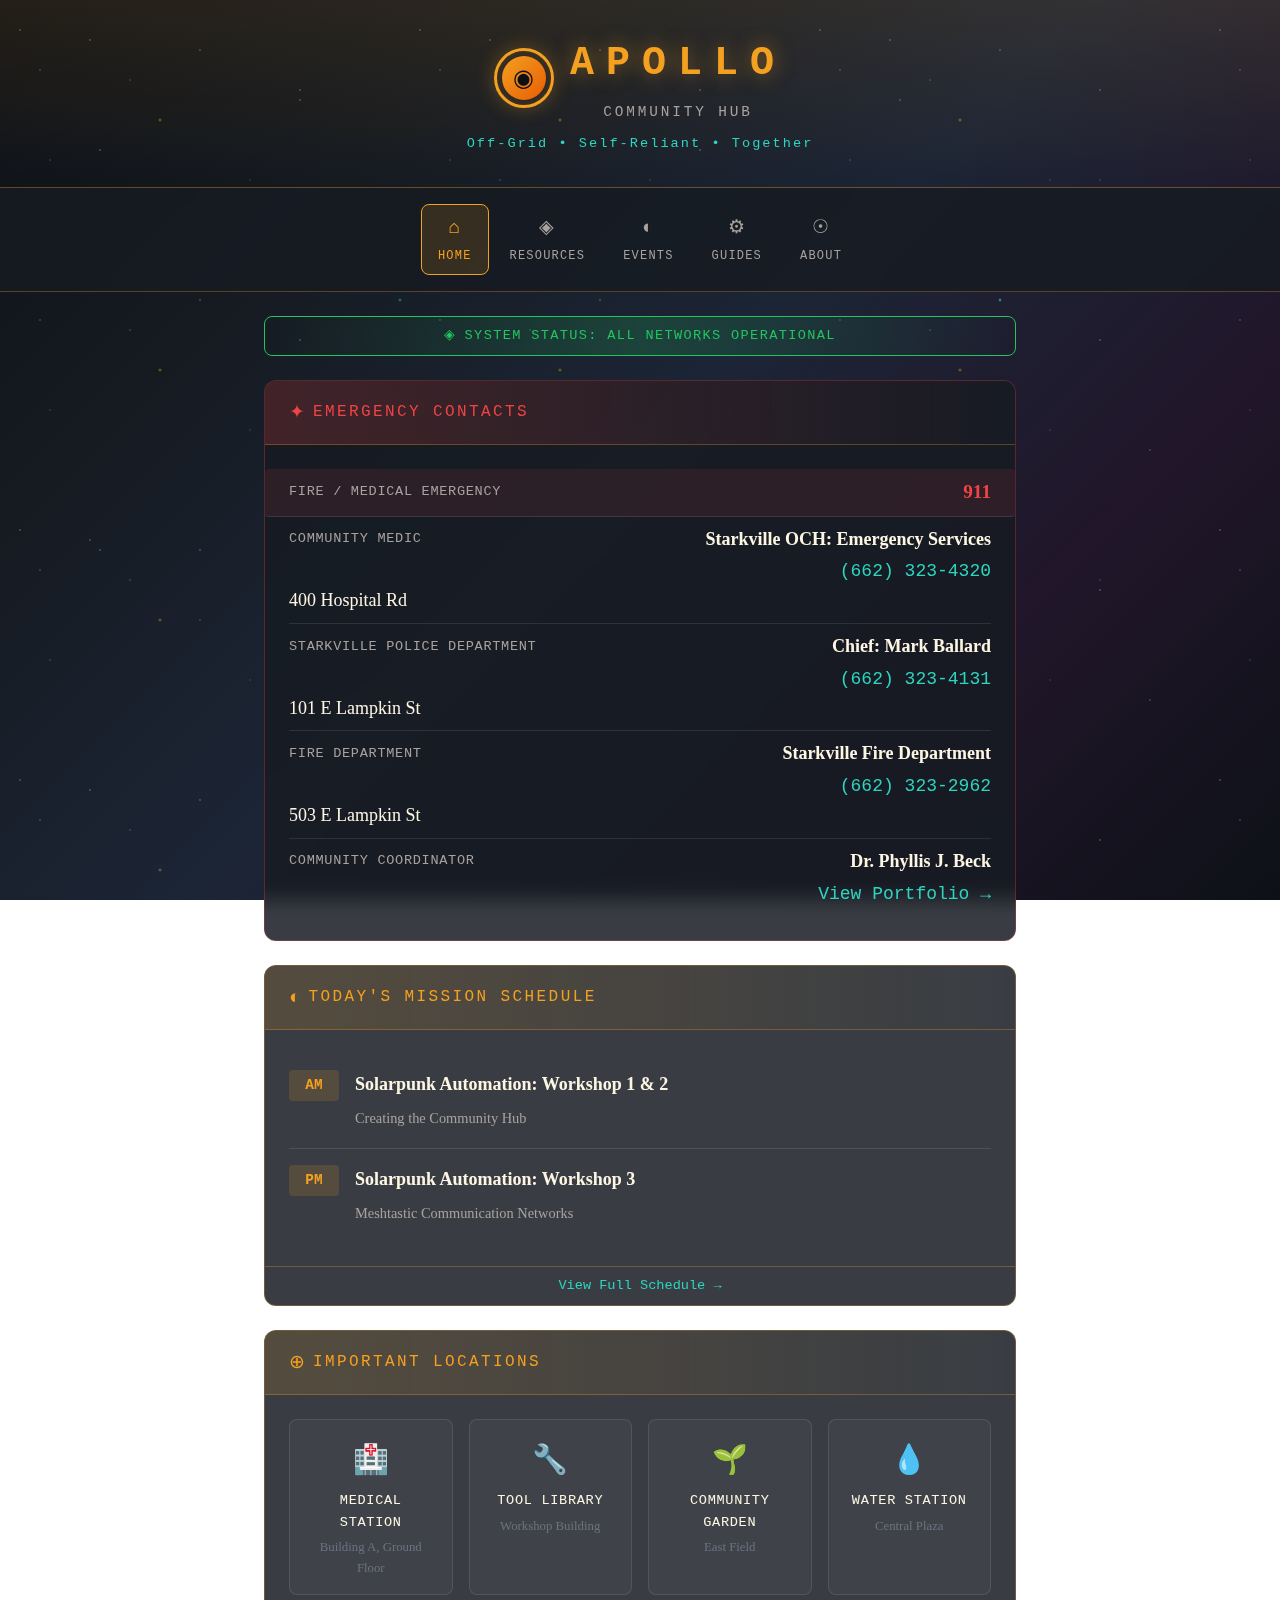
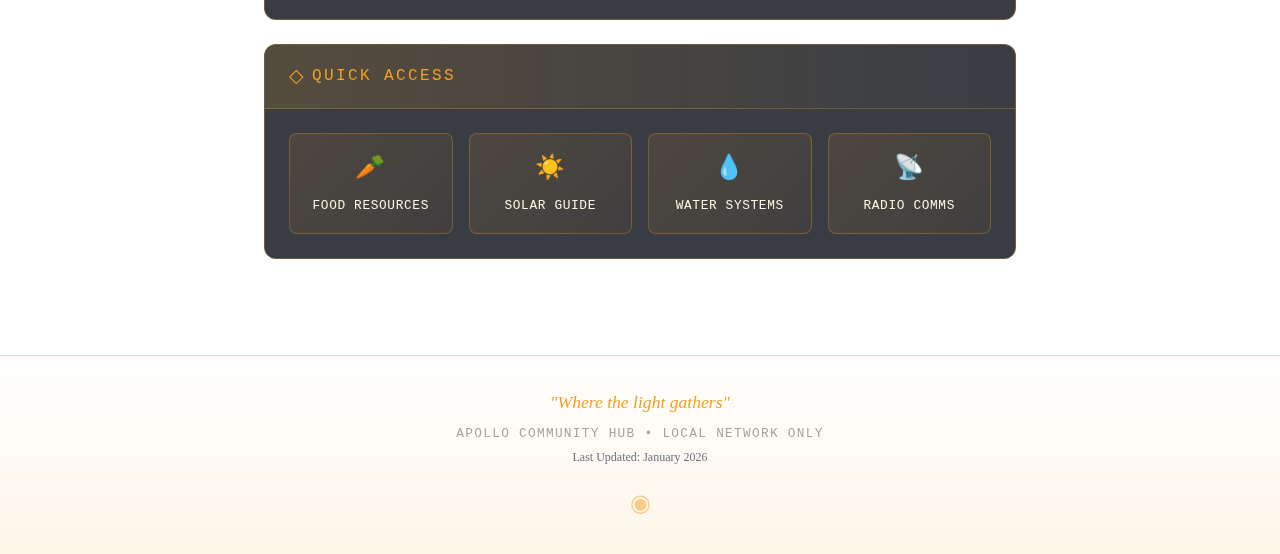
<file: index.html>
<!DOCTYPE html>
<html lang="en">
<head>
    <meta charset="UTF-8">
    <meta name="viewport" content="width=device-width, initial-scale=1.0">
    <title>Apollo Community Hub</title>
    <link rel="stylesheet" href="styles.css">
</head>
<body>
    <!-- Starfield background -->
    <div class="stars"></div>
    <div class="stars stars-2"></div>
    
    <header class="main-header">
        <div class="logo-container">
            <div class="logo-ring">
                <div class="logo-inner">
                    <span class="logo-icon">◉</span>
                </div>
            </div>
            <div class="logo-text">
                <h1>Apollo</h1>
                <span class="tagline">Community Hub</span>
            </div>
        </div>
        <p class="mission-statement">Off-Grid • Self-Reliant • Together</p>
    </header>

    <nav class="main-nav">
        <a href="index.html" class="nav-link active">
            <span class="nav-icon">⌂</span>
            <span class="nav-text">Home</span>
        </a>
        <a href="resources.html" class="nav-link">
            <span class="nav-icon">◈</span>
            <span class="nav-text">Resources</span>
        </a>
        <a href="events.html" class="nav-link">
            <span class="nav-icon">◐</span>
            <span class="nav-text">Events</span>
        </a>
        <a href="guides.html" class="nav-link">
            <span class="nav-icon">⚙</span>
            <span class="nav-text">Guides</span>
        </a>
        <a href="about.html" class="nav-link">
            <span class="nav-icon">☉</span>
            <span class="nav-text">About</span>
        </a>
    </nav>

    <main class="content">
        <!-- Alert Banner -->
        <div class="alert-banner">
            <span class="alert-icon">◈</span>
            <span class="alert-text">System Status: All Networks Operational</span>
        </div>

        <!-- Emergency Section -->
        <section class="card emergency-card">
            <div class="card-header">
                <span class="card-icon">✦</span>
                <h2>Emergency Contacts</h2>
            </div>
            <div class="card-content">
                <div class="contact-item critical">
                    <span class="contact-label">Fire / Medical Emergency</span>
                    <span class="contact-value">911</span>
                </div>
                <div class="contact-item">
                    <span class="contact-label">Community Medic</span>
                    <span class="contact-value">Starkville OCH: Emergency Services</span>
                    <span class="contact-phone">(662) 323-4320</span>
                    <span class="contact-address">400 Hospital Rd</span>
                </div>
                <div class="contact-item">
                    <span class="contact-label">Starkville Police Department</span>
                    <span class="contact-value">Chief: Mark Ballard</span>
                    <span class="contact-phone">(662) 323-4131</span>
                    <span class="contact-address">101 E Lampkin St</span>
                </div>
                <div class="contact-item">
                    <span class="contact-label">Fire Department</span>
                    <span class="contact-value">Starkville Fire Department</span>
                    <span class="contact-phone">(662) 323-2962</span>
                    <span class="contact-address">503 E Lampkin St</span>
                </div>
                <div class="contact-item">
                    <span class="contact-label">Community Coordinator</span>
                    <span class="contact-value"><a href="https://beckbishop.netlify.app/" style="color: var(--text-primary); text-decoration: none;">Dr. Phyllis J. Beck</a></span>
                    <a href="https://beckbishop.netlify.app/" class="contact-phone" style="text-decoration: none;">View Portfolio →</a>
                </div>
            </div>
        </section>

        <!-- Today's Schedule -->
        <section class="card schedule-card">
            <div class="card-header">
                <span class="card-icon">◐</span>
                <h2>Today's Mission Schedule</h2>
            </div>
            <div class="card-content">
                <div class="schedule-item">
                    <div class="schedule-time">AM</div>
                    <div class="schedule-details">
                        <span class="schedule-title">Solarpunk Automation: Workshop 1 & 2</span>
                        <span class="schedule-desc">Creating the Community Hub</span>
                    </div>
                </div>
                <div class="schedule-item">
                    <div class="schedule-time">PM</div>
                    <div class="schedule-details">
                        <span class="schedule-title">Solarpunk Automation: Workshop 3</span>
                        <span class="schedule-desc">Meshtastic Communication Networks</span>
                    </div>
                </div>
            </div>
            <a href="events.html" class="card-link">View Full Schedule →</a>
        </section>

        <!-- Important Locations -->
        <section class="card locations-card">
            <div class="card-header">
                <span class="card-icon">⊕</span>
                <h2>Important Locations</h2>
            </div>
            <div class="card-content">
                <div class="location-grid">
                    <div class="location-item">
                        <span class="location-icon">🏥</span>
                        <span class="location-name">Medical Station</span>
                        <span class="location-detail">Building A, Ground Floor</span>
                    </div>
                    <div class="location-item">
                        <span class="location-icon">🔧</span>
                        <span class="location-name">Tool Library</span>
                        <span class="location-detail">Workshop Building</span>
                    </div>
                    <div class="location-item">
                        <span class="location-icon">🌱</span>
                        <span class="location-name">Community Garden</span>
                        <span class="location-detail">East Field</span>
                    </div>
                    <div class="location-item">
                        <span class="location-icon">💧</span>
                        <span class="location-name">Water Station</span>
                        <span class="location-detail">Central Plaza</span>
                    </div>
                </div>
            </div>
        </section>

        <!-- Quick Links -->
        <section class="card quicklinks-card">
            <div class="card-header">
                <span class="card-icon">◇</span>
                <h2>Quick Access</h2>
            </div>
            <div class="card-content">
                <div class="quicklinks-grid">
                    <a href="resources.html#food" class="quicklink">
                        <span class="quicklink-icon">🥕</span>
                        <span>Food Resources</span>
                    </a>
                    <a href="guides.html#solar" class="quicklink">
                        <span class="quicklink-icon">☀️</span>
                        <span>Solar Guide</span>
                    </a>
                    <a href="resources.html#water" class="quicklink">
                        <span class="quicklink-icon">💧</span>
                        <span>Water Systems</span>
                    </a>
                    <a href="guides.html#radio" class="quicklink">
                        <span class="quicklink-icon">📡</span>
                        <span>Radio Comms</span>
                    </a>
                </div>
            </div>
        </section>
    </main>

    <footer class="main-footer">
        <div class="footer-content">
            <p class="footer-motto">"Where the light gathers"</p>
            <p class="footer-info">Apollo Community Hub • Local Network Only</p>
            <p class="footer-update">Last Updated: January 2026</p>
        </div>
        <div class="footer-decoration">
            <span>◉</span>
        </div>
    </footer>
</body>
</html>
</file>
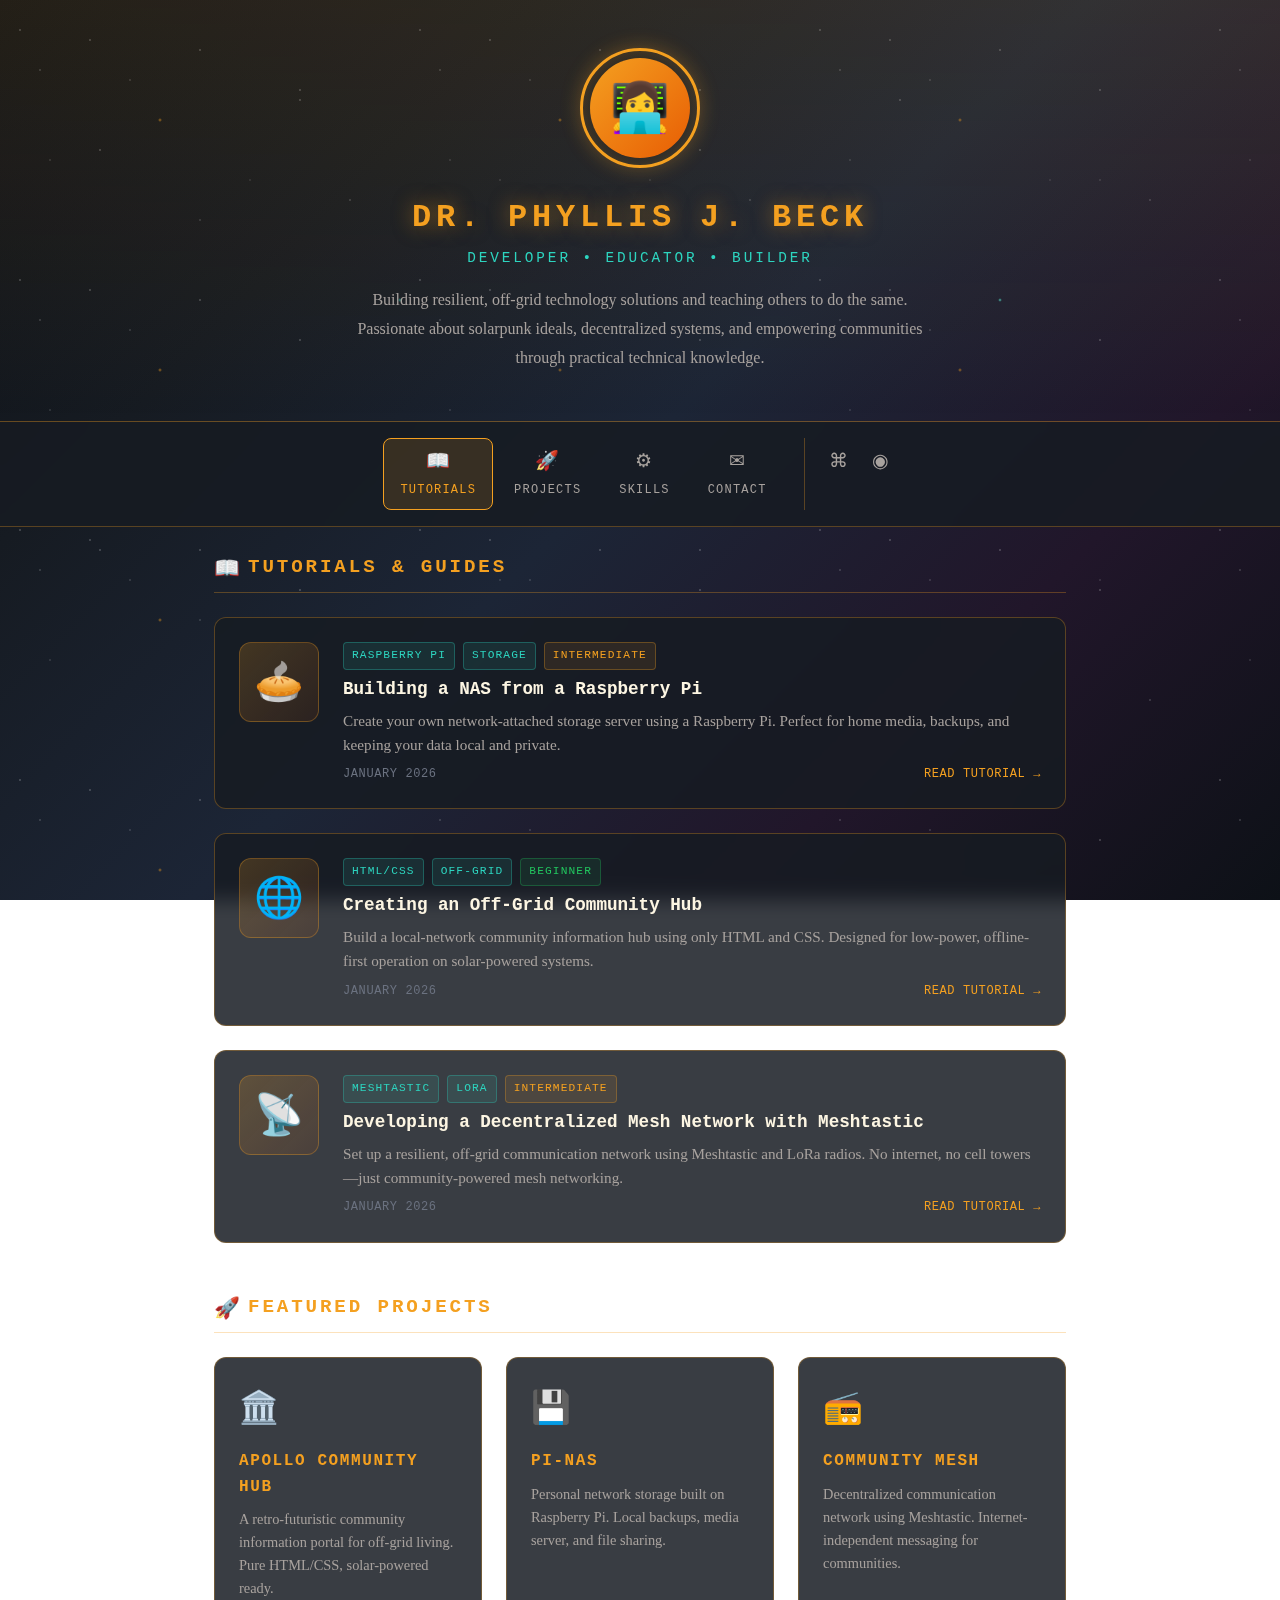
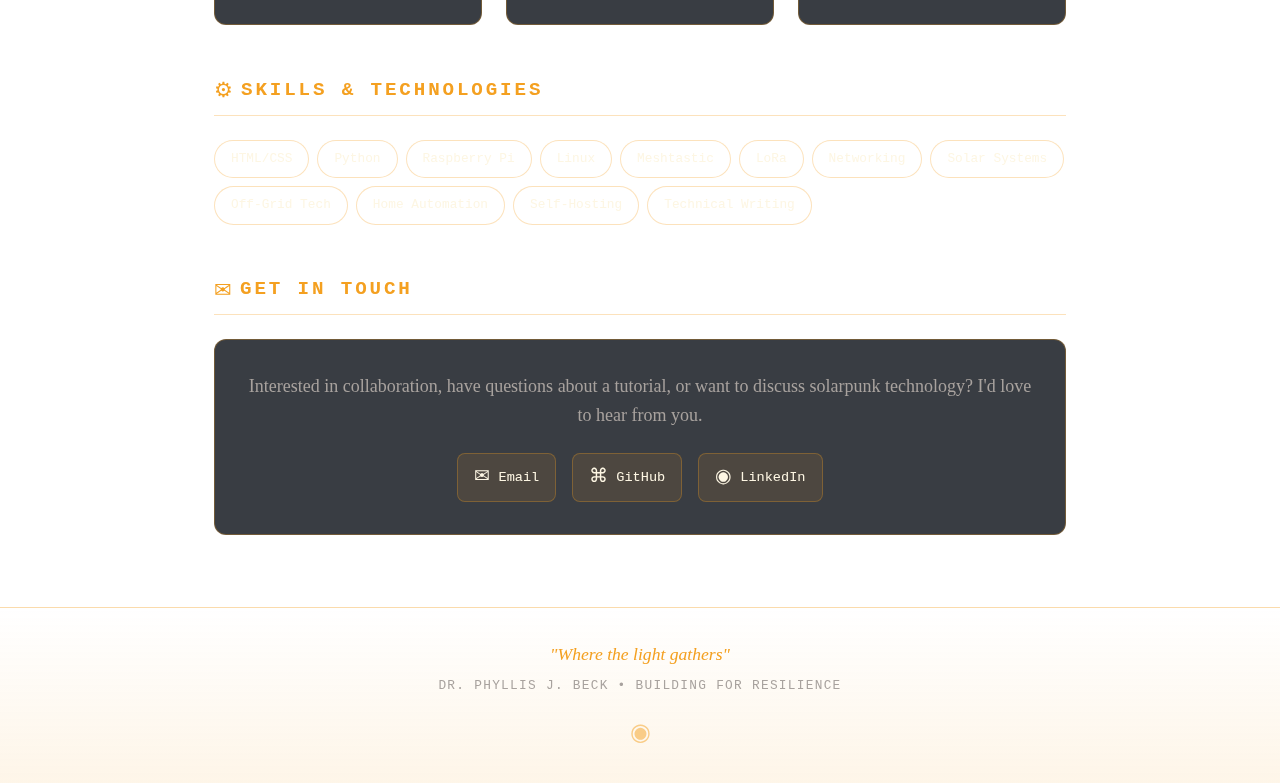
<file: beck-dev/index.html>
<!DOCTYPE html>
<html lang="en">
<head>
    <meta charset="UTF-8">
    <meta name="viewport" content="width=device-width, initial-scale=1.0">
    <title>Dr. Phyllis J. Beck | Developer & Educator</title>
    <link rel="stylesheet" href="styles.css">
</head>
<body>
    <!-- Starfield background -->
    <div class="stars"></div>
    <div class="stars stars-2"></div>
    
    <!-- Hero Section -->
    <header class="hero">
        <div class="avatar-container">
            <div class="avatar-ring">
                <div class="avatar-inner">👩‍💻</div>
            </div>
        </div>
        <h1>Dr. Phyllis J. Beck</h1>
        <p class="title">Developer • Educator • Builder</p>
        <p class="bio">
            Building resilient, off-grid technology solutions and teaching others to do the same. 
            Passionate about solarpunk ideals, decentralized systems, and empowering communities 
            through practical technical knowledge.
        </p>
    </header>

    <!-- Navigation -->
    <nav class="main-nav">
        <a href="#tutorials" class="nav-link active">
            <span class="nav-icon">📖</span>
            <span class="nav-text">Tutorials</span>
        </a>
        <a href="#projects" class="nav-link">
            <span class="nav-icon">🚀</span>
            <span class="nav-text">Projects</span>
        </a>
        <a href="#skills" class="nav-link">
            <span class="nav-icon">⚙</span>
            <span class="nav-text">Skills</span>
        </a>
        <a href="#contact" class="nav-link">
            <span class="nav-icon">✉</span>
            <span class="nav-text">Contact</span>
        </a>
        <div class="social-links">
            <a href="https://github.com/" class="social-link" title="GitHub">⌘</a>
            <a href="https://linkedin.com/" class="social-link" title="LinkedIn">◉</a>
        </div>
    </nav>

    <main class="content">
        <!-- Tutorials Section -->
        <section id="tutorials">
            <div class="section-header">
                <span class="section-icon">📖</span>
                <h2>Tutorials & Guides</h2>
            </div>
            
            <div class="tutorials-grid">
                <!-- Tutorial 1: Raspberry Pi NAS -->
                <a href="tutorials/raspberry-pi-nas.html" class="tutorial-card">
                    <div class="tutorial-card-inner">
                        <div class="tutorial-icon">🥧</div>
                        <div class="tutorial-content">
                            <div class="tutorial-meta">
                                <span class="tutorial-tag">Raspberry Pi</span>
                                <span class="tutorial-tag">Storage</span>
                                <span class="tutorial-tag difficulty-intermediate">Intermediate</span>
                            </div>
                            <h3 class="tutorial-title">Building a NAS from a Raspberry Pi</h3>
                            <p class="tutorial-excerpt">
                                Create your own network-attached storage server using a Raspberry Pi. 
                                Perfect for home media, backups, and keeping your data local and private.
                            </p>
                            <div class="tutorial-footer">
                                <span class="tutorial-date">January 2026</span>
                                <span class="tutorial-read-more">Read Tutorial →</span>
                            </div>
                        </div>
                    </div>
                </a>

                <!-- Tutorial 2: Off-Grid Community Hub -->
                <a href="tutorials/community-hub.html" class="tutorial-card">
                    <div class="tutorial-card-inner">
                        <div class="tutorial-icon">🌐</div>
                        <div class="tutorial-content">
                            <div class="tutorial-meta">
                                <span class="tutorial-tag">HTML/CSS</span>
                                <span class="tutorial-tag">Off-Grid</span>
                                <span class="tutorial-tag difficulty-beginner">Beginner</span>
                            </div>
                            <h3 class="tutorial-title">Creating an Off-Grid Community Hub</h3>
                            <p class="tutorial-excerpt">
                                Build a local-network community information hub using only HTML and CSS. 
                                Designed for low-power, offline-first operation on solar-powered systems.
                            </p>
                            <div class="tutorial-footer">
                                <span class="tutorial-date">January 2026</span>
                                <span class="tutorial-read-more">Read Tutorial →</span>
                            </div>
                        </div>
                    </div>
                </a>

                <!-- Tutorial 3: Meshtastic Mesh Network -->
                <a href="tutorials/meshtastic-mesh.html" class="tutorial-card">
                    <div class="tutorial-card-inner">
                        <div class="tutorial-icon">📡</div>
                        <div class="tutorial-content">
                            <div class="tutorial-meta">
                                <span class="tutorial-tag">Meshtastic</span>
                                <span class="tutorial-tag">LoRa</span>
                                <span class="tutorial-tag difficulty-intermediate">Intermediate</span>
                            </div>
                            <h3 class="tutorial-title">Developing a Decentralized Mesh Network with Meshtastic</h3>
                            <p class="tutorial-excerpt">
                                Set up a resilient, off-grid communication network using Meshtastic and LoRa radios. 
                                No internet, no cell towers—just community-powered mesh networking.
                            </p>
                            <div class="tutorial-footer">
                                <span class="tutorial-date">January 2026</span>
                                <span class="tutorial-read-more">Read Tutorial →</span>
                            </div>
                        </div>
                    </div>
                </a>
            </div>
        </section>

        <!-- Projects Section -->
        <section id="projects" style="margin-top: var(--space-2xl);">
            <div class="section-header">
                <span class="section-icon">🚀</span>
                <h2>Featured Projects</h2>
            </div>
            
            <div class="projects-grid">
                <div class="project-card">
                    <div class="project-icon">🏛️</div>
                    <h3 class="project-title">Apollo Community Hub</h3>
                    <p class="project-desc">
                        A retro-futuristic community information portal for off-grid living. 
                        Pure HTML/CSS, solar-powered ready.
                    </p>
                </div>
                
                <div class="project-card">
                    <div class="project-icon">💾</div>
                    <h3 class="project-title">Pi-NAS</h3>
                    <p class="project-desc">
                        Personal network storage built on Raspberry Pi. Local backups, 
                        media server, and file sharing.
                    </p>
                </div>
                
                <div class="project-card">
                    <div class="project-icon">📻</div>
                    <h3 class="project-title">Community Mesh</h3>
                    <p class="project-desc">
                        Decentralized communication network using Meshtastic. 
                        Internet-independent messaging for communities.
                    </p>
                </div>
            </div>
        </section>

        <!-- Skills Section -->
        <section id="skills" style="margin-top: var(--space-2xl);">
            <div class="section-header">
                <span class="section-icon">⚙</span>
                <h2>Skills & Technologies</h2>
            </div>
            
            <div class="skills-grid">
                <span class="skill-tag">HTML/CSS</span>
                <span class="skill-tag">Python</span>
                <span class="skill-tag">Raspberry Pi</span>
                <span class="skill-tag">Linux</span>
                <span class="skill-tag">Meshtastic</span>
                <span class="skill-tag">LoRa</span>
                <span class="skill-tag">Networking</span>
                <span class="skill-tag">Solar Systems</span>
                <span class="skill-tag">Off-Grid Tech</span>
                <span class="skill-tag">Home Automation</span>
                <span class="skill-tag">Self-Hosting</span>
                <span class="skill-tag">Technical Writing</span>
            </div>
        </section>

        <!-- Contact Section -->
        <section id="contact" style="margin-top: var(--space-2xl);">
            <div class="section-header">
                <span class="section-icon">✉</span>
                <h2>Get In Touch</h2>
            </div>
            
            <div class="contact-card">
                <p>
                    Interested in collaboration, have questions about a tutorial, 
                    or want to discuss solarpunk technology? I'd love to hear from you.
                </p>
                <div class="contact-methods">
                    <a href="mailto:hello@example.com" class="contact-method">
                        <span class="contact-method-icon">✉</span>
                        <span>Email</span>
                    </a>
                    <a href="https://github.com/" class="contact-method">
                        <span class="contact-method-icon">⌘</span>
                        <span>GitHub</span>
                    </a>
                    <a href="https://linkedin.com/" class="contact-method">
                        <span class="contact-method-icon">◉</span>
                        <span>LinkedIn</span>
                    </a>
                </div>
            </div>
        </section>
    </main>

    <footer class="main-footer">
        <div class="footer-content">
            <p class="footer-motto">"Where the light gathers"</p>
            <p class="footer-info">Dr. Phyllis J. Beck • Building for Resilience</p>
        </div>
        <div class="footer-decoration">
            <span>◉</span>
        </div>
    </footer>
</body>
</html>
</file>
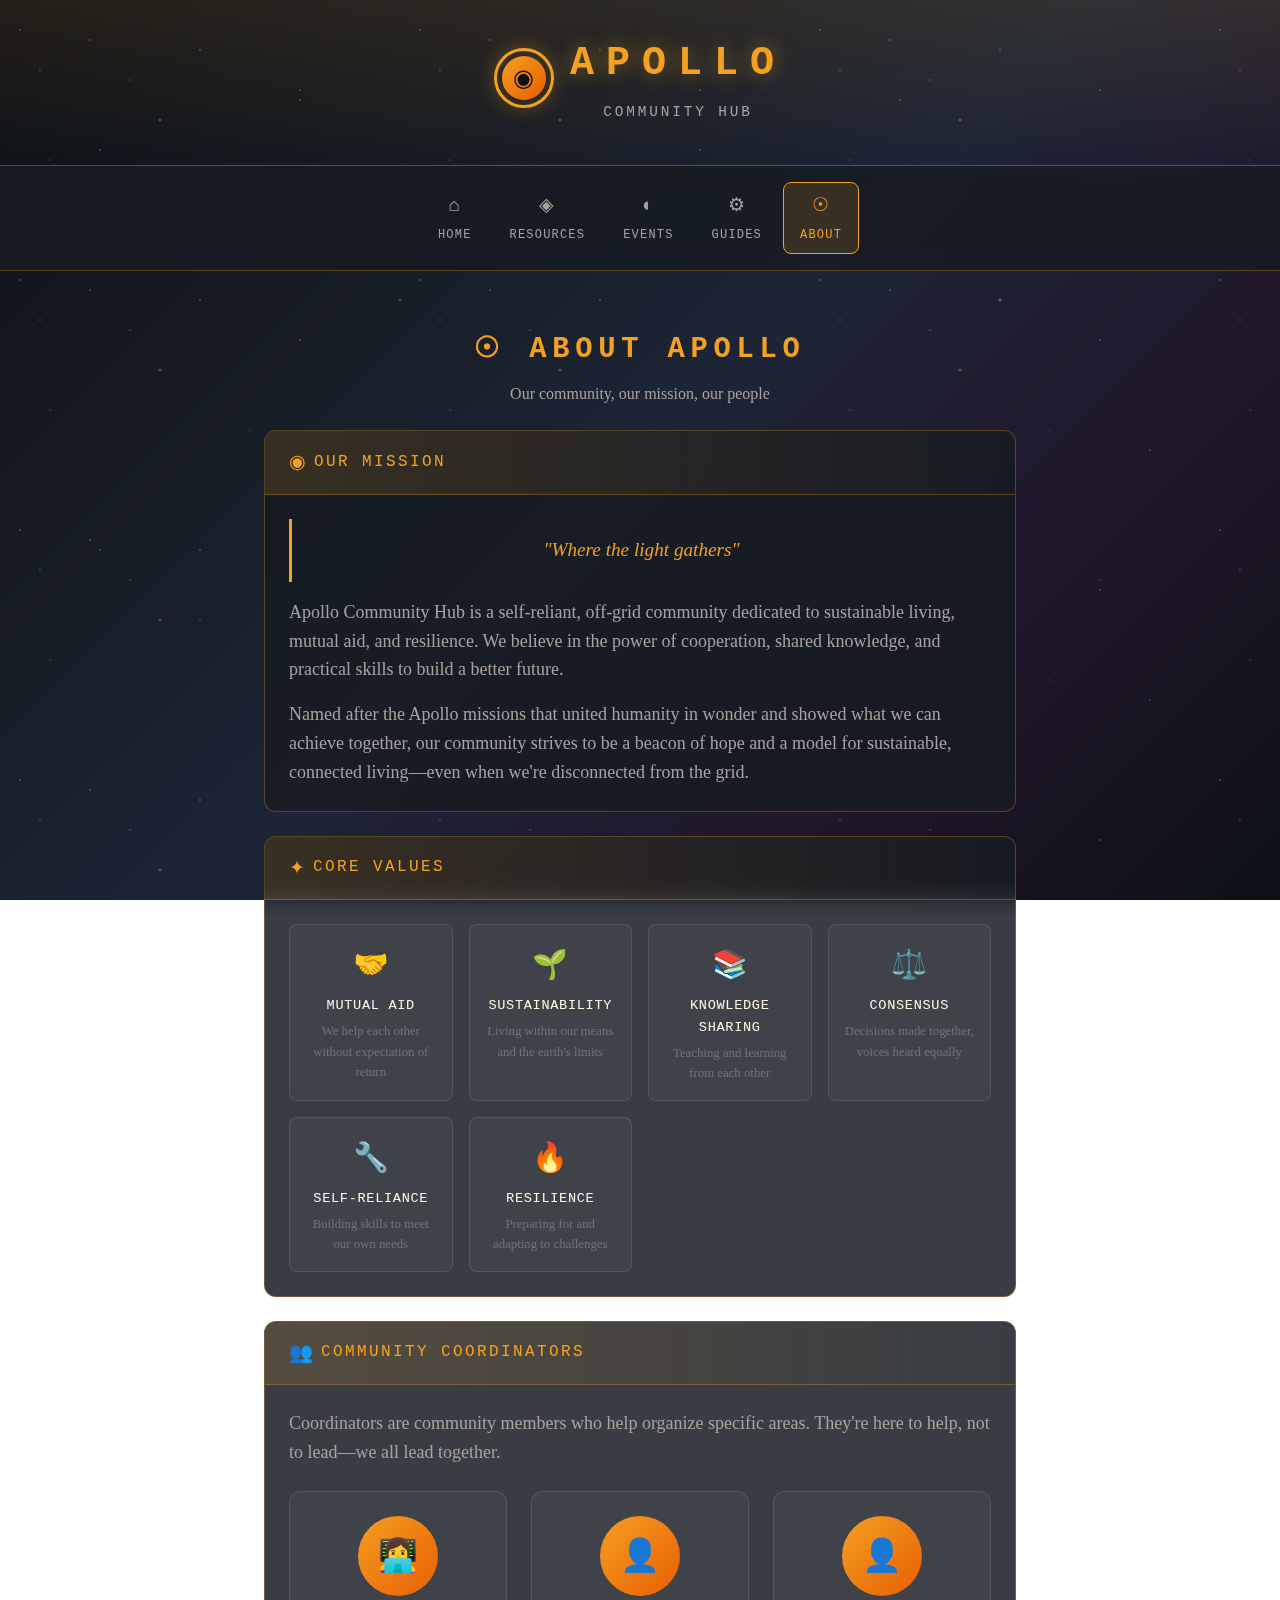
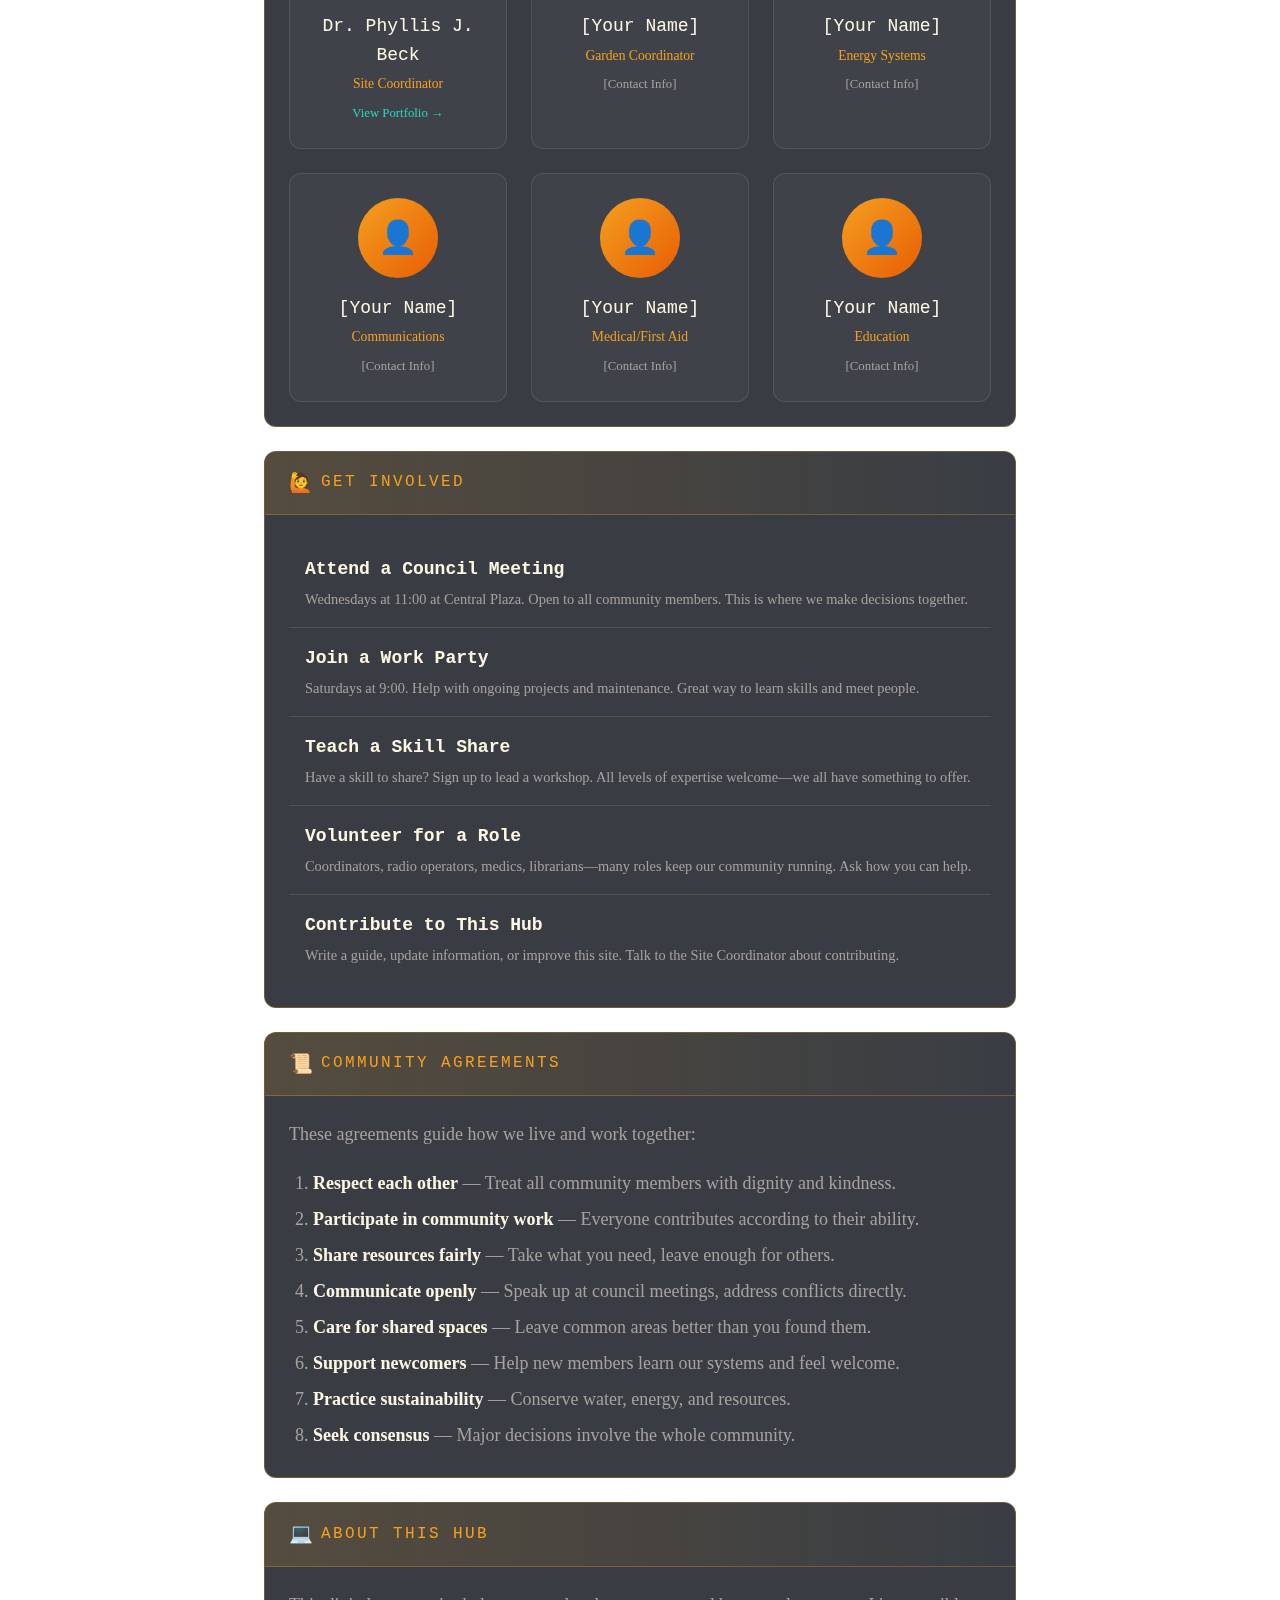
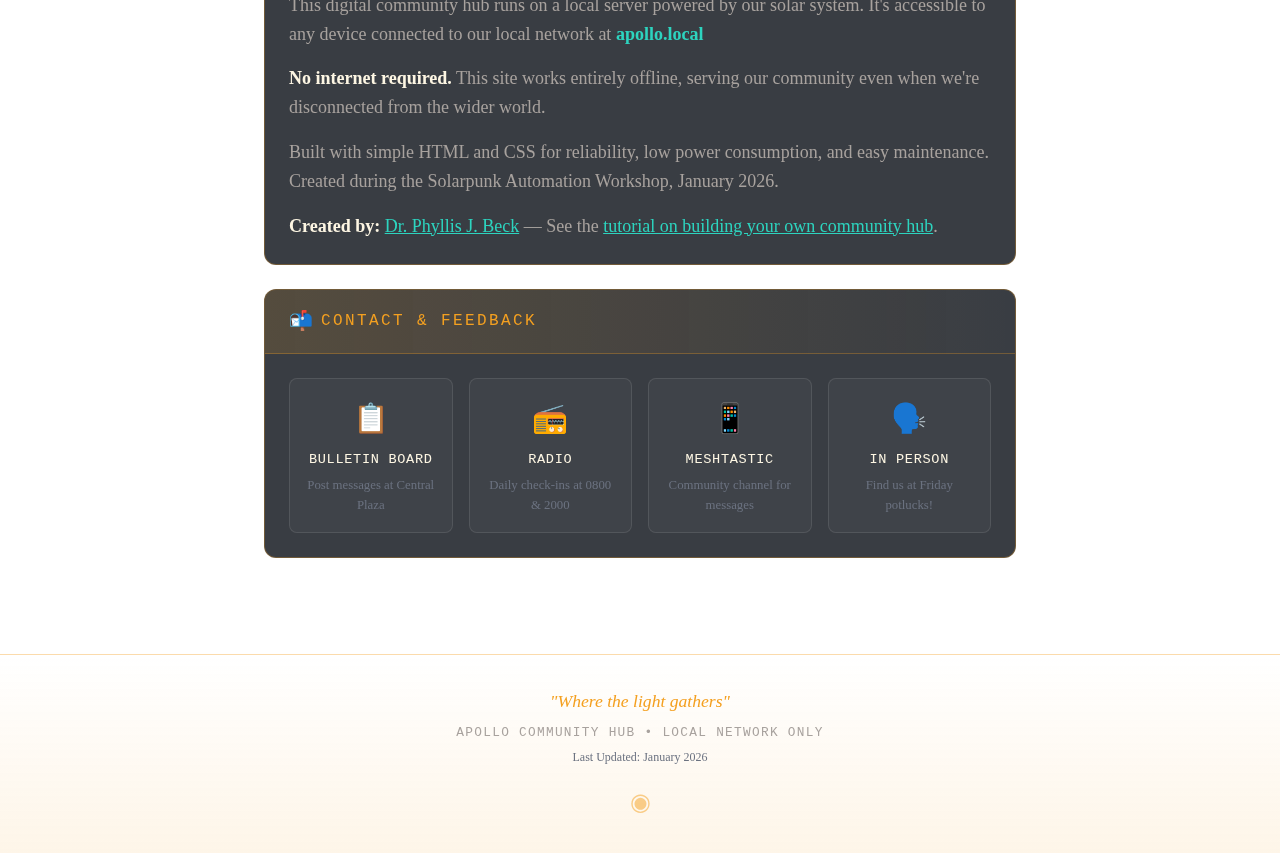
<file: about.html>
<!DOCTYPE html>
<html lang="en">
<head>
    <meta charset="UTF-8">
    <meta name="viewport" content="width=device-width, initial-scale=1.0">
    <title>About | Apollo Community Hub</title>
    <link rel="stylesheet" href="styles.css">
</head>
<body>
    <div class="stars"></div>
    <div class="stars stars-2"></div>
    
    <header class="main-header">
        <div class="logo-container">
            <div class="logo-ring">
                <div class="logo-inner">
                    <span class="logo-icon">◉</span>
                </div>
            </div>
            <div class="logo-text">
                <h1>Apollo</h1>
                <span class="tagline">Community Hub</span>
            </div>
        </div>
    </header>

    <nav class="main-nav">
        <a href="index.html" class="nav-link">
            <span class="nav-icon">⌂</span>
            <span class="nav-text">Home</span>
        </a>
        <a href="resources.html" class="nav-link">
            <span class="nav-icon">◈</span>
            <span class="nav-text">Resources</span>
        </a>
        <a href="events.html" class="nav-link">
            <span class="nav-icon">◐</span>
            <span class="nav-text">Events</span>
        </a>
        <a href="guides.html" class="nav-link">
            <span class="nav-icon">⚙</span>
            <span class="nav-text">Guides</span>
        </a>
        <a href="about.html" class="nav-link active">
            <span class="nav-icon">☉</span>
            <span class="nav-text">About</span>
        </a>
    </nav>

    <main class="content">
        <div class="page-header">
            <h1>☉ About Apollo</h1>
            <p>Our community, our mission, our people</p>
        </div>

        <!-- Mission Statement -->
        <section class="card">
            <div class="card-header">
                <span class="card-icon">◉</span>
                <h2>Our Mission</h2>
            </div>
            <div class="card-content">
                <blockquote style="font-size: 1.2rem; color: var(--apollo-gold); font-style: italic; text-align: center; padding: 1rem; border-left: 3px solid var(--apollo-gold); margin: 0 0 1rem 0;">
                    "Where the light gathers"
                </blockquote>
                <p style="color: var(--text-secondary); margin-bottom: 1rem;">
                    Apollo Community Hub is a self-reliant, off-grid community dedicated to sustainable living, mutual aid, and resilience. We believe in the power of cooperation, shared knowledge, and practical skills to build a better future.
                </p>
                <p style="color: var(--text-secondary);">
                    Named after the Apollo missions that united humanity in wonder and showed what we can achieve together, our community strives to be a beacon of hope and a model for sustainable, connected living—even when we're disconnected from the grid.
                </p>
            </div>
        </section>

        <!-- Core Values -->
        <section class="card">
            <div class="card-header">
                <span class="card-icon">✦</span>
                <h2>Core Values</h2>
            </div>
            <div class="card-content">
                <div class="location-grid">
                    <div class="location-item">
                        <span class="location-icon">🤝</span>
                        <span class="location-name">Mutual Aid</span>
                        <span class="location-detail">We help each other without expectation of return</span>
                    </div>
                    <div class="location-item">
                        <span class="location-icon">🌱</span>
                        <span class="location-name">Sustainability</span>
                        <span class="location-detail">Living within our means and the earth's limits</span>
                    </div>
                    <div class="location-item">
                        <span class="location-icon">📚</span>
                        <span class="location-name">Knowledge Sharing</span>
                        <span class="location-detail">Teaching and learning from each other</span>
                    </div>
                    <div class="location-item">
                        <span class="location-icon">⚖️</span>
                        <span class="location-name">Consensus</span>
                        <span class="location-detail">Decisions made together, voices heard equally</span>
                    </div>
                    <div class="location-item">
                        <span class="location-icon">🔧</span>
                        <span class="location-name">Self-Reliance</span>
                        <span class="location-detail">Building skills to meet our own needs</span>
                    </div>
                    <div class="location-item">
                        <span class="location-icon">🔥</span>
                        <span class="location-name">Resilience</span>
                        <span class="location-detail">Preparing for and adapting to challenges</span>
                    </div>
                </div>
            </div>
        </section>

        <!-- Community Coordinators -->
        <section class="card">
            <div class="card-header">
                <span class="card-icon">👥</span>
                <h2>Community Coordinators</h2>
            </div>
            <div class="card-content">
                <p style="color: var(--text-secondary); margin-bottom: 1.5rem;">
                    Coordinators are community members who help organize specific areas. They're here to help, not to lead—we all lead together.
                </p>
                <div class="people-grid">
                    <a href="https://beckbishop.netlify.app/" class="person-card" style="text-decoration: none; color: inherit;">
                        <div class="person-avatar">👩‍💻</div>
                        <div class="person-name">Dr. Phyllis J. Beck</div>
                        <div class="person-role">Site Coordinator</div>
                        <div class="person-contact" style="color: var(--retro-teal);">View Portfolio →</div>
                    </a>
                    <div class="person-card">
                        <div class="person-avatar">👤</div>
                        <div class="person-name">[Your Name]</div>
                        <div class="person-role">Garden Coordinator</div>
                        <div class="person-contact">[Contact Info]</div>
                    </div>
                    <div class="person-card">
                        <div class="person-avatar">👤</div>
                        <div class="person-name">[Your Name]</div>
                        <div class="person-role">Energy Systems</div>
                        <div class="person-contact">[Contact Info]</div>
                    </div>
                    <div class="person-card">
                        <div class="person-avatar">👤</div>
                        <div class="person-name">[Your Name]</div>
                        <div class="person-role">Communications</div>
                        <div class="person-contact">[Contact Info]</div>
                    </div>
                    <div class="person-card">
                        <div class="person-avatar">👤</div>
                        <div class="person-name">[Your Name]</div>
                        <div class="person-role">Medical/First Aid</div>
                        <div class="person-contact">[Contact Info]</div>
                    </div>
                    <div class="person-card">
                        <div class="person-avatar">👤</div>
                        <div class="person-name">[Your Name]</div>
                        <div class="person-role">Education</div>
                        <div class="person-contact">[Contact Info]</div>
                    </div>
                </div>
            </div>
        </section>

        <!-- How to Get Involved -->
        <section class="card">
            <div class="card-header">
                <span class="card-icon">🙋</span>
                <h2>Get Involved</h2>
            </div>
            <div class="card-content">
                <ul class="resource-list">
                    <li class="resource-item">
                        <div class="resource-title">Attend a Council Meeting</div>
                        <div class="resource-desc">Wednesdays at 11:00 at Central Plaza. Open to all community members. This is where we make decisions together.</div>
                    </li>
                    <li class="resource-item">
                        <div class="resource-title">Join a Work Party</div>
                        <div class="resource-desc">Saturdays at 9:00. Help with ongoing projects and maintenance. Great way to learn skills and meet people.</div>
                    </li>
                    <li class="resource-item">
                        <div class="resource-title">Teach a Skill Share</div>
                        <div class="resource-desc">Have a skill to share? Sign up to lead a workshop. All levels of expertise welcome—we all have something to offer.</div>
                    </li>
                    <li class="resource-item">
                        <div class="resource-title">Volunteer for a Role</div>
                        <div class="resource-desc">Coordinators, radio operators, medics, librarians—many roles keep our community running. Ask how you can help.</div>
                    </li>
                    <li class="resource-item">
                        <div class="resource-title">Contribute to This Hub</div>
                        <div class="resource-desc">Write a guide, update information, or improve this site. Talk to the Site Coordinator about contributing.</div>
                    </li>
                </ul>
            </div>
        </section>

        <!-- Community Agreements -->
        <section class="card">
            <div class="card-header">
                <span class="card-icon">📜</span>
                <h2>Community Agreements</h2>
            </div>
            <div class="card-content">
                <p style="color: var(--text-secondary); margin-bottom: 1rem;">
                    These agreements guide how we live and work together:
                </p>
                <ol style="color: var(--text-secondary); padding-left: 1.5rem; line-height: 2;">
                    <li><strong style="color: var(--text-primary);">Respect each other</strong> — Treat all community members with dignity and kindness.</li>
                    <li><strong style="color: var(--text-primary);">Participate in community work</strong> — Everyone contributes according to their ability.</li>
                    <li><strong style="color: var(--text-primary);">Share resources fairly</strong> — Take what you need, leave enough for others.</li>
                    <li><strong style="color: var(--text-primary);">Communicate openly</strong> — Speak up at council meetings, address conflicts directly.</li>
                    <li><strong style="color: var(--text-primary);">Care for shared spaces</strong> — Leave common areas better than you found them.</li>
                    <li><strong style="color: var(--text-primary);">Support newcomers</strong> — Help new members learn our systems and feel welcome.</li>
                    <li><strong style="color: var(--text-primary);">Practice sustainability</strong> — Conserve water, energy, and resources.</li>
                    <li><strong style="color: var(--text-primary);">Seek consensus</strong> — Major decisions involve the whole community.</li>
                </ol>
            </div>
        </section>

        <!-- About This Hub -->
        <section class="card">
            <div class="card-header">
                <span class="card-icon">💻</span>
                <h2>About This Hub</h2>
            </div>
            <div class="card-content">
                <p style="color: var(--text-secondary); margin-bottom: 1rem;">
                    This digital community hub runs on a local server powered by our solar system. It's accessible to any device connected to our local network at <strong style="color: var(--retro-teal);">apollo.local</strong>
                </p>
                <p style="color: var(--text-secondary); margin-bottom: 1rem;">
                    <strong style="color: var(--text-primary);">No internet required.</strong> This site works entirely offline, serving our community even when we're disconnected from the wider world.
                </p>
                <p style="color: var(--text-secondary); margin-bottom: 1rem;">
                    Built with simple HTML and CSS for reliability, low power consumption, and easy maintenance. Created during the Solarpunk Automation Workshop, January 2026.
                </p>
                <p style="color: var(--text-secondary);">
                    <strong style="color: var(--text-primary);">Created by:</strong> <a href="https://beckbishop.netlify.app/" style="color: var(--retro-teal);">Dr. Phyllis J. Beck</a> — See the <a href="https://beckbishop.netlify.app/tutorials/community-hub.html" style="color: var(--retro-teal);">tutorial on building your own community hub</a>.
                </p>
            </div>
        </section>

        <!-- Contact -->
        <section class="card">
            <div class="card-header">
                <span class="card-icon">📬</span>
                <h2>Contact & Feedback</h2>
            </div>
            <div class="card-content">
                <div class="location-grid">
                    <div class="location-item">
                        <span class="location-icon">📋</span>
                        <span class="location-name">Bulletin Board</span>
                        <span class="location-detail">Post messages at Central Plaza</span>
                    </div>
                    <div class="location-item">
                        <span class="location-icon">📻</span>
                        <span class="location-name">Radio</span>
                        <span class="location-detail">Daily check-ins at 0800 & 2000</span>
                    </div>
                    <div class="location-item">
                        <span class="location-icon">📱</span>
                        <span class="location-name">Meshtastic</span>
                        <span class="location-detail">Community channel for messages</span>
                    </div>
                    <div class="location-item">
                        <span class="location-icon">🗣️</span>
                        <span class="location-name">In Person</span>
                        <span class="location-detail">Find us at Friday potlucks!</span>
                    </div>
                </div>
            </div>
        </section>
    </main>

    <footer class="main-footer">
        <div class="footer-content">
            <p class="footer-motto">"Where the light gathers"</p>
            <p class="footer-info">Apollo Community Hub • Local Network Only</p>
            <p class="footer-update">Last Updated: January 2026</p>
        </div>
        <div class="footer-decoration">
            <span>◉</span>
        </div>
    </footer>
</body>
</html>
</file>
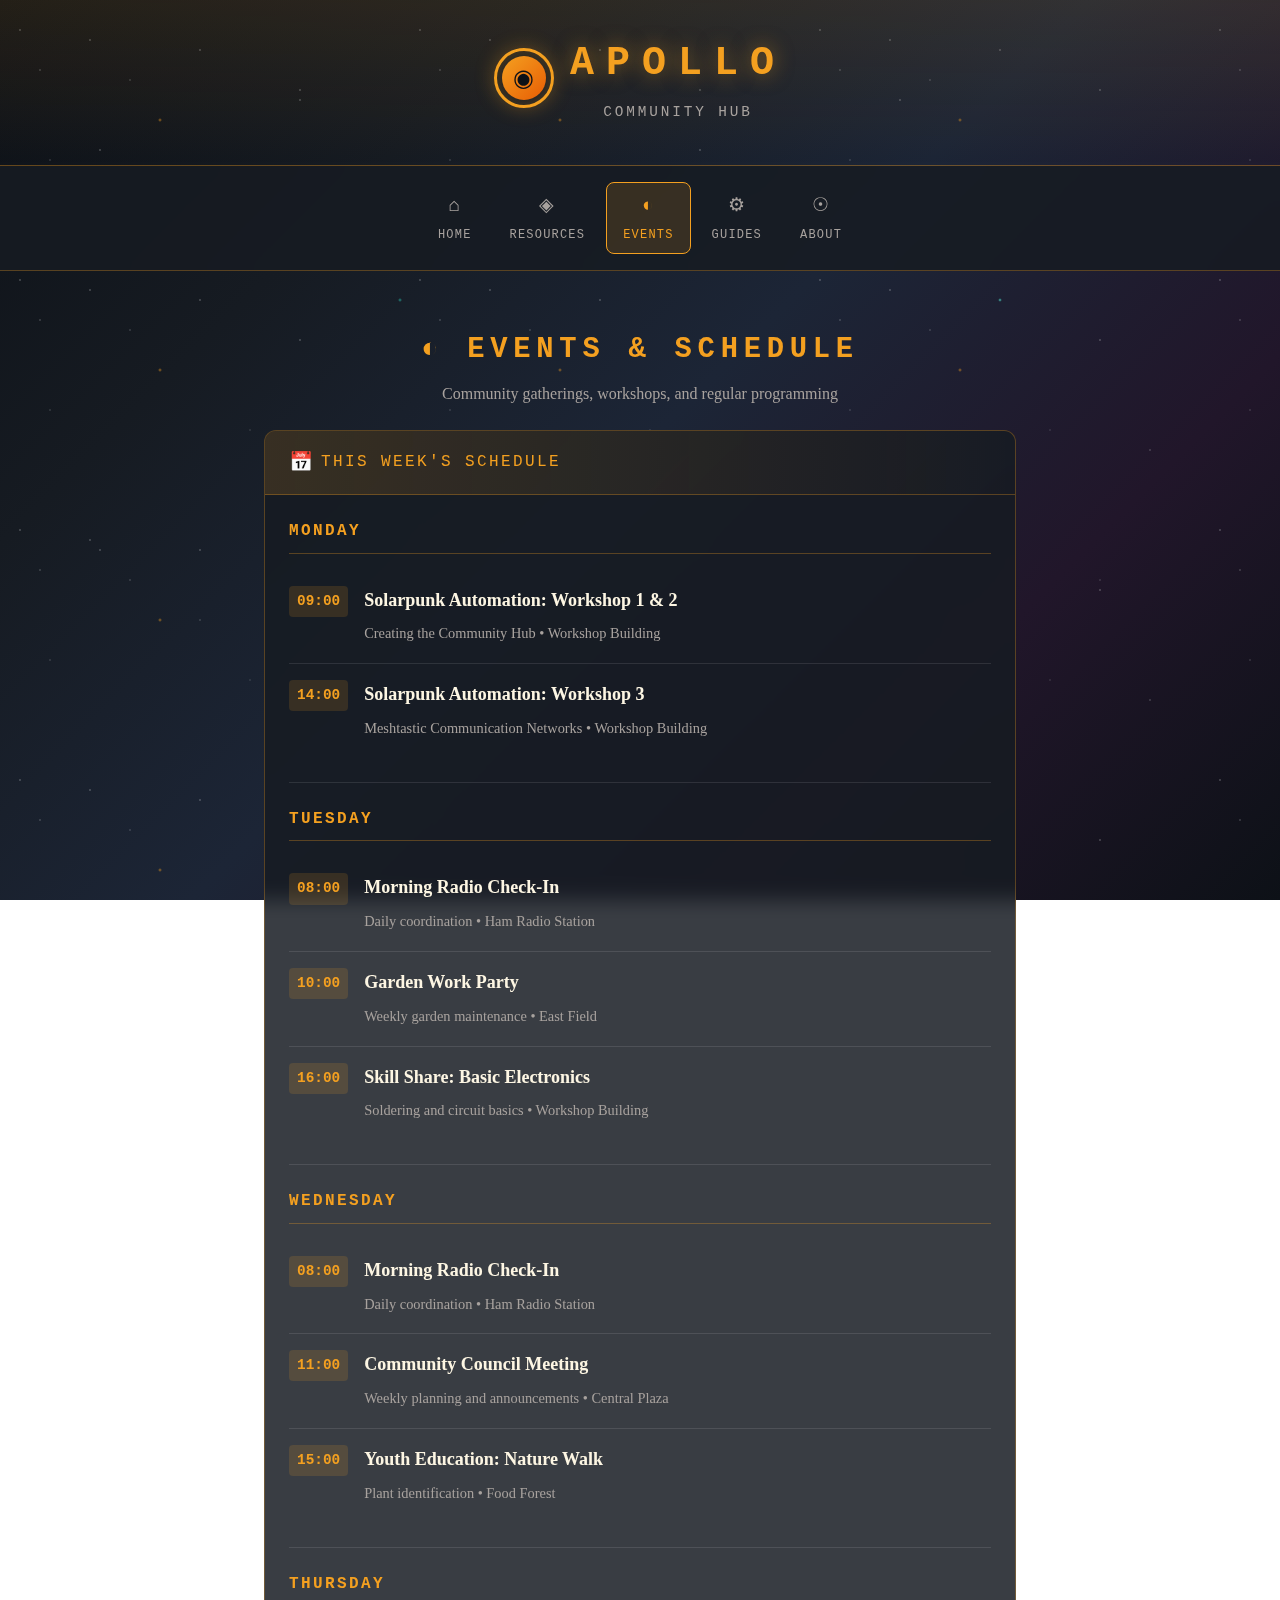
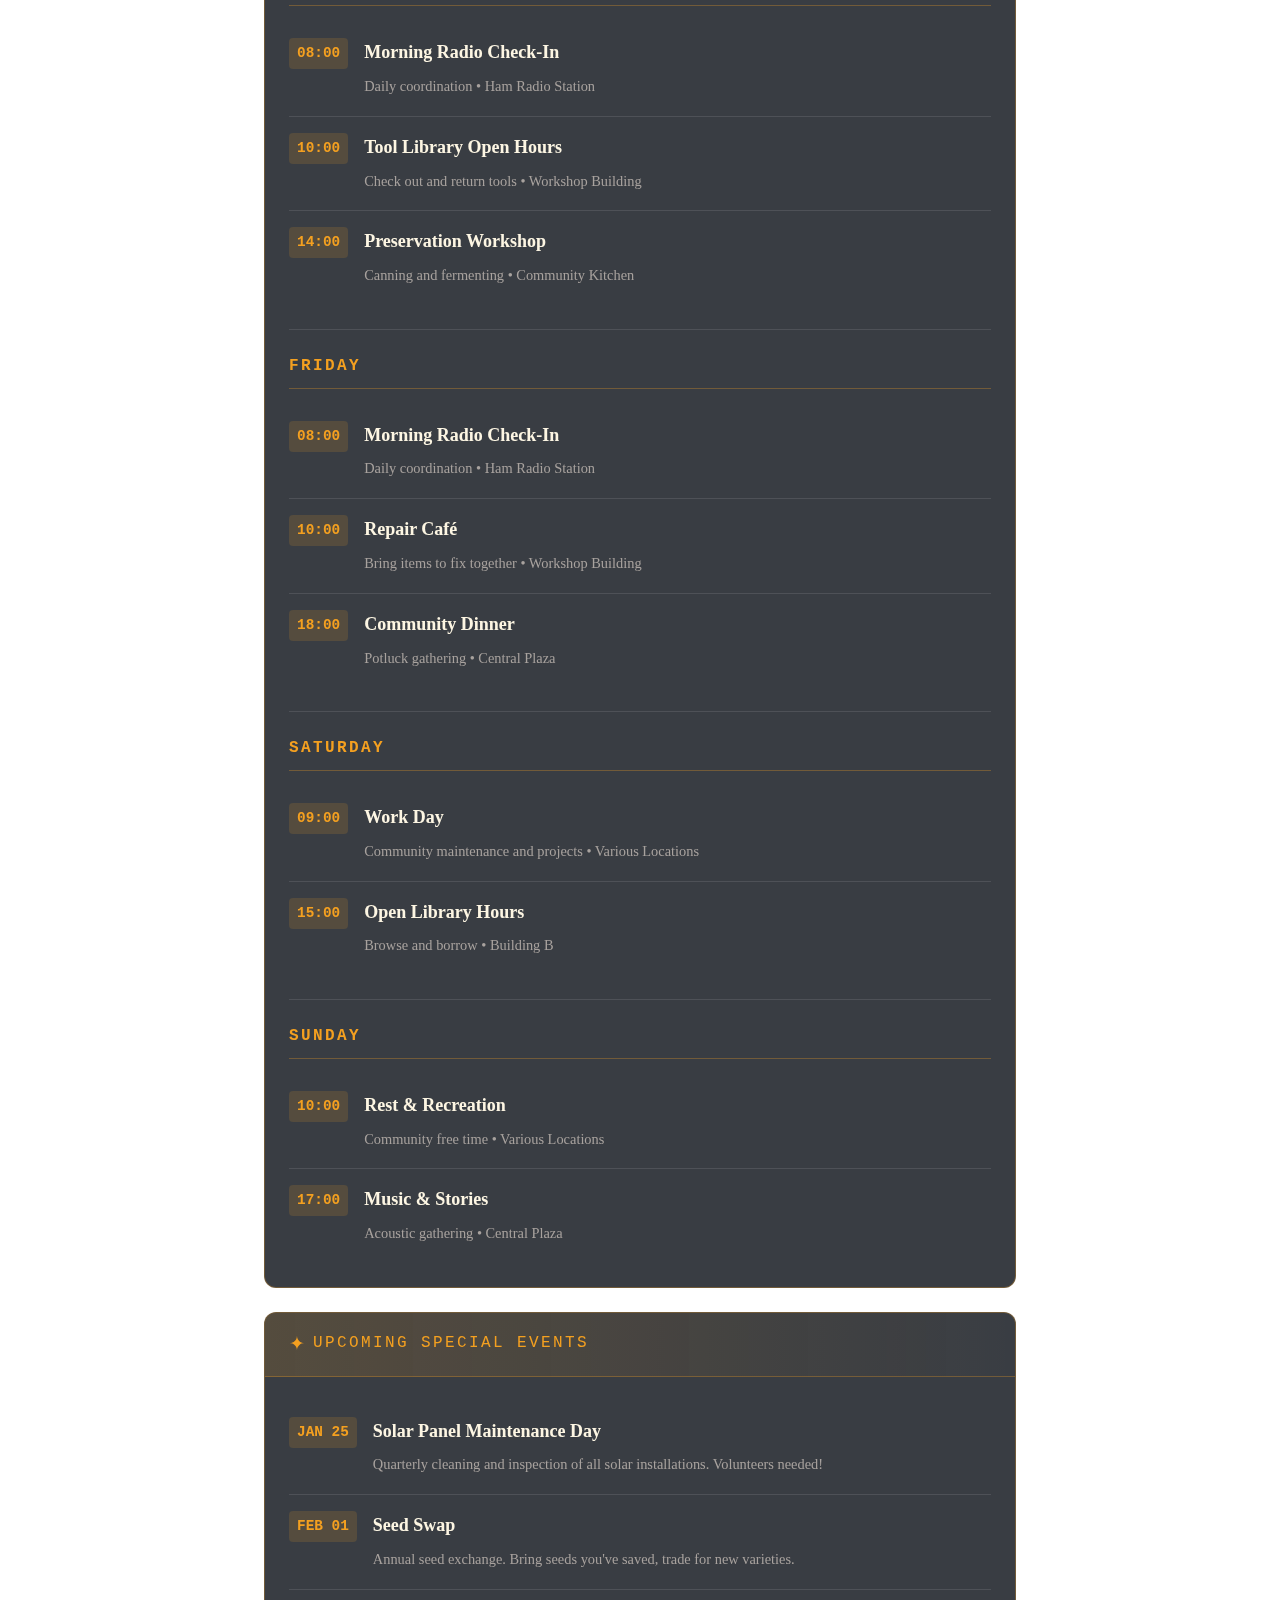
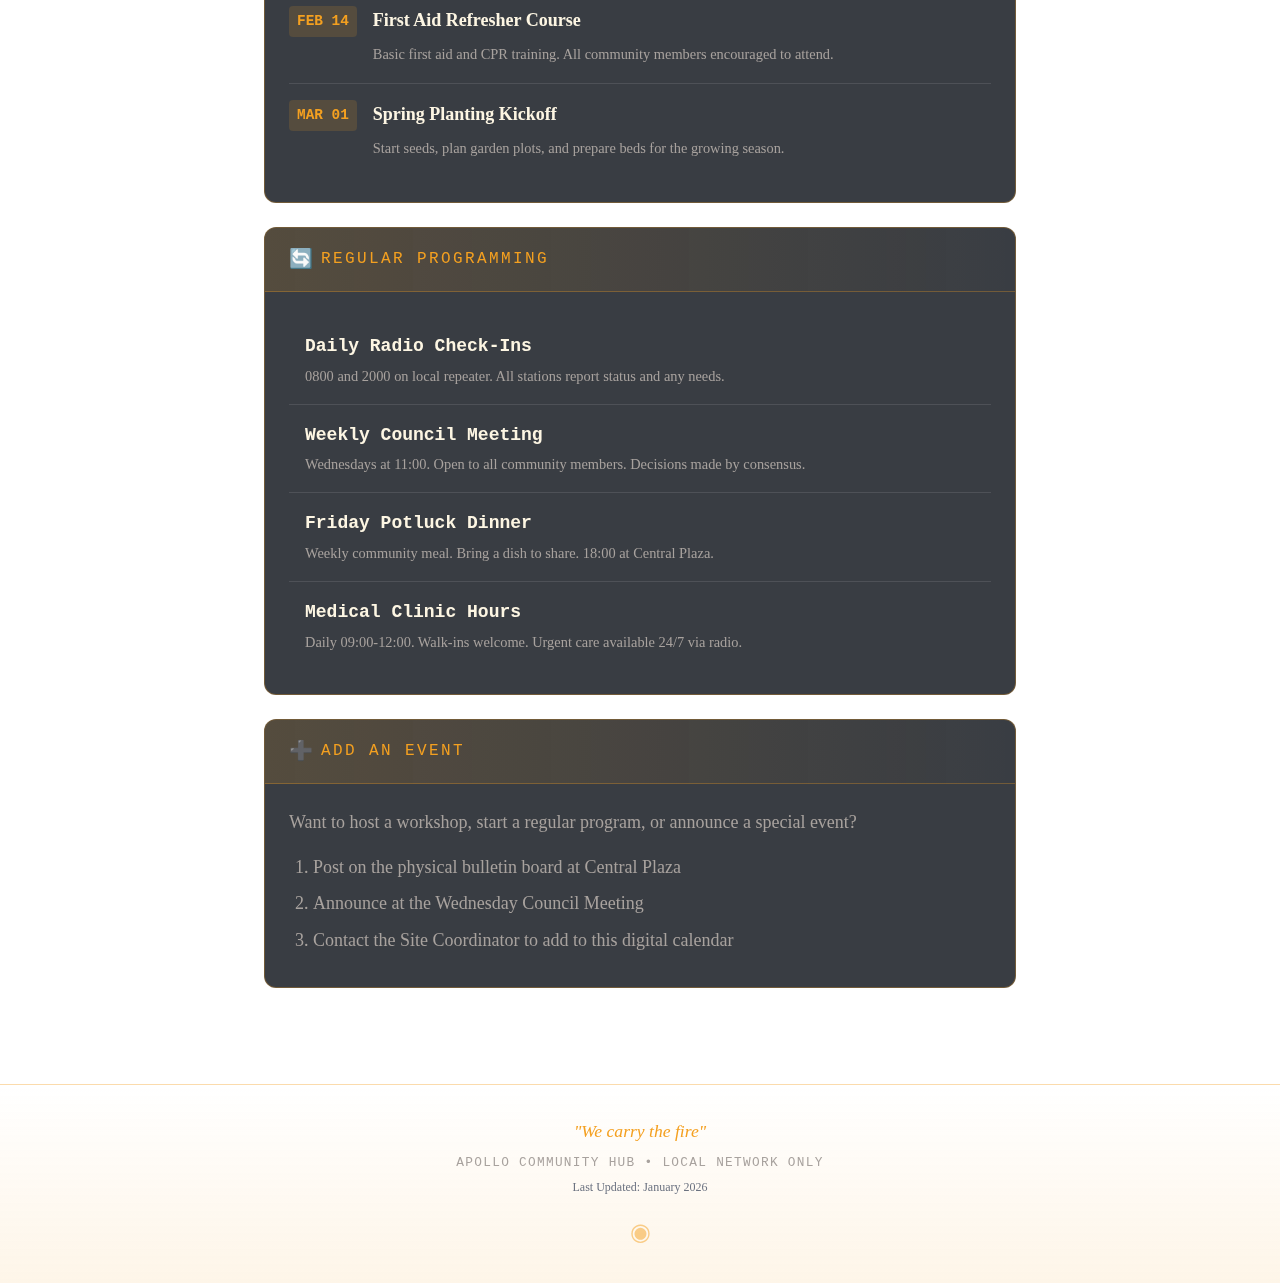
<file: events.html>
<!DOCTYPE html>
<html lang="en">
<head>
    <meta charset="UTF-8">
    <meta name="viewport" content="width=device-width, initial-scale=1.0">
    <title>Events | Apollo Community Hub</title>
    <link rel="stylesheet" href="styles.css">
</head>
<body>
    <div class="stars"></div>
    <div class="stars stars-2"></div>
    
    <header class="main-header">
        <div class="logo-container">
            <div class="logo-ring">
                <div class="logo-inner">
                    <span class="logo-icon">◉</span>
                </div>
            </div>
            <div class="logo-text">
                <h1>Apollo</h1>
                <span class="tagline">Community Hub</span>
            </div>
        </div>
    </header>

    <nav class="main-nav">
        <a href="index.html" class="nav-link">
            <span class="nav-icon">⌂</span>
            <span class="nav-text">Home</span>
        </a>
        <a href="resources.html" class="nav-link">
            <span class="nav-icon">◈</span>
            <span class="nav-text">Resources</span>
        </a>
        <a href="events.html" class="nav-link active">
            <span class="nav-icon">◐</span>
            <span class="nav-text">Events</span>
        </a>
        <a href="guides.html" class="nav-link">
            <span class="nav-icon">⚙</span>
            <span class="nav-text">Guides</span>
        </a>
        <a href="about.html" class="nav-link">
            <span class="nav-icon">☉</span>
            <span class="nav-text">About</span>
        </a>
    </nav>

    <main class="content">
        <div class="page-header">
            <h1>◐ Events & Schedule</h1>
            <p>Community gatherings, workshops, and regular programming</p>
        </div>

        <!-- Current Week -->
        <section class="card">
            <div class="card-header">
                <span class="card-icon">📅</span>
                <h2>This Week's Schedule</h2>
            </div>
            <div class="card-content">
                <!-- Monday -->
                <div class="day-schedule">
                    <h3 class="day-title">Monday</h3>
                    <div class="schedule-item">
                        <div class="schedule-time">09:00</div>
                        <div class="schedule-details">
                            <span class="schedule-title">Solarpunk Automation: Workshop 1 & 2</span>
                            <span class="schedule-desc">Creating the Community Hub • Workshop Building</span>
                        </div>
                    </div>
                    <div class="schedule-item">
                        <div class="schedule-time">14:00</div>
                        <div class="schedule-details">
                            <span class="schedule-title">Solarpunk Automation: Workshop 3</span>
                            <span class="schedule-desc">Meshtastic Communication Networks • Workshop Building</span>
                        </div>
                    </div>
                </div>

                <!-- Tuesday -->
                <div class="day-schedule">
                    <h3 class="day-title">Tuesday</h3>
                    <div class="schedule-item">
                        <div class="schedule-time">08:00</div>
                        <div class="schedule-details">
                            <span class="schedule-title">Morning Radio Check-In</span>
                            <span class="schedule-desc">Daily coordination • Ham Radio Station</span>
                        </div>
                    </div>
                    <div class="schedule-item">
                        <div class="schedule-time">10:00</div>
                        <div class="schedule-details">
                            <span class="schedule-title">Garden Work Party</span>
                            <span class="schedule-desc">Weekly garden maintenance • East Field</span>
                        </div>
                    </div>
                    <div class="schedule-item">
                        <div class="schedule-time">16:00</div>
                        <div class="schedule-details">
                            <span class="schedule-title">Skill Share: Basic Electronics</span>
                            <span class="schedule-desc">Soldering and circuit basics • Workshop Building</span>
                        </div>
                    </div>
                </div>

                <!-- Wednesday -->
                <div class="day-schedule">
                    <h3 class="day-title">Wednesday</h3>
                    <div class="schedule-item">
                        <div class="schedule-time">08:00</div>
                        <div class="schedule-details">
                            <span class="schedule-title">Morning Radio Check-In</span>
                            <span class="schedule-desc">Daily coordination • Ham Radio Station</span>
                        </div>
                    </div>
                    <div class="schedule-item">
                        <div class="schedule-time">11:00</div>
                        <div class="schedule-details">
                            <span class="schedule-title">Community Council Meeting</span>
                            <span class="schedule-desc">Weekly planning and announcements • Central Plaza</span>
                        </div>
                    </div>
                    <div class="schedule-item">
                        <div class="schedule-time">15:00</div>
                        <div class="schedule-details">
                            <span class="schedule-title">Youth Education: Nature Walk</span>
                            <span class="schedule-desc">Plant identification • Food Forest</span>
                        </div>
                    </div>
                </div>

                <!-- Thursday -->
                <div class="day-schedule">
                    <h3 class="day-title">Thursday</h3>
                    <div class="schedule-item">
                        <div class="schedule-time">08:00</div>
                        <div class="schedule-details">
                            <span class="schedule-title">Morning Radio Check-In</span>
                            <span class="schedule-desc">Daily coordination • Ham Radio Station</span>
                        </div>
                    </div>
                    <div class="schedule-item">
                        <div class="schedule-time">10:00</div>
                        <div class="schedule-details">
                            <span class="schedule-title">Tool Library Open Hours</span>
                            <span class="schedule-desc">Check out and return tools • Workshop Building</span>
                        </div>
                    </div>
                    <div class="schedule-item">
                        <div class="schedule-time">14:00</div>
                        <div class="schedule-details">
                            <span class="schedule-title">Preservation Workshop</span>
                            <span class="schedule-desc">Canning and fermenting • Community Kitchen</span>
                        </div>
                    </div>
                </div>

                <!-- Friday -->
                <div class="day-schedule">
                    <h3 class="day-title">Friday</h3>
                    <div class="schedule-item">
                        <div class="schedule-time">08:00</div>
                        <div class="schedule-details">
                            <span class="schedule-title">Morning Radio Check-In</span>
                            <span class="schedule-desc">Daily coordination • Ham Radio Station</span>
                        </div>
                    </div>
                    <div class="schedule-item">
                        <div class="schedule-time">10:00</div>
                        <div class="schedule-details">
                            <span class="schedule-title">Repair Café</span>
                            <span class="schedule-desc">Bring items to fix together • Workshop Building</span>
                        </div>
                    </div>
                    <div class="schedule-item">
                        <div class="schedule-time">18:00</div>
                        <div class="schedule-details">
                            <span class="schedule-title">Community Dinner</span>
                            <span class="schedule-desc">Potluck gathering • Central Plaza</span>
                        </div>
                    </div>
                </div>

                <!-- Saturday -->
                <div class="day-schedule">
                    <h3 class="day-title">Saturday</h3>
                    <div class="schedule-item">
                        <div class="schedule-time">09:00</div>
                        <div class="schedule-details">
                            <span class="schedule-title">Work Day</span>
                            <span class="schedule-desc">Community maintenance and projects • Various Locations</span>
                        </div>
                    </div>
                    <div class="schedule-item">
                        <div class="schedule-time">15:00</div>
                        <div class="schedule-details">
                            <span class="schedule-title">Open Library Hours</span>
                            <span class="schedule-desc">Browse and borrow • Building B</span>
                        </div>
                    </div>
                </div>

                <!-- Sunday -->
                <div class="day-schedule">
                    <h3 class="day-title">Sunday</h3>
                    <div class="schedule-item">
                        <div class="schedule-time">10:00</div>
                        <div class="schedule-details">
                            <span class="schedule-title">Rest & Recreation</span>
                            <span class="schedule-desc">Community free time • Various Locations</span>
                        </div>
                    </div>
                    <div class="schedule-item">
                        <div class="schedule-time">17:00</div>
                        <div class="schedule-details">
                            <span class="schedule-title">Music & Stories</span>
                            <span class="schedule-desc">Acoustic gathering • Central Plaza</span>
                        </div>
                    </div>
                </div>
            </div>
        </section>

        <!-- Upcoming Special Events -->
        <section class="card">
            <div class="card-header">
                <span class="card-icon">✦</span>
                <h2>Upcoming Special Events</h2>
            </div>
            <div class="card-content">
                <div class="schedule-item">
                    <div class="schedule-time">JAN 25</div>
                    <div class="schedule-details">
                        <span class="schedule-title">Solar Panel Maintenance Day</span>
                        <span class="schedule-desc">Quarterly cleaning and inspection of all solar installations. Volunteers needed!</span>
                    </div>
                </div>
                <div class="schedule-item">
                    <div class="schedule-time">FEB 01</div>
                    <div class="schedule-details">
                        <span class="schedule-title">Seed Swap</span>
                        <span class="schedule-desc">Annual seed exchange. Bring seeds you've saved, trade for new varieties.</span>
                    </div>
                </div>
                <div class="schedule-item">
                    <div class="schedule-time">FEB 14</div>
                    <div class="schedule-details">
                        <span class="schedule-title">First Aid Refresher Course</span>
                        <span class="schedule-desc">Basic first aid and CPR training. All community members encouraged to attend.</span>
                    </div>
                </div>
                <div class="schedule-item">
                    <div class="schedule-time">MAR 01</div>
                    <div class="schedule-details">
                        <span class="schedule-title">Spring Planting Kickoff</span>
                        <span class="schedule-desc">Start seeds, plan garden plots, and prepare beds for the growing season.</span>
                    </div>
                </div>
            </div>
        </section>

        <!-- Regular Programming -->
        <section class="card">
            <div class="card-header">
                <span class="card-icon">🔄</span>
                <h2>Regular Programming</h2>
            </div>
            <div class="card-content">
                <ul class="resource-list">
                    <li class="resource-item">
                        <div class="resource-title">Daily Radio Check-Ins</div>
                        <div class="resource-desc">0800 and 2000 on local repeater. All stations report status and any needs.</div>
                    </li>
                    <li class="resource-item">
                        <div class="resource-title">Weekly Council Meeting</div>
                        <div class="resource-desc">Wednesdays at 11:00. Open to all community members. Decisions made by consensus.</div>
                    </li>
                    <li class="resource-item">
                        <div class="resource-title">Friday Potluck Dinner</div>
                        <div class="resource-desc">Weekly community meal. Bring a dish to share. 18:00 at Central Plaza.</div>
                    </li>
                    <li class="resource-item">
                        <div class="resource-title">Medical Clinic Hours</div>
                        <div class="resource-desc">Daily 09:00-12:00. Walk-ins welcome. Urgent care available 24/7 via radio.</div>
                    </li>
                </ul>
            </div>
        </section>

        <!-- How to Add Events -->
        <section class="card">
            <div class="card-header">
                <span class="card-icon">➕</span>
                <h2>Add an Event</h2>
            </div>
            <div class="card-content">
                <p style="color: var(--text-secondary); margin-bottom: 1rem;">Want to host a workshop, start a regular program, or announce a special event?</p>
                <ol style="color: var(--text-secondary); padding-left: 1.5rem;">
                    <li style="margin-bottom: 0.5rem;">Post on the physical bulletin board at Central Plaza</li>
                    <li style="margin-bottom: 0.5rem;">Announce at the Wednesday Council Meeting</li>
                    <li style="margin-bottom: 0.5rem;">Contact the Site Coordinator to add to this digital calendar</li>
                </ol>
            </div>
        </section>
    </main>

    <footer class="main-footer">
        <div class="footer-content">
            <p class="footer-motto">"We carry the fire"</p>
            <p class="footer-info">Apollo Community Hub • Local Network Only</p>
            <p class="footer-update">Last Updated: January 2026</p>
        </div>
        <div class="footer-decoration">
            <span>◉</span>
        </div>
    </footer>
</body>
</html>
</file>
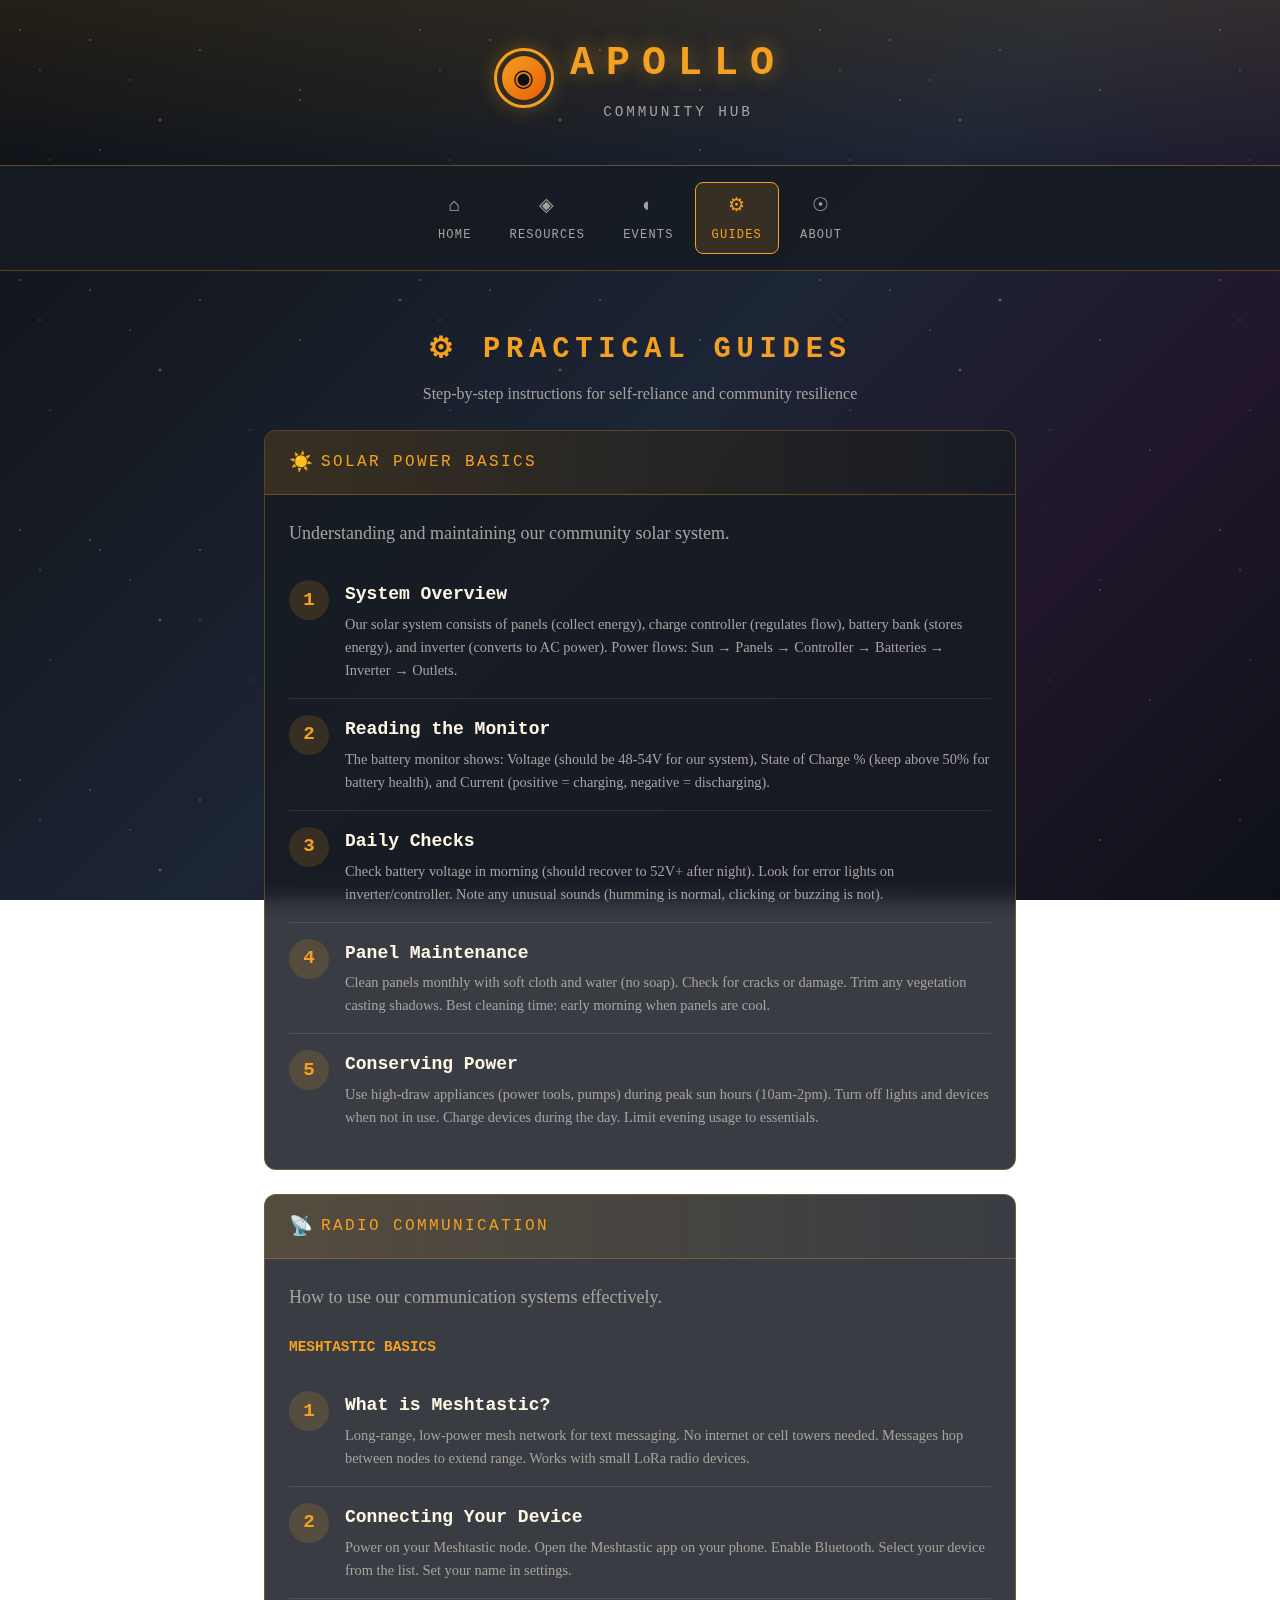
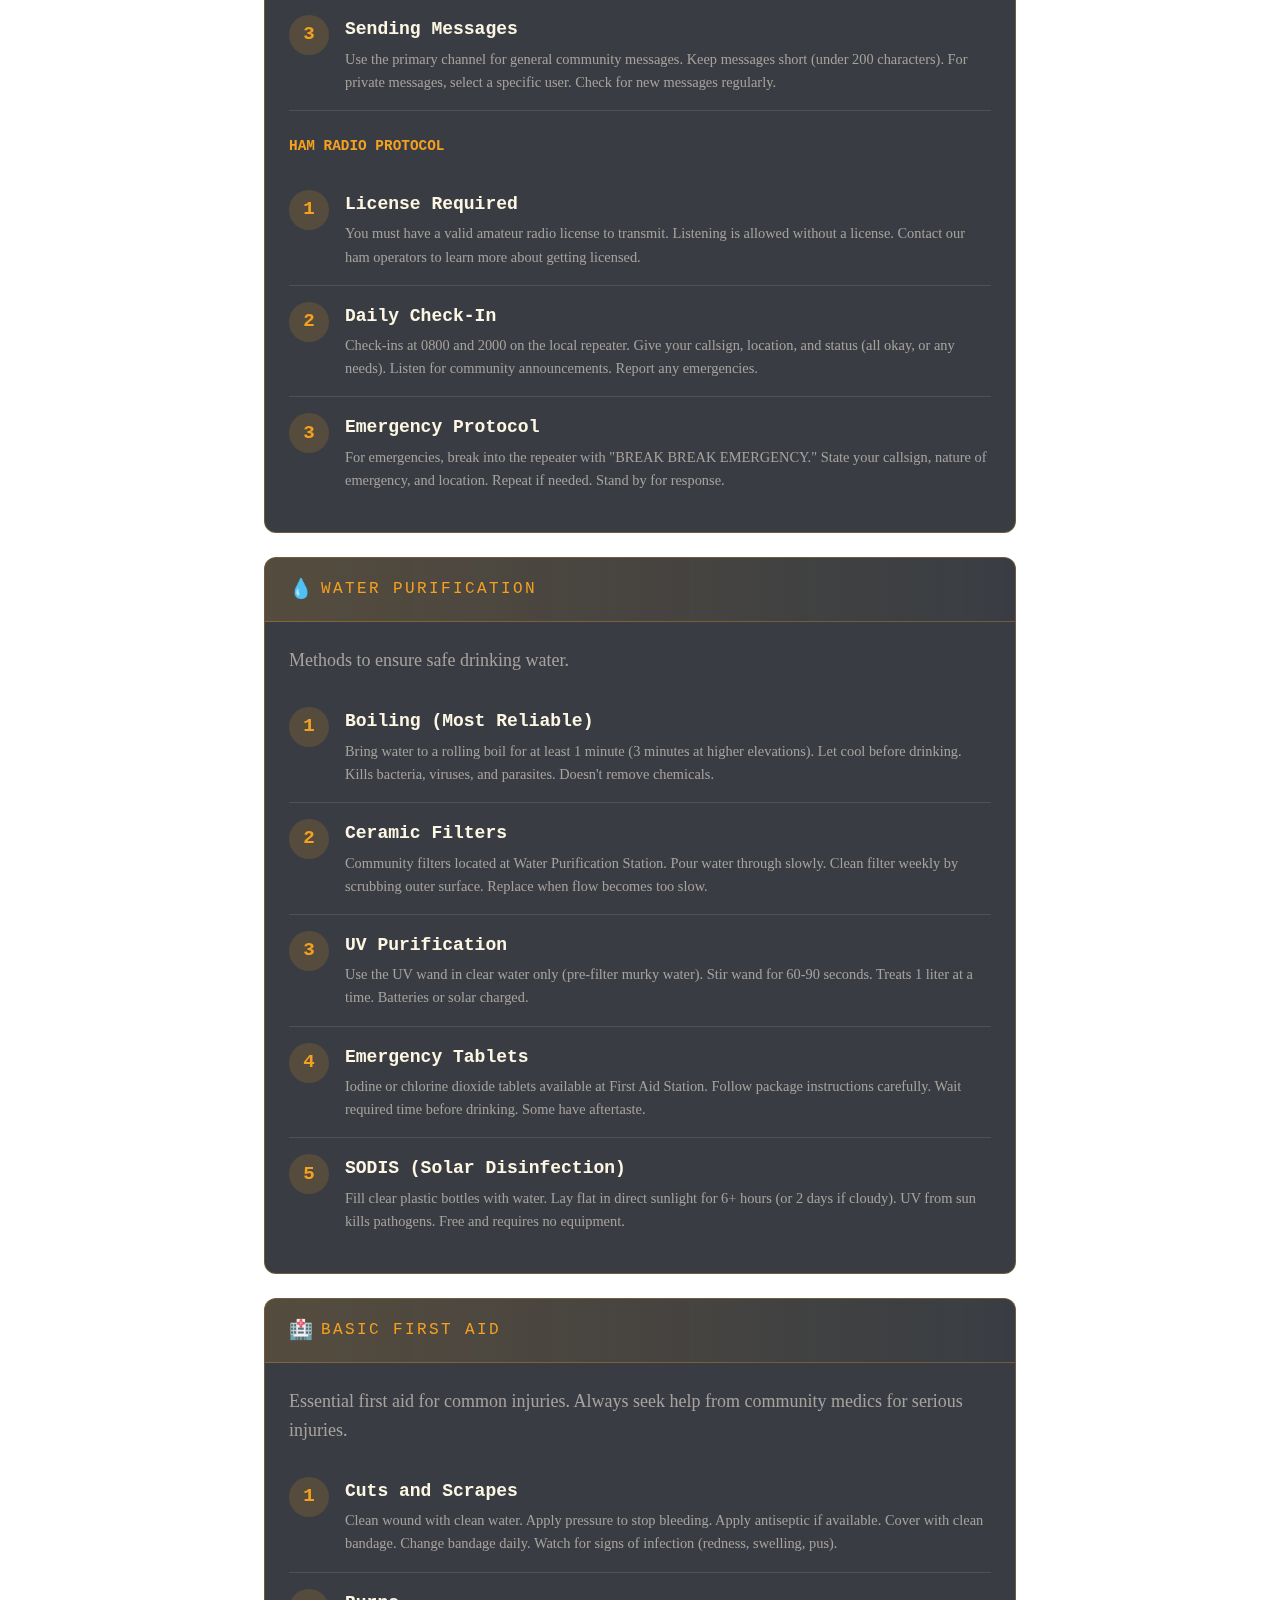
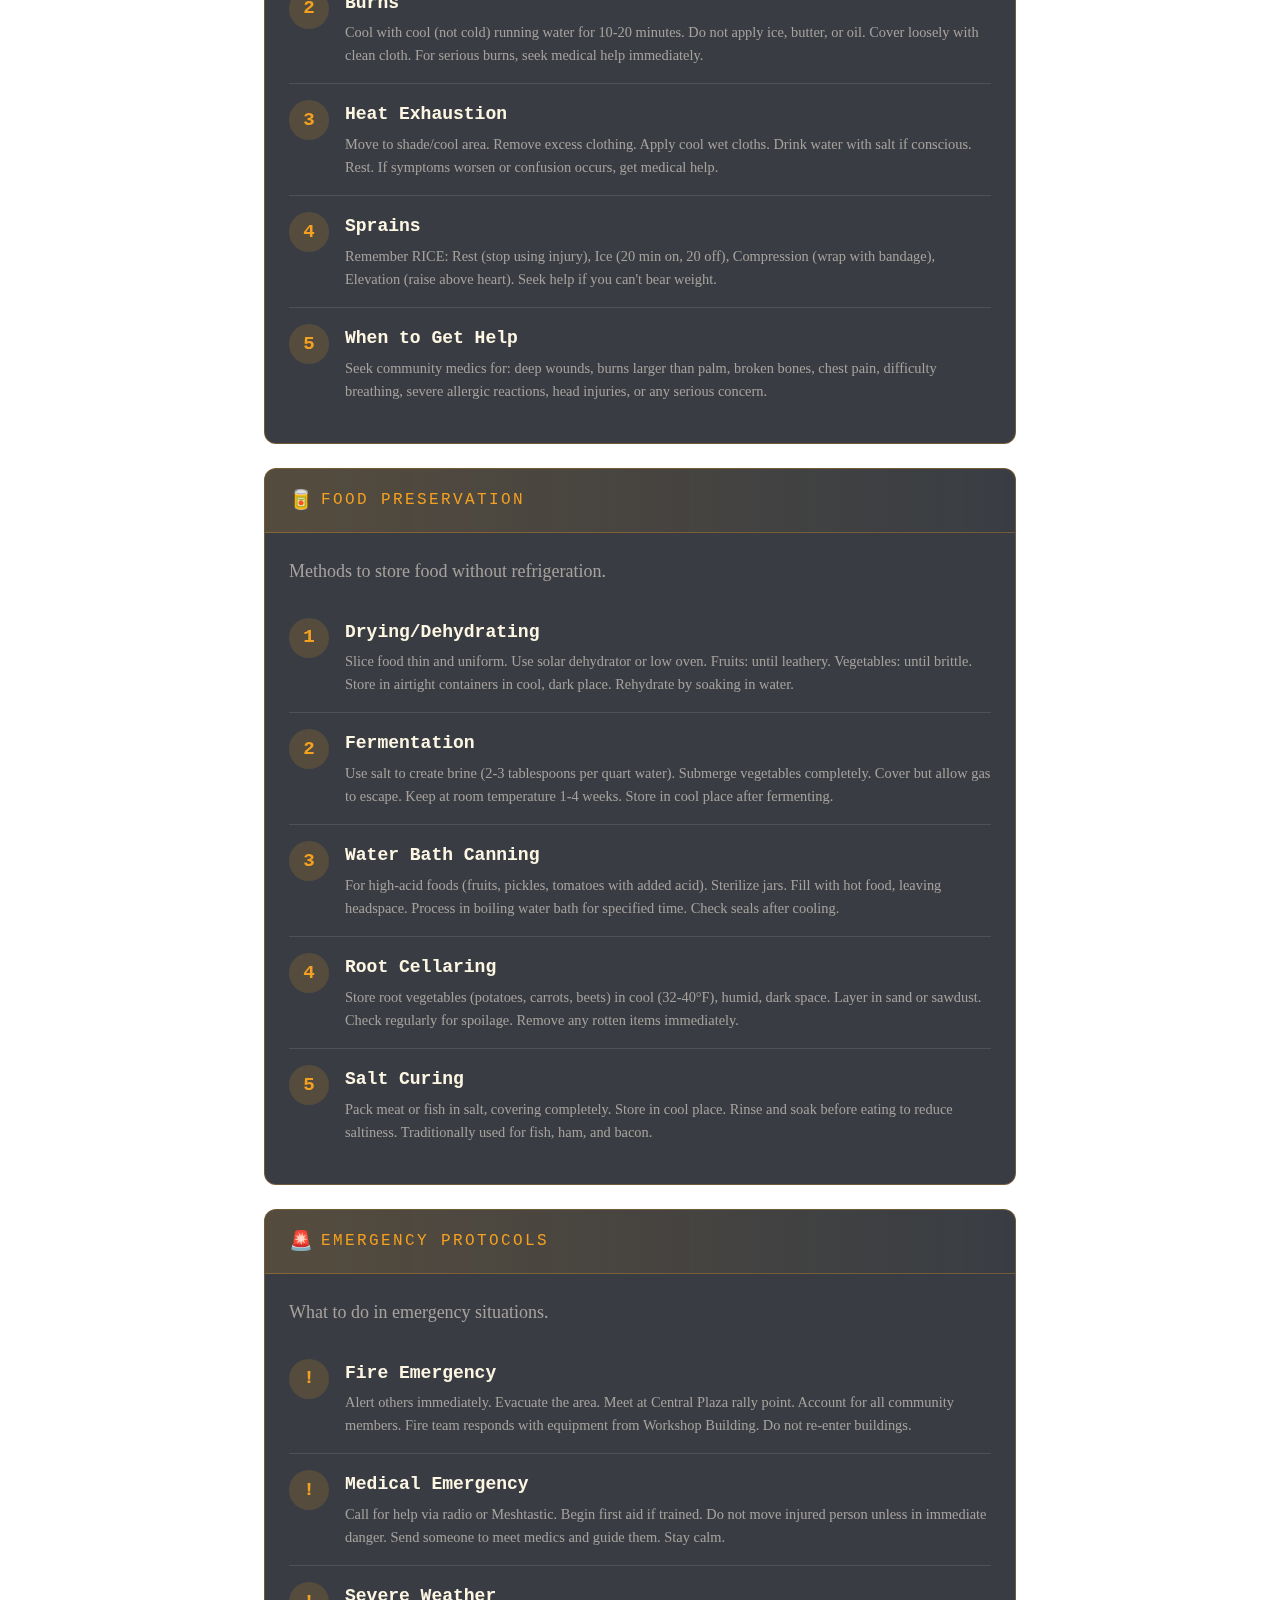
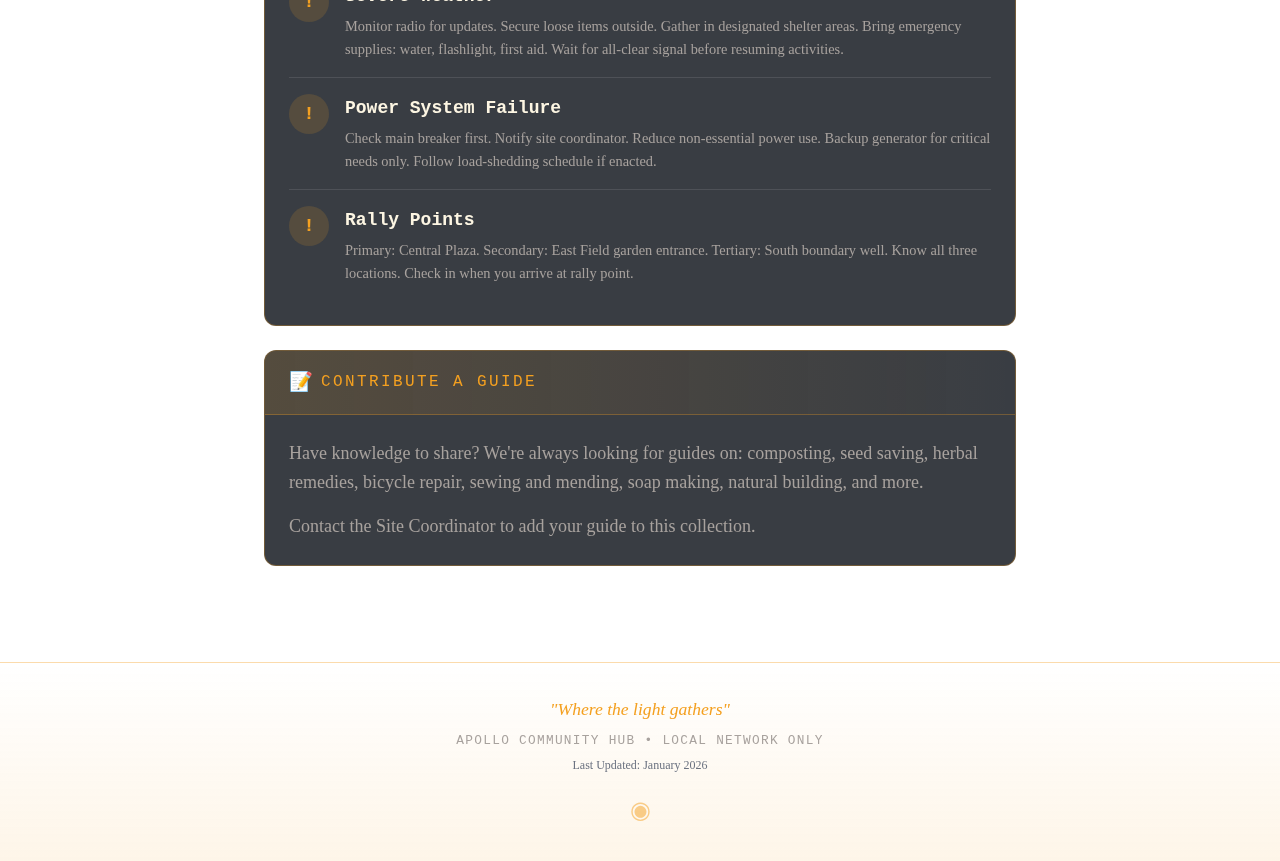
<file: guides.html>
<!DOCTYPE html>
<html lang="en">
<head>
    <meta charset="UTF-8">
    <meta name="viewport" content="width=device-width, initial-scale=1.0">
    <title>Guides | Apollo Community Hub</title>
    <link rel="stylesheet" href="styles.css">
</head>
<body>
    <div class="stars"></div>
    <div class="stars stars-2"></div>
    
    <header class="main-header">
        <div class="logo-container">
            <div class="logo-ring">
                <div class="logo-inner">
                    <span class="logo-icon">◉</span>
                </div>
            </div>
            <div class="logo-text">
                <h1>Apollo</h1>
                <span class="tagline">Community Hub</span>
            </div>
        </div>
    </header>

    <nav class="main-nav">
        <a href="index.html" class="nav-link">
            <span class="nav-icon">⌂</span>
            <span class="nav-text">Home</span>
        </a>
        <a href="resources.html" class="nav-link">
            <span class="nav-icon">◈</span>
            <span class="nav-text">Resources</span>
        </a>
        <a href="events.html" class="nav-link">
            <span class="nav-icon">◐</span>
            <span class="nav-text">Events</span>
        </a>
        <a href="guides.html" class="nav-link active">
            <span class="nav-icon">⚙</span>
            <span class="nav-text">Guides</span>
        </a>
        <a href="about.html" class="nav-link">
            <span class="nav-icon">☉</span>
            <span class="nav-text">About</span>
        </a>
    </nav>

    <main class="content">
        <div class="page-header">
            <h1>⚙ Practical Guides</h1>
            <p>Step-by-step instructions for self-reliance and community resilience</p>
        </div>

        <!-- Solar Guide -->
        <section id="solar" class="card section-anchor">
            <div class="card-header">
                <span class="card-icon">☀️</span>
                <h2>Solar Power Basics</h2>
            </div>
            <div class="card-content">
                <p style="color: var(--text-secondary); margin-bottom: 1rem;">Understanding and maintaining our community solar system.</p>
                
                <div class="guide-step">
                    <div class="step-number">1</div>
                    <div class="step-content">
                        <h4>System Overview</h4>
                        <p>Our solar system consists of panels (collect energy), charge controller (regulates flow), battery bank (stores energy), and inverter (converts to AC power). Power flows: Sun → Panels → Controller → Batteries → Inverter → Outlets.</p>
                    </div>
                </div>
                
                <div class="guide-step">
                    <div class="step-number">2</div>
                    <div class="step-content">
                        <h4>Reading the Monitor</h4>
                        <p>The battery monitor shows: Voltage (should be 48-54V for our system), State of Charge % (keep above 50% for battery health), and Current (positive = charging, negative = discharging).</p>
                    </div>
                </div>
                
                <div class="guide-step">
                    <div class="step-number">3</div>
                    <div class="step-content">
                        <h4>Daily Checks</h4>
                        <p>Check battery voltage in morning (should recover to 52V+ after night). Look for error lights on inverter/controller. Note any unusual sounds (humming is normal, clicking or buzzing is not).</p>
                    </div>
                </div>
                
                <div class="guide-step">
                    <div class="step-number">4</div>
                    <div class="step-content">
                        <h4>Panel Maintenance</h4>
                        <p>Clean panels monthly with soft cloth and water (no soap). Check for cracks or damage. Trim any vegetation casting shadows. Best cleaning time: early morning when panels are cool.</p>
                    </div>
                </div>
                
                <div class="guide-step">
                    <div class="step-number">5</div>
                    <div class="step-content">
                        <h4>Conserving Power</h4>
                        <p>Use high-draw appliances (power tools, pumps) during peak sun hours (10am-2pm). Turn off lights and devices when not in use. Charge devices during the day. Limit evening usage to essentials.</p>
                    </div>
                </div>
            </div>
        </section>

        <!-- Radio Communication -->
        <section id="radio" class="card section-anchor">
            <div class="card-header">
                <span class="card-icon">📡</span>
                <h2>Radio Communication</h2>
            </div>
            <div class="card-content">
                <p style="color: var(--text-secondary); margin-bottom: 1rem;">How to use our communication systems effectively.</p>
                
                <h3 style="color: var(--apollo-gold); font-family: var(--font-display); margin: 1.5rem 0 1rem; font-size: 0.9rem;">MESHTASTIC BASICS</h3>
                
                <div class="guide-step">
                    <div class="step-number">1</div>
                    <div class="step-content">
                        <h4>What is Meshtastic?</h4>
                        <p>Long-range, low-power mesh network for text messaging. No internet or cell towers needed. Messages hop between nodes to extend range. Works with small LoRa radio devices.</p>
                    </div>
                </div>
                
                <div class="guide-step">
                    <div class="step-number">2</div>
                    <div class="step-content">
                        <h4>Connecting Your Device</h4>
                        <p>Power on your Meshtastic node. Open the Meshtastic app on your phone. Enable Bluetooth. Select your device from the list. Set your name in settings.</p>
                    </div>
                </div>
                
                <div class="guide-step">
                    <div class="step-number">3</div>
                    <div class="step-content">
                        <h4>Sending Messages</h4>
                        <p>Use the primary channel for general community messages. Keep messages short (under 200 characters). For private messages, select a specific user. Check for new messages regularly.</p>
                    </div>
                </div>
                
                <h3 style="color: var(--apollo-gold); font-family: var(--font-display); margin: 1.5rem 0 1rem; font-size: 0.9rem;">HAM RADIO PROTOCOL</h3>
                
                <div class="guide-step">
                    <div class="step-number">1</div>
                    <div class="step-content">
                        <h4>License Required</h4>
                        <p>You must have a valid amateur radio license to transmit. Listening is allowed without a license. Contact our ham operators to learn more about getting licensed.</p>
                    </div>
                </div>
                
                <div class="guide-step">
                    <div class="step-number">2</div>
                    <div class="step-content">
                        <h4>Daily Check-In</h4>
                        <p>Check-ins at 0800 and 2000 on the local repeater. Give your callsign, location, and status (all okay, or any needs). Listen for community announcements. Report any emergencies.</p>
                    </div>
                </div>
                
                <div class="guide-step">
                    <div class="step-number">3</div>
                    <div class="step-content">
                        <h4>Emergency Protocol</h4>
                        <p>For emergencies, break into the repeater with "BREAK BREAK EMERGENCY." State your callsign, nature of emergency, and location. Repeat if needed. Stand by for response.</p>
                    </div>
                </div>
            </div>
        </section>

        <!-- Water Purification -->
        <section id="water-purify" class="card section-anchor">
            <div class="card-header">
                <span class="card-icon">💧</span>
                <h2>Water Purification</h2>
            </div>
            <div class="card-content">
                <p style="color: var(--text-secondary); margin-bottom: 1rem;">Methods to ensure safe drinking water.</p>
                
                <div class="guide-step">
                    <div class="step-number">1</div>
                    <div class="step-content">
                        <h4>Boiling (Most Reliable)</h4>
                        <p>Bring water to a rolling boil for at least 1 minute (3 minutes at higher elevations). Let cool before drinking. Kills bacteria, viruses, and parasites. Doesn't remove chemicals.</p>
                    </div>
                </div>
                
                <div class="guide-step">
                    <div class="step-number">2</div>
                    <div class="step-content">
                        <h4>Ceramic Filters</h4>
                        <p>Community filters located at Water Purification Station. Pour water through slowly. Clean filter weekly by scrubbing outer surface. Replace when flow becomes too slow.</p>
                    </div>
                </div>
                
                <div class="guide-step">
                    <div class="step-number">3</div>
                    <div class="step-content">
                        <h4>UV Purification</h4>
                        <p>Use the UV wand in clear water only (pre-filter murky water). Stir wand for 60-90 seconds. Treats 1 liter at a time. Batteries or solar charged.</p>
                    </div>
                </div>
                
                <div class="guide-step">
                    <div class="step-number">4</div>
                    <div class="step-content">
                        <h4>Emergency Tablets</h4>
                        <p>Iodine or chlorine dioxide tablets available at First Aid Station. Follow package instructions carefully. Wait required time before drinking. Some have aftertaste.</p>
                    </div>
                </div>
                
                <div class="guide-step">
                    <div class="step-number">5</div>
                    <div class="step-content">
                        <h4>SODIS (Solar Disinfection)</h4>
                        <p>Fill clear plastic bottles with water. Lay flat in direct sunlight for 6+ hours (or 2 days if cloudy). UV from sun kills pathogens. Free and requires no equipment.</p>
                    </div>
                </div>
            </div>
        </section>

        <!-- Basic First Aid -->
        <section id="first-aid" class="card section-anchor">
            <div class="card-header">
                <span class="card-icon">🏥</span>
                <h2>Basic First Aid</h2>
            </div>
            <div class="card-content">
                <p style="color: var(--text-secondary); margin-bottom: 1rem;">Essential first aid for common injuries. Always seek help from community medics for serious injuries.</p>
                
                <div class="guide-step">
                    <div class="step-number">1</div>
                    <div class="step-content">
                        <h4>Cuts and Scrapes</h4>
                        <p>Clean wound with clean water. Apply pressure to stop bleeding. Apply antiseptic if available. Cover with clean bandage. Change bandage daily. Watch for signs of infection (redness, swelling, pus).</p>
                    </div>
                </div>
                
                <div class="guide-step">
                    <div class="step-number">2</div>
                    <div class="step-content">
                        <h4>Burns</h4>
                        <p>Cool with cool (not cold) running water for 10-20 minutes. Do not apply ice, butter, or oil. Cover loosely with clean cloth. For serious burns, seek medical help immediately.</p>
                    </div>
                </div>
                
                <div class="guide-step">
                    <div class="step-number">3</div>
                    <div class="step-content">
                        <h4>Heat Exhaustion</h4>
                        <p>Move to shade/cool area. Remove excess clothing. Apply cool wet cloths. Drink water with salt if conscious. Rest. If symptoms worsen or confusion occurs, get medical help.</p>
                    </div>
                </div>
                
                <div class="guide-step">
                    <div class="step-number">4</div>
                    <div class="step-content">
                        <h4>Sprains</h4>
                        <p>Remember RICE: Rest (stop using injury), Ice (20 min on, 20 off), Compression (wrap with bandage), Elevation (raise above heart). Seek help if you can't bear weight.</p>
                    </div>
                </div>
                
                <div class="guide-step">
                    <div class="step-number">5</div>
                    <div class="step-content">
                        <h4>When to Get Help</h4>
                        <p>Seek community medics for: deep wounds, burns larger than palm, broken bones, chest pain, difficulty breathing, severe allergic reactions, head injuries, or any serious concern.</p>
                    </div>
                </div>
            </div>
        </section>

        <!-- Food Preservation -->
        <section id="preservation" class="card section-anchor">
            <div class="card-header">
                <span class="card-icon">🥫</span>
                <h2>Food Preservation</h2>
            </div>
            <div class="card-content">
                <p style="color: var(--text-secondary); margin-bottom: 1rem;">Methods to store food without refrigeration.</p>
                
                <div class="guide-step">
                    <div class="step-number">1</div>
                    <div class="step-content">
                        <h4>Drying/Dehydrating</h4>
                        <p>Slice food thin and uniform. Use solar dehydrator or low oven. Fruits: until leathery. Vegetables: until brittle. Store in airtight containers in cool, dark place. Rehydrate by soaking in water.</p>
                    </div>
                </div>
                
                <div class="guide-step">
                    <div class="step-number">2</div>
                    <div class="step-content">
                        <h4>Fermentation</h4>
                        <p>Use salt to create brine (2-3 tablespoons per quart water). Submerge vegetables completely. Cover but allow gas to escape. Keep at room temperature 1-4 weeks. Store in cool place after fermenting.</p>
                    </div>
                </div>
                
                <div class="guide-step">
                    <div class="step-number">3</div>
                    <div class="step-content">
                        <h4>Water Bath Canning</h4>
                        <p>For high-acid foods (fruits, pickles, tomatoes with added acid). Sterilize jars. Fill with hot food, leaving headspace. Process in boiling water bath for specified time. Check seals after cooling.</p>
                    </div>
                </div>
                
                <div class="guide-step">
                    <div class="step-number">4</div>
                    <div class="step-content">
                        <h4>Root Cellaring</h4>
                        <p>Store root vegetables (potatoes, carrots, beets) in cool (32-40°F), humid, dark space. Layer in sand or sawdust. Check regularly for spoilage. Remove any rotten items immediately.</p>
                    </div>
                </div>
                
                <div class="guide-step">
                    <div class="step-number">5</div>
                    <div class="step-content">
                        <h4>Salt Curing</h4>
                        <p>Pack meat or fish in salt, covering completely. Store in cool place. Rinse and soak before eating to reduce saltiness. Traditionally used for fish, ham, and bacon.</p>
                    </div>
                </div>
            </div>
        </section>

        <!-- Emergency Protocols -->
        <section id="emergency" class="card section-anchor">
            <div class="card-header">
                <span class="card-icon">🚨</span>
                <h2>Emergency Protocols</h2>
            </div>
            <div class="card-content">
                <p style="color: var(--text-secondary); margin-bottom: 1rem;">What to do in emergency situations.</p>
                
                <div class="guide-step">
                    <div class="step-number">!</div>
                    <div class="step-content">
                        <h4>Fire Emergency</h4>
                        <p>Alert others immediately. Evacuate the area. Meet at Central Plaza rally point. Account for all community members. Fire team responds with equipment from Workshop Building. Do not re-enter buildings.</p>
                    </div>
                </div>
                
                <div class="guide-step">
                    <div class="step-number">!</div>
                    <div class="step-content">
                        <h4>Medical Emergency</h4>
                        <p>Call for help via radio or Meshtastic. Begin first aid if trained. Do not move injured person unless in immediate danger. Send someone to meet medics and guide them. Stay calm.</p>
                    </div>
                </div>
                
                <div class="guide-step">
                    <div class="step-number">!</div>
                    <div class="step-content">
                        <h4>Severe Weather</h4>
                        <p>Monitor radio for updates. Secure loose items outside. Gather in designated shelter areas. Bring emergency supplies: water, flashlight, first aid. Wait for all-clear signal before resuming activities.</p>
                    </div>
                </div>
                
                <div class="guide-step">
                    <div class="step-number">!</div>
                    <div class="step-content">
                        <h4>Power System Failure</h4>
                        <p>Check main breaker first. Notify site coordinator. Reduce non-essential power use. Backup generator for critical needs only. Follow load-shedding schedule if enacted.</p>
                    </div>
                </div>
                
                <div class="guide-step">
                    <div class="step-number">!</div>
                    <div class="step-content">
                        <h4>Rally Points</h4>
                        <p>Primary: Central Plaza. Secondary: East Field garden entrance. Tertiary: South boundary well. Know all three locations. Check in when you arrive at rally point.</p>
                    </div>
                </div>
            </div>
        </section>

        <!-- More Guides Coming -->
        <section class="card">
            <div class="card-header">
                <span class="card-icon">📝</span>
                <h2>Contribute a Guide</h2>
            </div>
            <div class="card-content">
                <p style="color: var(--text-secondary);">Have knowledge to share? We're always looking for guides on: composting, seed saving, herbal remedies, bicycle repair, sewing and mending, soap making, natural building, and more.</p>
                <p style="color: var(--text-secondary); margin-top: 1rem;">Contact the Site Coordinator to add your guide to this collection.</p>
            </div>
        </section>
    </main>

    <footer class="main-footer">
        <div class="footer-content">
            <p class="footer-motto">"Where the light gathers"</p>
            <p class="footer-info">Apollo Community Hub • Local Network Only</p>
            <p class="footer-update">Last Updated: January 2026</p>
        </div>
        <div class="footer-decoration">
            <span>◉</span>
        </div>
    </footer>
</body>
</html>
</file>
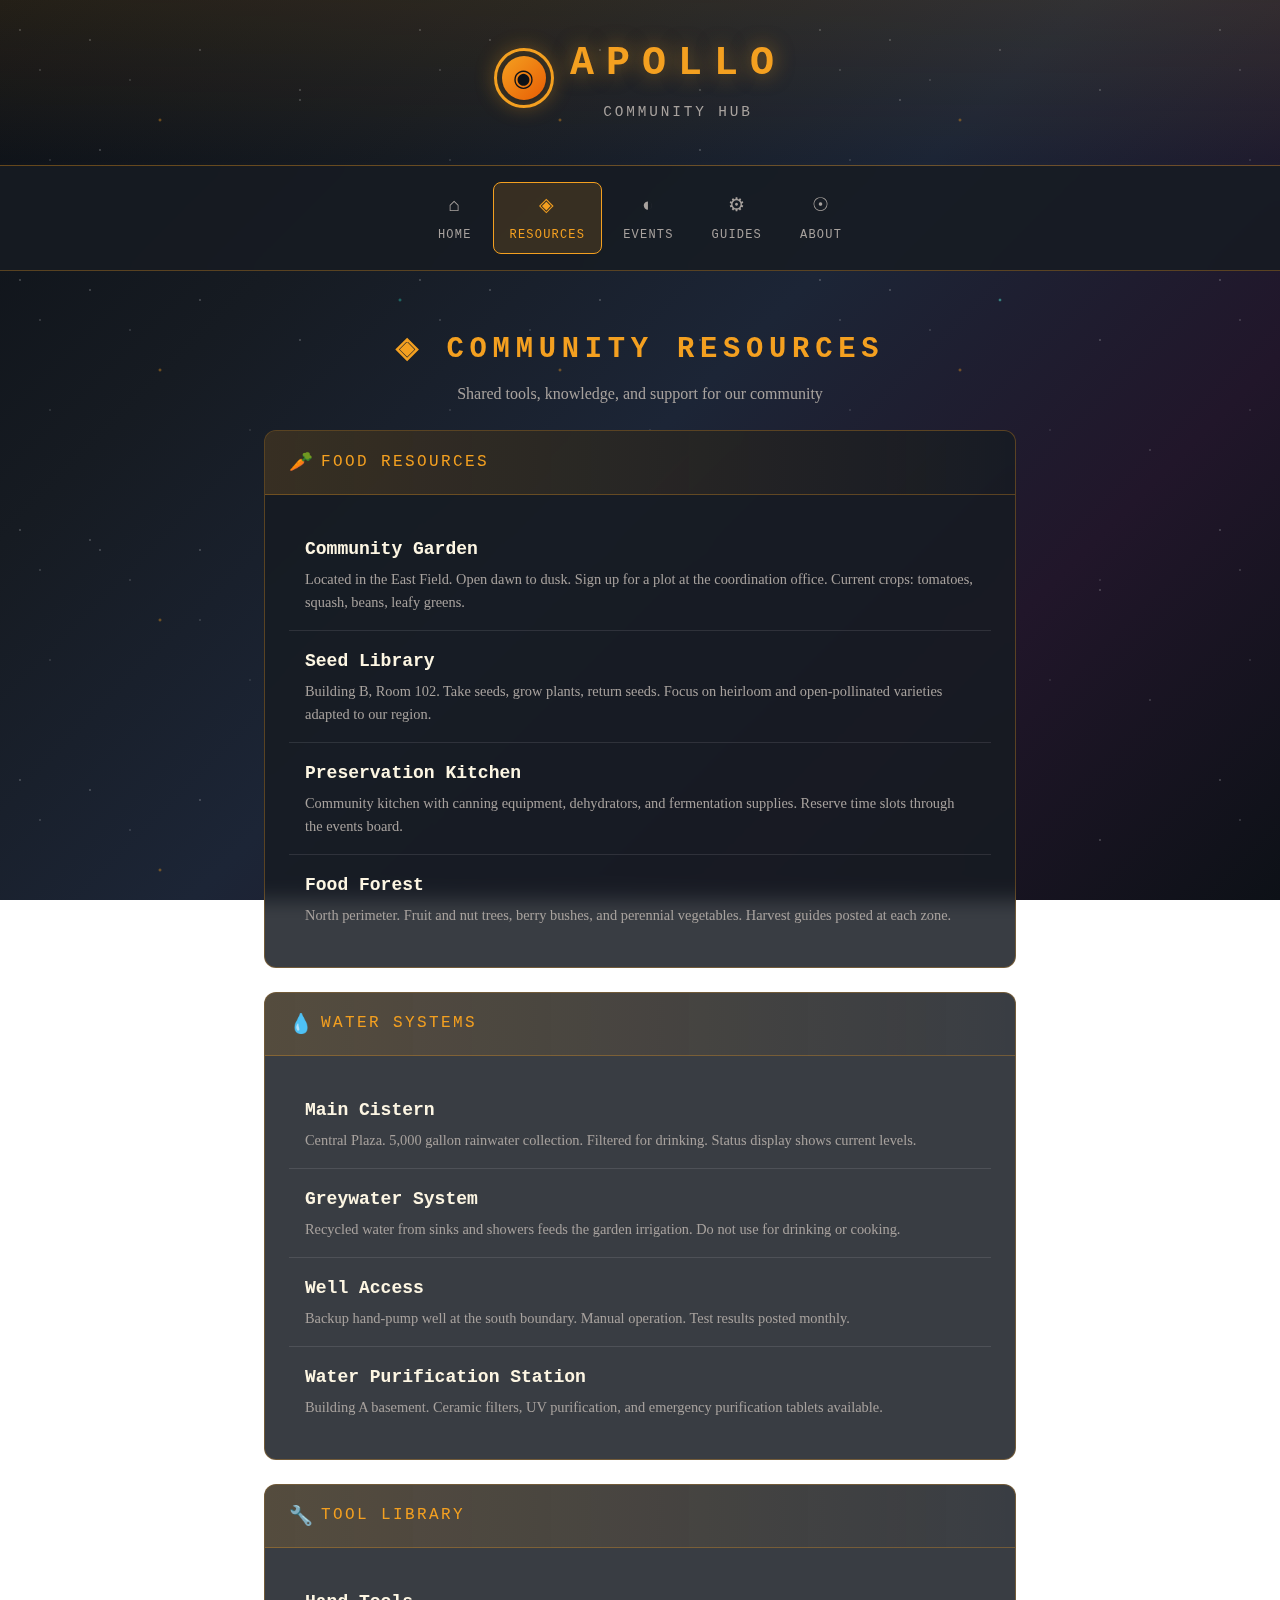
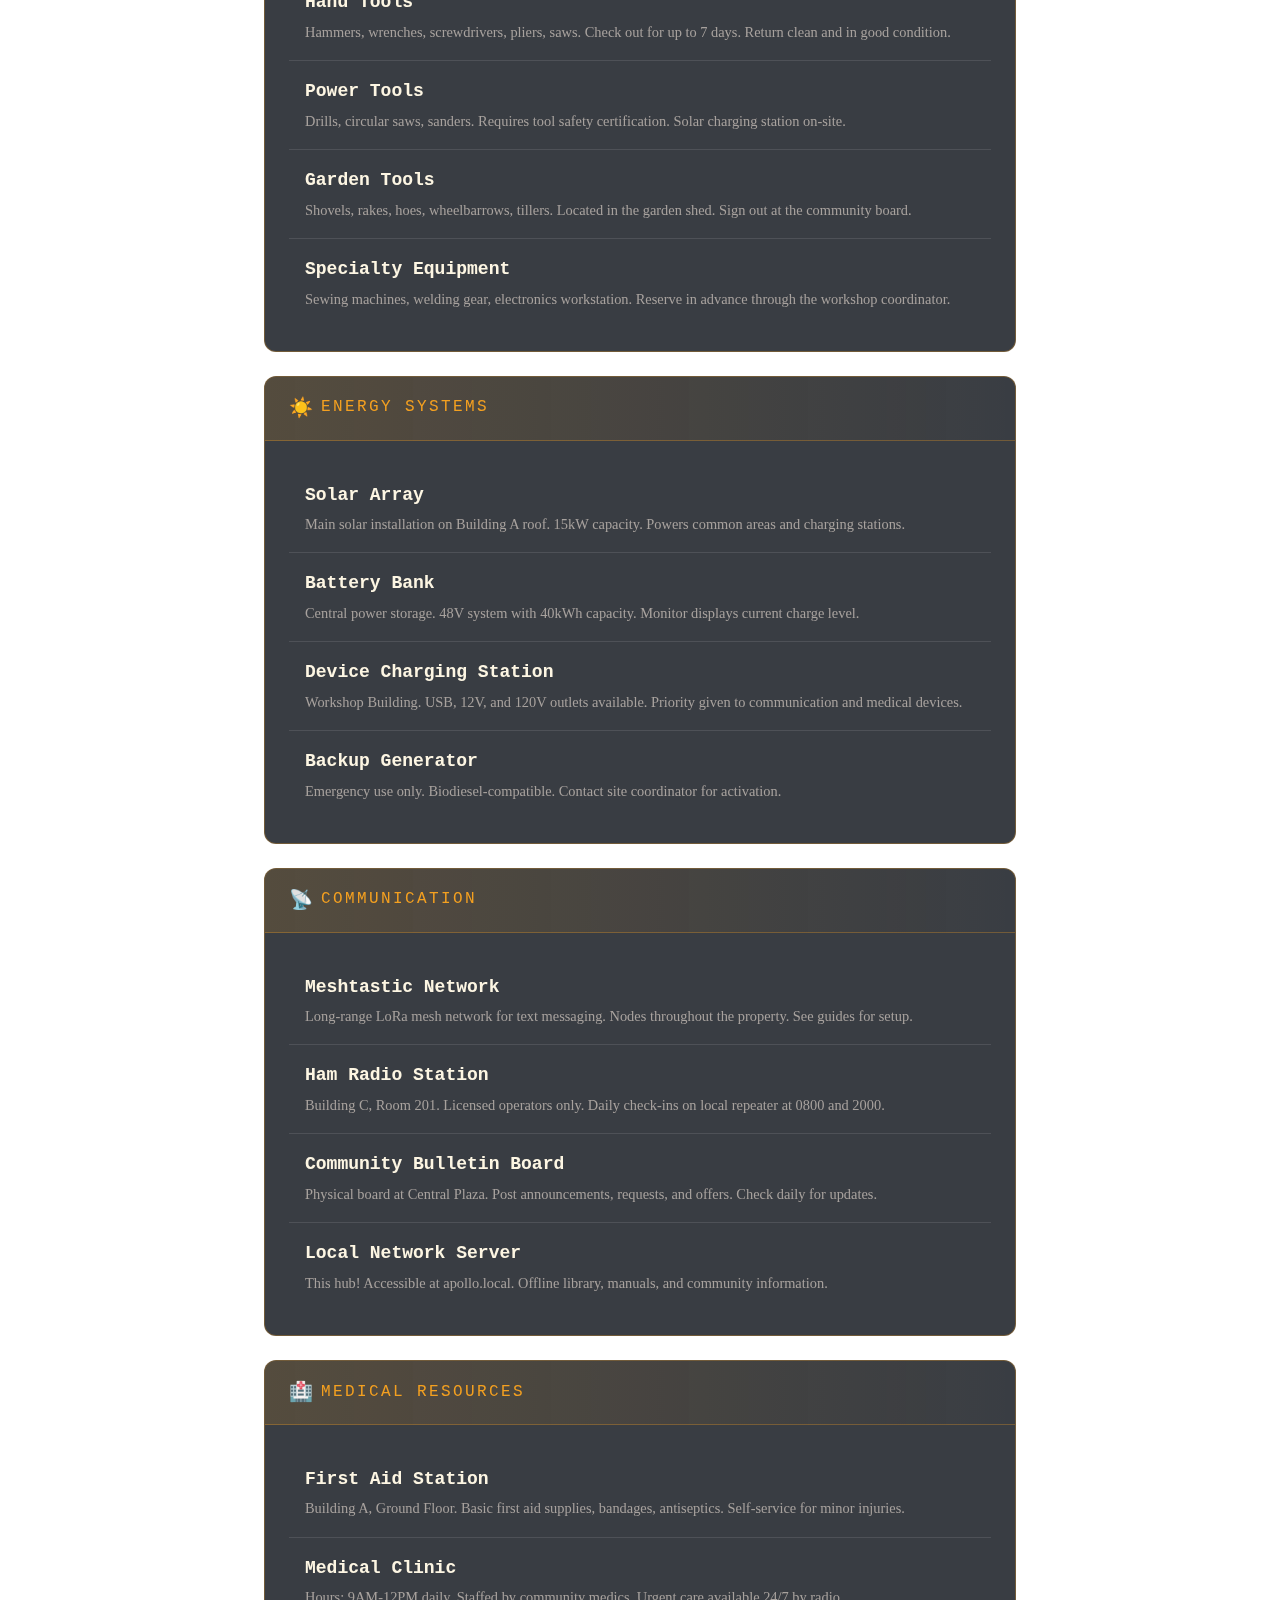
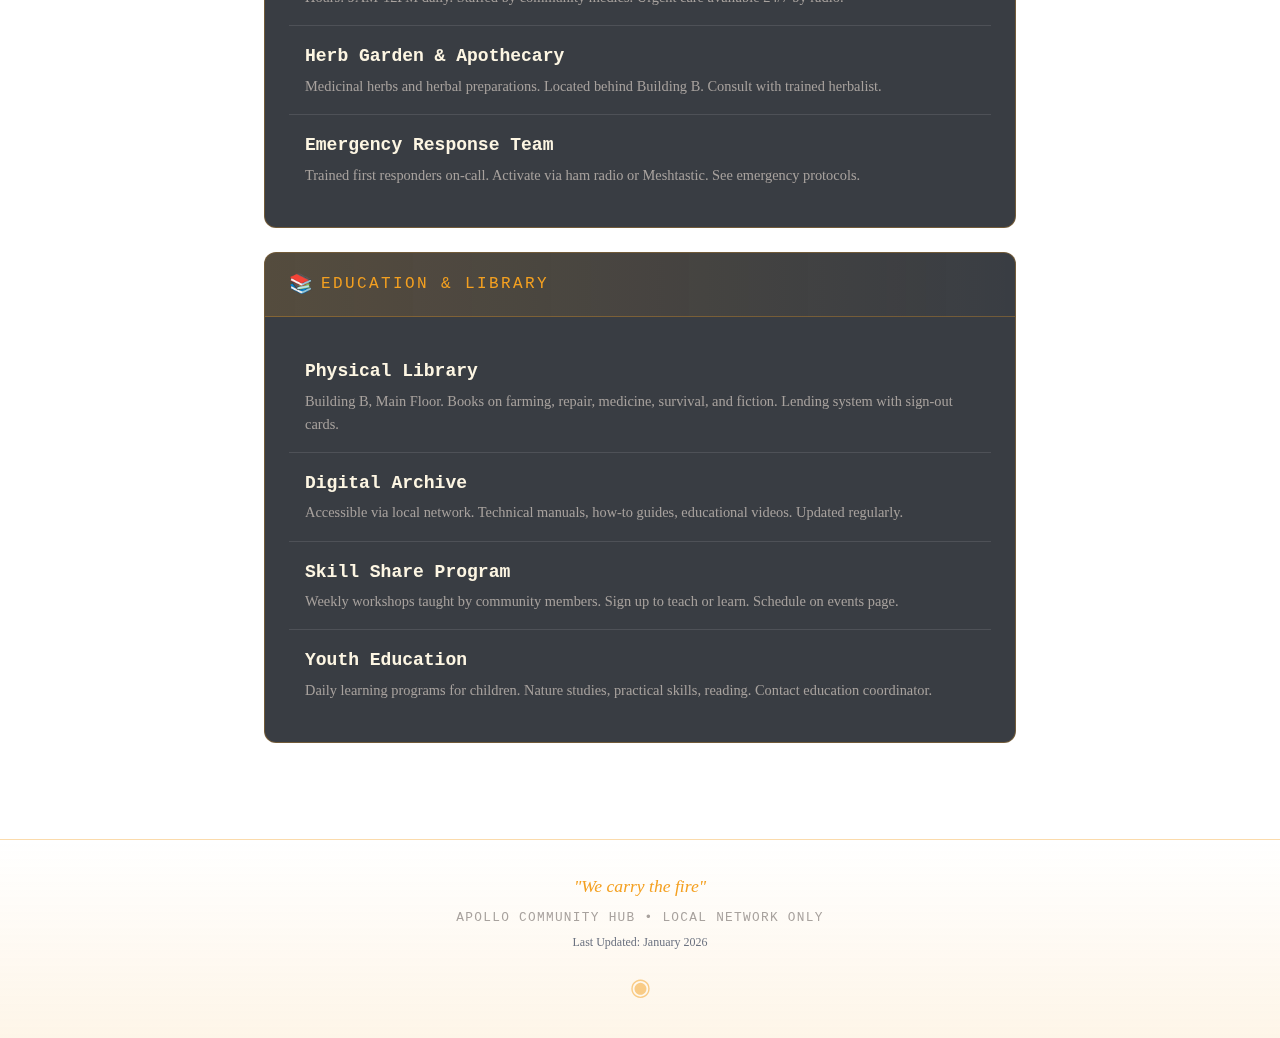
<file: resources.html>
<!DOCTYPE html>
<html lang="en">
<head>
    <meta charset="UTF-8">
    <meta name="viewport" content="width=device-width, initial-scale=1.0">
    <title>Resources | Apollo Community Hub</title>
    <link rel="stylesheet" href="styles.css">
</head>
<body>
    <div class="stars"></div>
    <div class="stars stars-2"></div>
    
    <header class="main-header">
        <div class="logo-container">
            <div class="logo-ring">
                <div class="logo-inner">
                    <span class="logo-icon">◉</span>
                </div>
            </div>
            <div class="logo-text">
                <h1>Apollo</h1>
                <span class="tagline">Community Hub</span>
            </div>
        </div>
    </header>

    <nav class="main-nav">
        <a href="index.html" class="nav-link">
            <span class="nav-icon">⌂</span>
            <span class="nav-text">Home</span>
        </a>
        <a href="resources.html" class="nav-link active">
            <span class="nav-icon">◈</span>
            <span class="nav-text">Resources</span>
        </a>
        <a href="events.html" class="nav-link">
            <span class="nav-icon">◐</span>
            <span class="nav-text">Events</span>
        </a>
        <a href="guides.html" class="nav-link">
            <span class="nav-icon">⚙</span>
            <span class="nav-text">Guides</span>
        </a>
        <a href="about.html" class="nav-link">
            <span class="nav-icon">☉</span>
            <span class="nav-text">About</span>
        </a>
    </nav>

    <main class="content">
        <div class="page-header">
            <h1>◈ Community Resources</h1>
            <p>Shared tools, knowledge, and support for our community</p>
        </div>

        <!-- Food Resources -->
        <section id="food" class="card section-anchor">
            <div class="card-header">
                <span class="card-icon">🥕</span>
                <h2>Food Resources</h2>
            </div>
            <div class="card-content">
                <ul class="resource-list">
                    <li class="resource-item">
                        <div class="resource-title">Community Garden</div>
                        <div class="resource-desc">Located in the East Field. Open dawn to dusk. Sign up for a plot at the coordination office. Current crops: tomatoes, squash, beans, leafy greens.</div>
                    </li>
                    <li class="resource-item">
                        <div class="resource-title">Seed Library</div>
                        <div class="resource-desc">Building B, Room 102. Take seeds, grow plants, return seeds. Focus on heirloom and open-pollinated varieties adapted to our region.</div>
                    </li>
                    <li class="resource-item">
                        <div class="resource-title">Preservation Kitchen</div>
                        <div class="resource-desc">Community kitchen with canning equipment, dehydrators, and fermentation supplies. Reserve time slots through the events board.</div>
                    </li>
                    <li class="resource-item">
                        <div class="resource-title">Food Forest</div>
                        <div class="resource-desc">North perimeter. Fruit and nut trees, berry bushes, and perennial vegetables. Harvest guides posted at each zone.</div>
                    </li>
                </ul>
            </div>
        </section>

        <!-- Water Resources -->
        <section id="water" class="card section-anchor">
            <div class="card-header">
                <span class="card-icon">💧</span>
                <h2>Water Systems</h2>
            </div>
            <div class="card-content">
                <ul class="resource-list">
                    <li class="resource-item">
                        <div class="resource-title">Main Cistern</div>
                        <div class="resource-desc">Central Plaza. 5,000 gallon rainwater collection. Filtered for drinking. Status display shows current levels.</div>
                    </li>
                    <li class="resource-item">
                        <div class="resource-title">Greywater System</div>
                        <div class="resource-desc">Recycled water from sinks and showers feeds the garden irrigation. Do not use for drinking or cooking.</div>
                    </li>
                    <li class="resource-item">
                        <div class="resource-title">Well Access</div>
                        <div class="resource-desc">Backup hand-pump well at the south boundary. Manual operation. Test results posted monthly.</div>
                    </li>
                    <li class="resource-item">
                        <div class="resource-title">Water Purification Station</div>
                        <div class="resource-desc">Building A basement. Ceramic filters, UV purification, and emergency purification tablets available.</div>
                    </li>
                </ul>
            </div>
        </section>

        <!-- Tools & Equipment -->
        <section id="tools" class="card section-anchor">
            <div class="card-header">
                <span class="card-icon">🔧</span>
                <h2>Tool Library</h2>
            </div>
            <div class="card-content">
                <ul class="resource-list">
                    <li class="resource-item">
                        <div class="resource-title">Hand Tools</div>
                        <div class="resource-desc">Hammers, wrenches, screwdrivers, pliers, saws. Check out for up to 7 days. Return clean and in good condition.</div>
                    </li>
                    <li class="resource-item">
                        <div class="resource-title">Power Tools</div>
                        <div class="resource-desc">Drills, circular saws, sanders. Requires tool safety certification. Solar charging station on-site.</div>
                    </li>
                    <li class="resource-item">
                        <div class="resource-title">Garden Tools</div>
                        <div class="resource-desc">Shovels, rakes, hoes, wheelbarrows, tillers. Located in the garden shed. Sign out at the community board.</div>
                    </li>
                    <li class="resource-item">
                        <div class="resource-title">Specialty Equipment</div>
                        <div class="resource-desc">Sewing machines, welding gear, electronics workstation. Reserve in advance through the workshop coordinator.</div>
                    </li>
                </ul>
            </div>
        </section>

        <!-- Energy -->
        <section id="energy" class="card section-anchor">
            <div class="card-header">
                <span class="card-icon">☀️</span>
                <h2>Energy Systems</h2>
            </div>
            <div class="card-content">
                <ul class="resource-list">
                    <li class="resource-item">
                        <div class="resource-title">Solar Array</div>
                        <div class="resource-desc">Main solar installation on Building A roof. 15kW capacity. Powers common areas and charging stations.</div>
                    </li>
                    <li class="resource-item">
                        <div class="resource-title">Battery Bank</div>
                        <div class="resource-desc">Central power storage. 48V system with 40kWh capacity. Monitor displays current charge level.</div>
                    </li>
                    <li class="resource-item">
                        <div class="resource-title">Device Charging Station</div>
                        <div class="resource-desc">Workshop Building. USB, 12V, and 120V outlets available. Priority given to communication and medical devices.</div>
                    </li>
                    <li class="resource-item">
                        <div class="resource-title">Backup Generator</div>
                        <div class="resource-desc">Emergency use only. Biodiesel-compatible. Contact site coordinator for activation.</div>
                    </li>
                </ul>
            </div>
        </section>

        <!-- Communication -->
        <section id="comms" class="card section-anchor">
            <div class="card-header">
                <span class="card-icon">📡</span>
                <h2>Communication</h2>
            </div>
            <div class="card-content">
                <ul class="resource-list">
                    <li class="resource-item">
                        <div class="resource-title">Meshtastic Network</div>
                        <div class="resource-desc">Long-range LoRa mesh network for text messaging. Nodes throughout the property. See guides for setup.</div>
                    </li>
                    <li class="resource-item">
                        <div class="resource-title">Ham Radio Station</div>
                        <div class="resource-desc">Building C, Room 201. Licensed operators only. Daily check-ins on local repeater at 0800 and 2000.</div>
                    </li>
                    <li class="resource-item">
                        <div class="resource-title">Community Bulletin Board</div>
                        <div class="resource-desc">Physical board at Central Plaza. Post announcements, requests, and offers. Check daily for updates.</div>
                    </li>
                    <li class="resource-item">
                        <div class="resource-title">Local Network Server</div>
                        <div class="resource-desc">This hub! Accessible at apollo.local. Offline library, manuals, and community information.</div>
                    </li>
                </ul>
            </div>
        </section>

        <!-- Medical -->
        <section id="medical" class="card section-anchor">
            <div class="card-header">
                <span class="card-icon">🏥</span>
                <h2>Medical Resources</h2>
            </div>
            <div class="card-content">
                <ul class="resource-list">
                    <li class="resource-item">
                        <div class="resource-title">First Aid Station</div>
                        <div class="resource-desc">Building A, Ground Floor. Basic first aid supplies, bandages, antiseptics. Self-service for minor injuries.</div>
                    </li>
                    <li class="resource-item">
                        <div class="resource-title">Medical Clinic</div>
                        <div class="resource-desc">Hours: 9AM-12PM daily. Staffed by community medics. Urgent care available 24/7 by radio.</div>
                    </li>
                    <li class="resource-item">
                        <div class="resource-title">Herb Garden & Apothecary</div>
                        <div class="resource-desc">Medicinal herbs and herbal preparations. Located behind Building B. Consult with trained herbalist.</div>
                    </li>
                    <li class="resource-item">
                        <div class="resource-title">Emergency Response Team</div>
                        <div class="resource-desc">Trained first responders on-call. Activate via ham radio or Meshtastic. See emergency protocols.</div>
                    </li>
                </ul>
            </div>
        </section>

        <!-- Education -->
        <section id="education" class="card section-anchor">
            <div class="card-header">
                <span class="card-icon">📚</span>
                <h2>Education & Library</h2>
            </div>
            <div class="card-content">
                <ul class="resource-list">
                    <li class="resource-item">
                        <div class="resource-title">Physical Library</div>
                        <div class="resource-desc">Building B, Main Floor. Books on farming, repair, medicine, survival, and fiction. Lending system with sign-out cards.</div>
                    </li>
                    <li class="resource-item">
                        <div class="resource-title">Digital Archive</div>
                        <div class="resource-desc">Accessible via local network. Technical manuals, how-to guides, educational videos. Updated regularly.</div>
                    </li>
                    <li class="resource-item">
                        <div class="resource-title">Skill Share Program</div>
                        <div class="resource-desc">Weekly workshops taught by community members. Sign up to teach or learn. Schedule on events page.</div>
                    </li>
                    <li class="resource-item">
                        <div class="resource-title">Youth Education</div>
                        <div class="resource-desc">Daily learning programs for children. Nature studies, practical skills, reading. Contact education coordinator.</div>
                    </li>
                </ul>
            </div>
        </section>
    </main>

    <footer class="main-footer">
        <div class="footer-content">
            <p class="footer-motto">"We carry the fire"</p>
            <p class="footer-info">Apollo Community Hub • Local Network Only</p>
            <p class="footer-update">Last Updated: January 2026</p>
        </div>
        <div class="footer-decoration">
            <span>◉</span>
        </div>
    </footer>
</body>
</html>
</file>
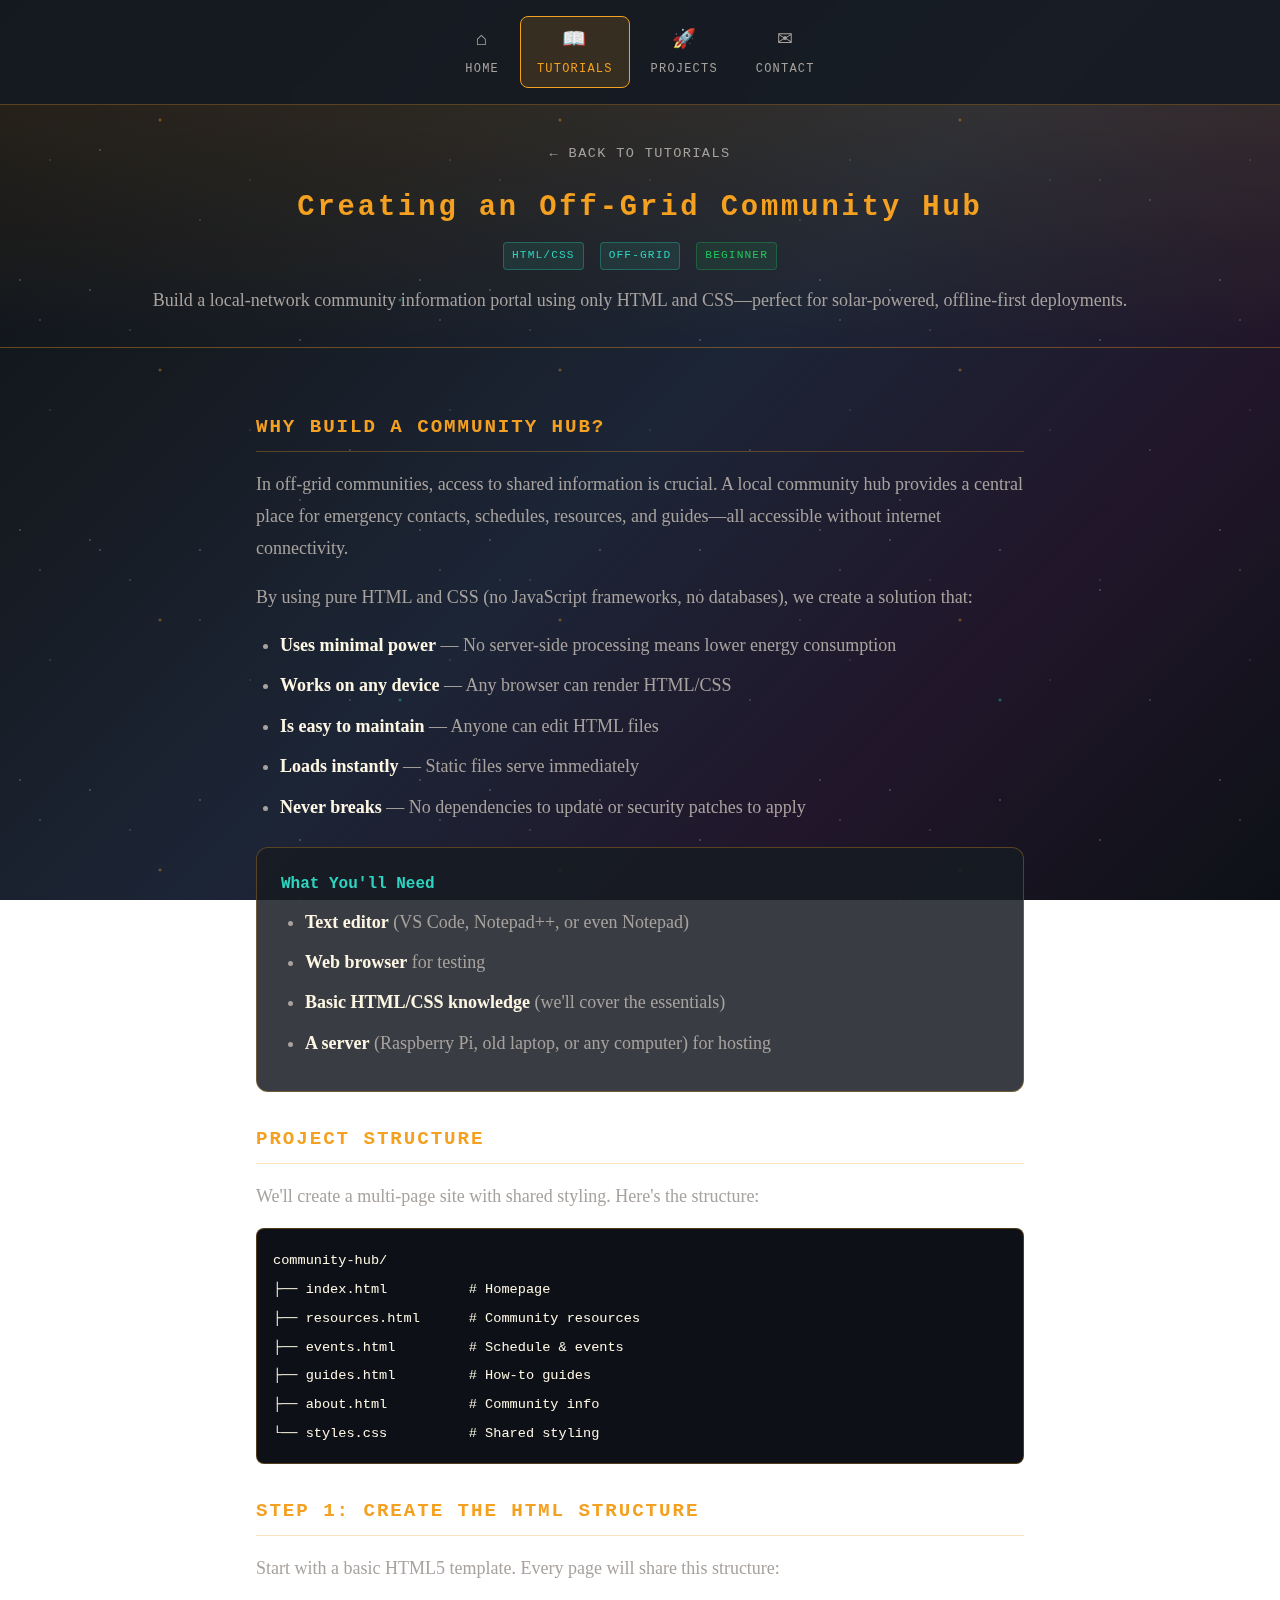
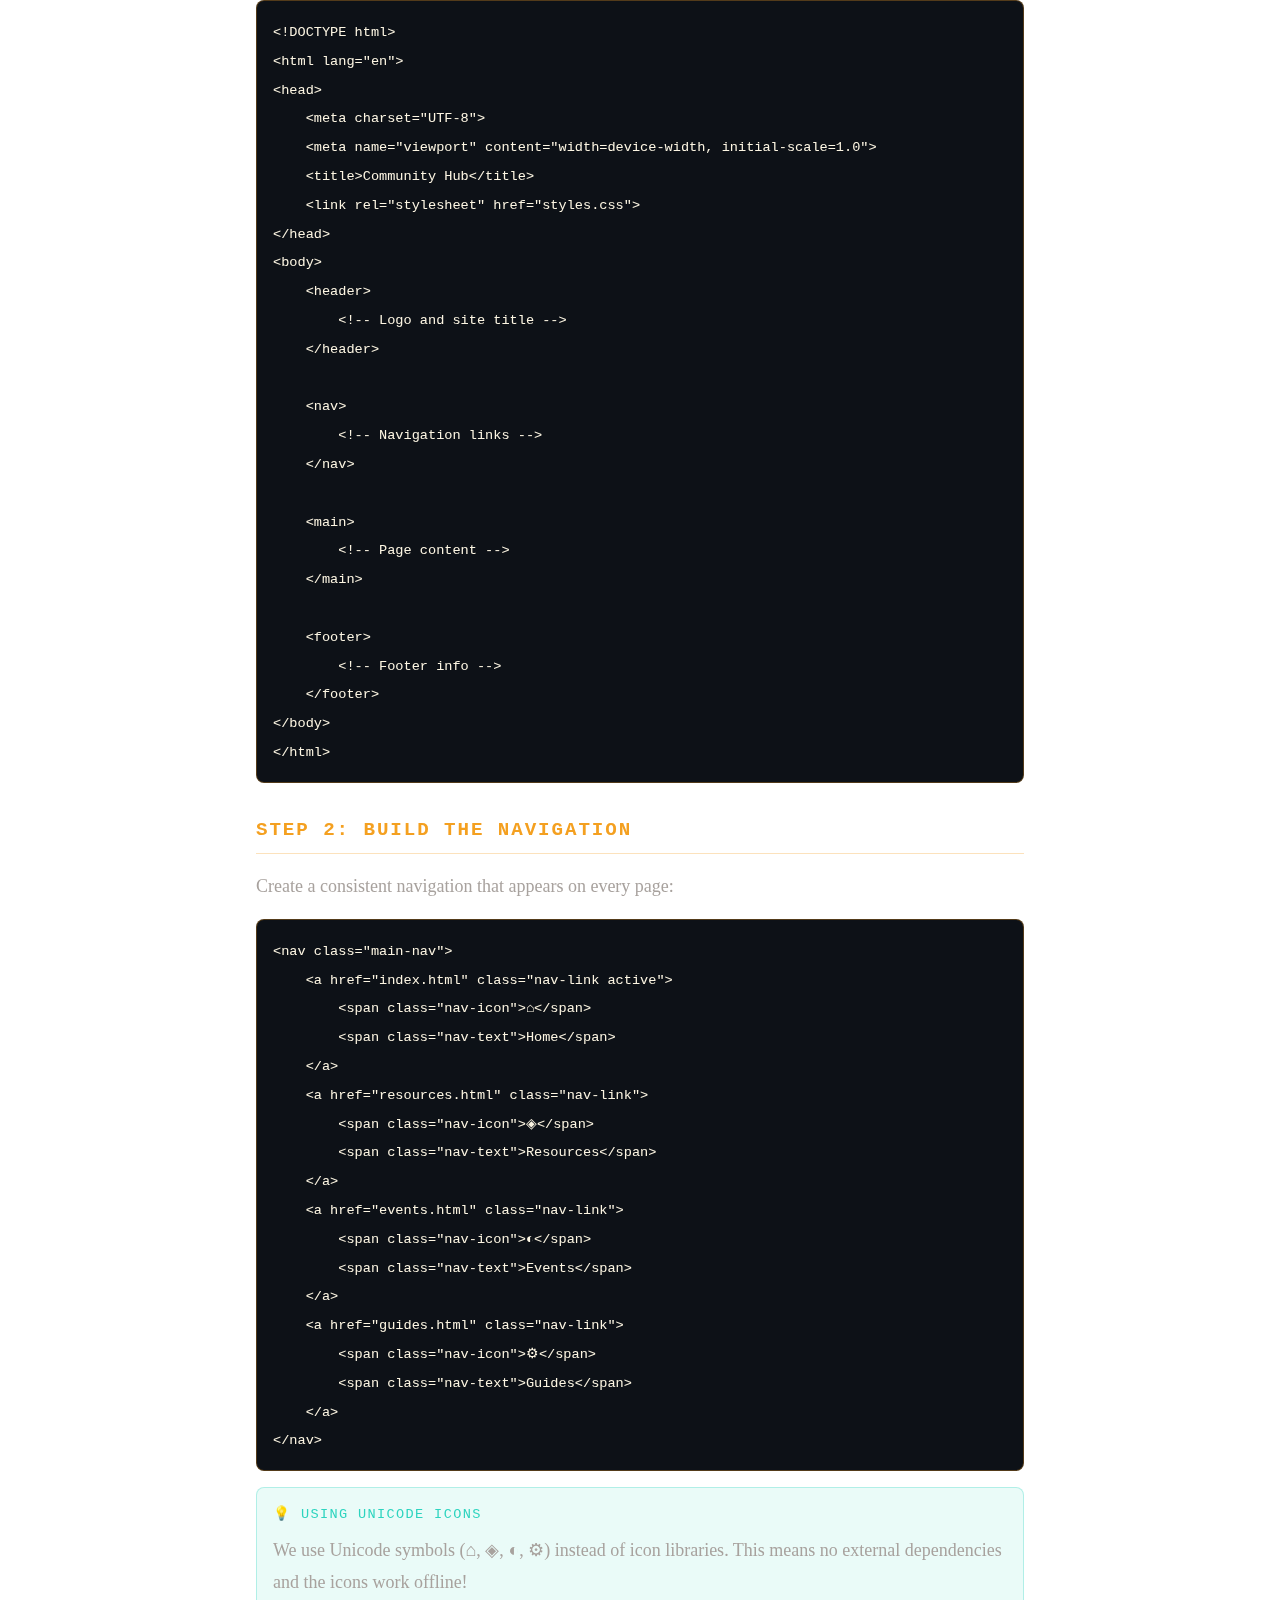
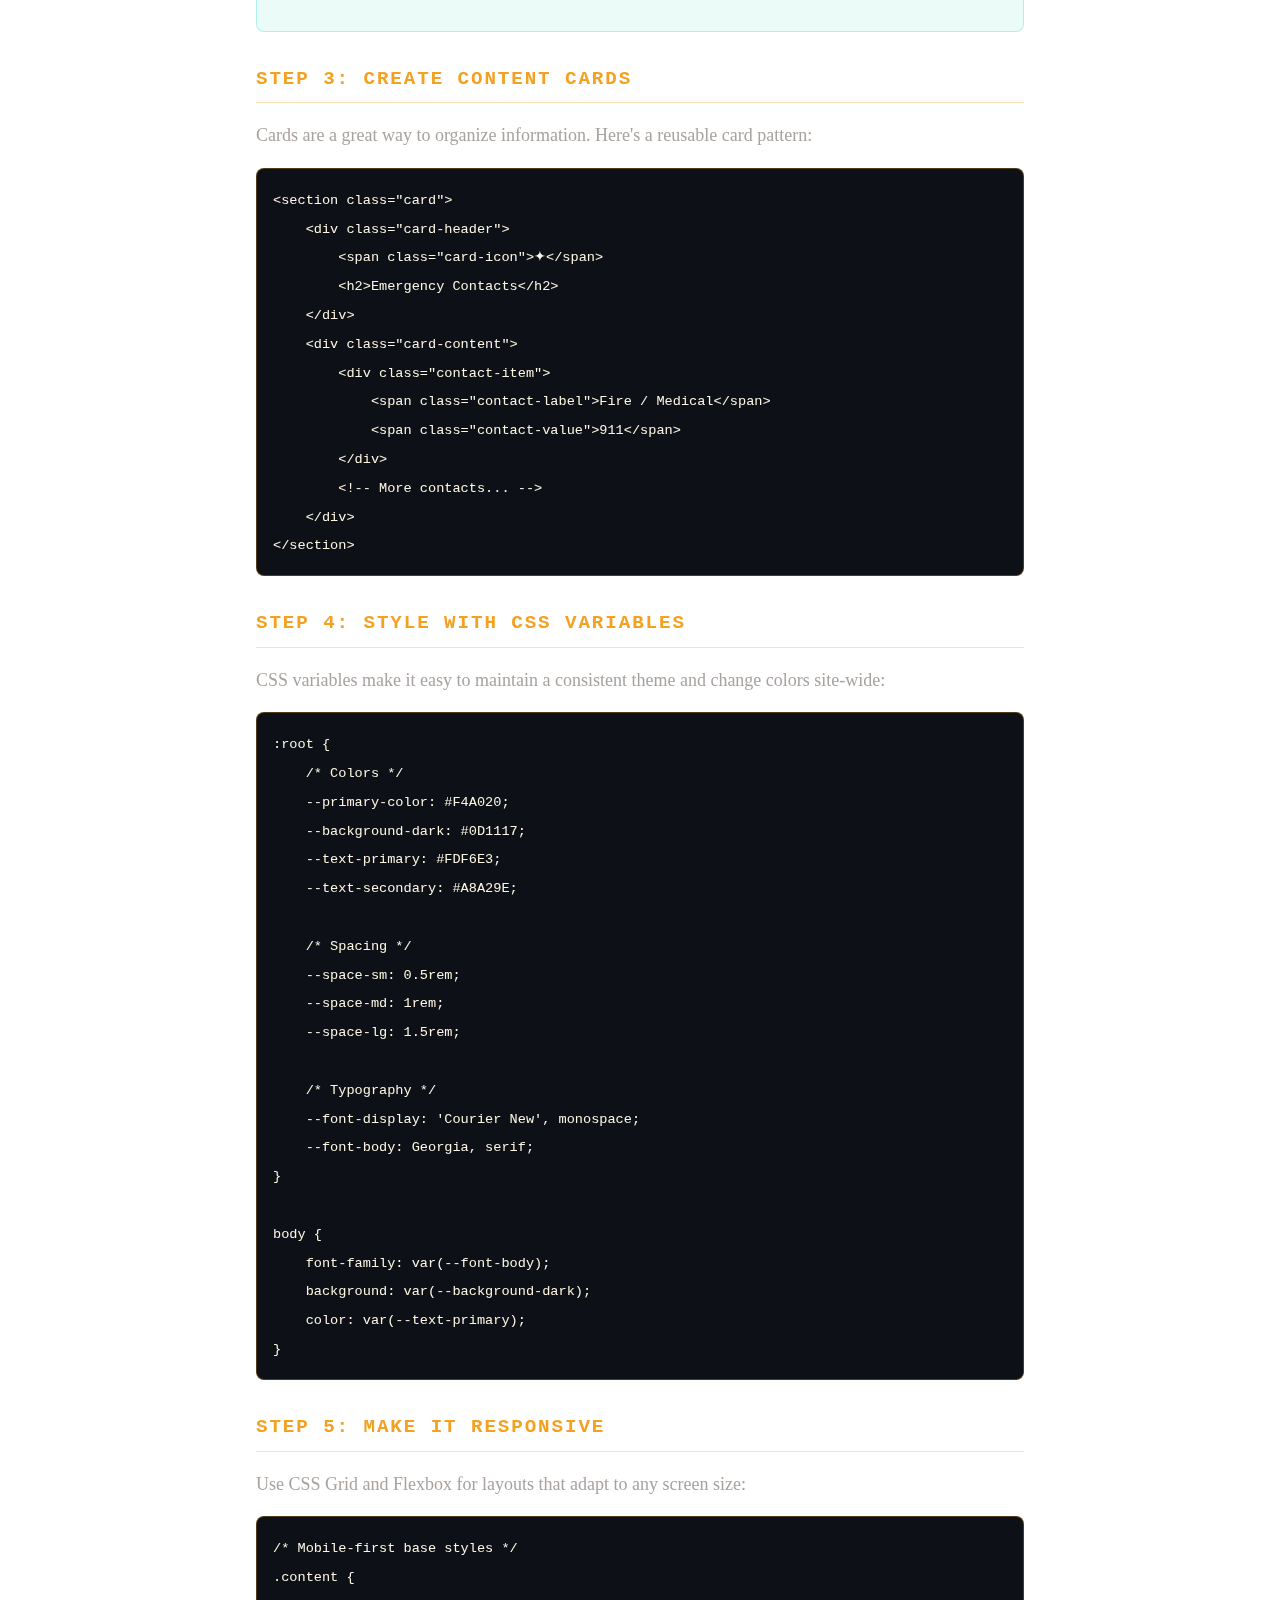
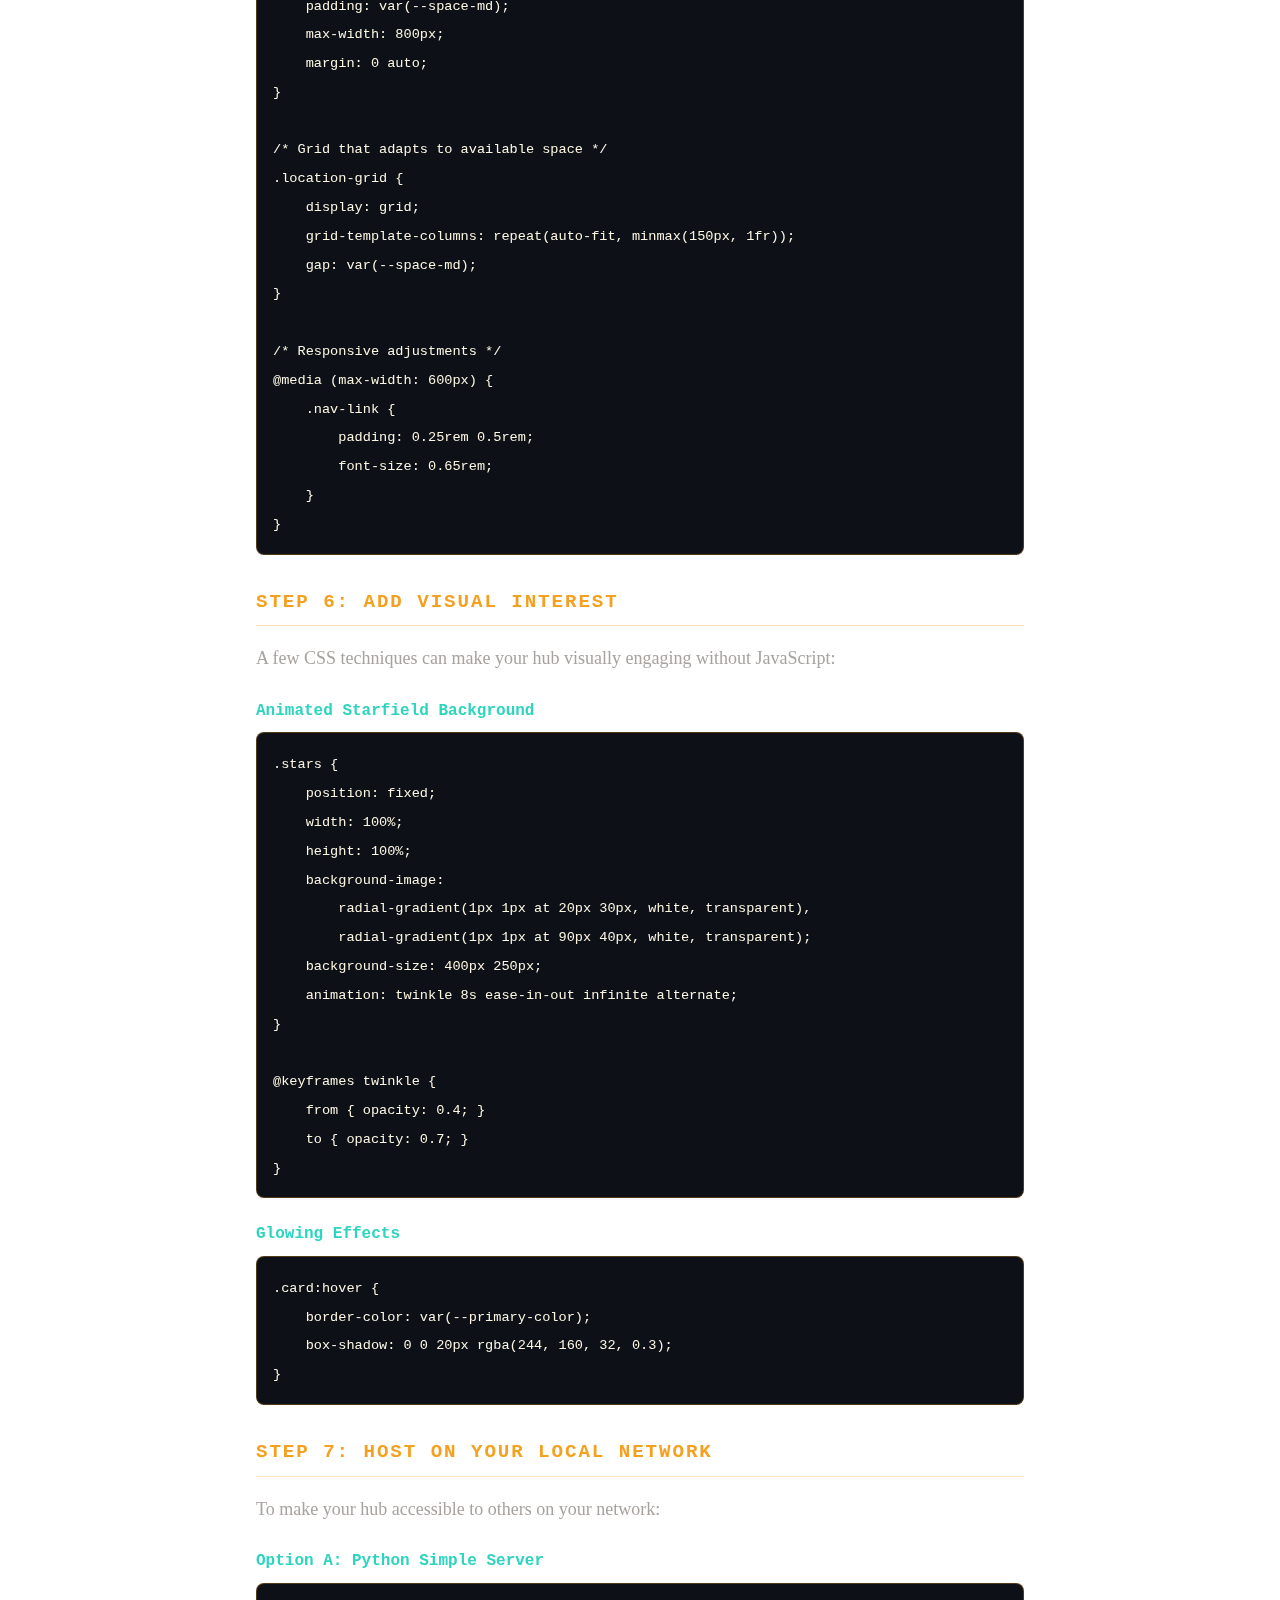
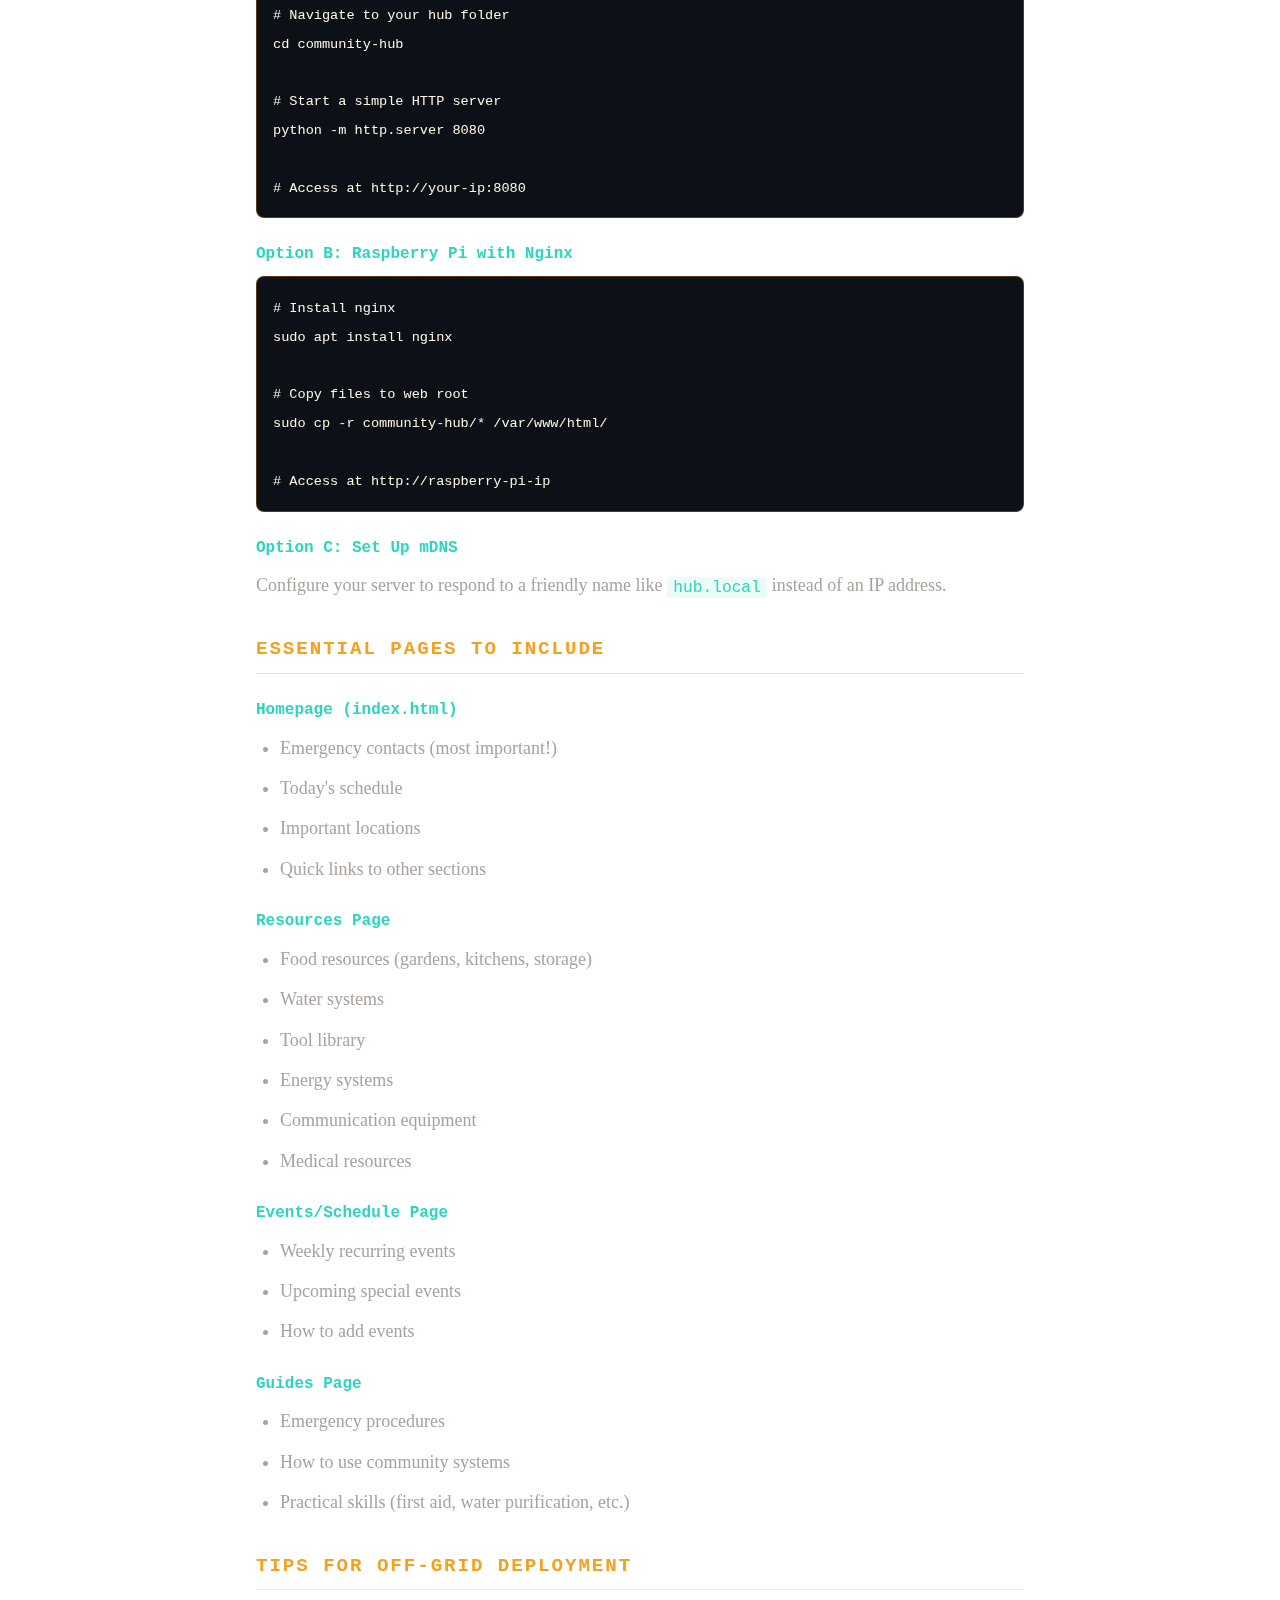
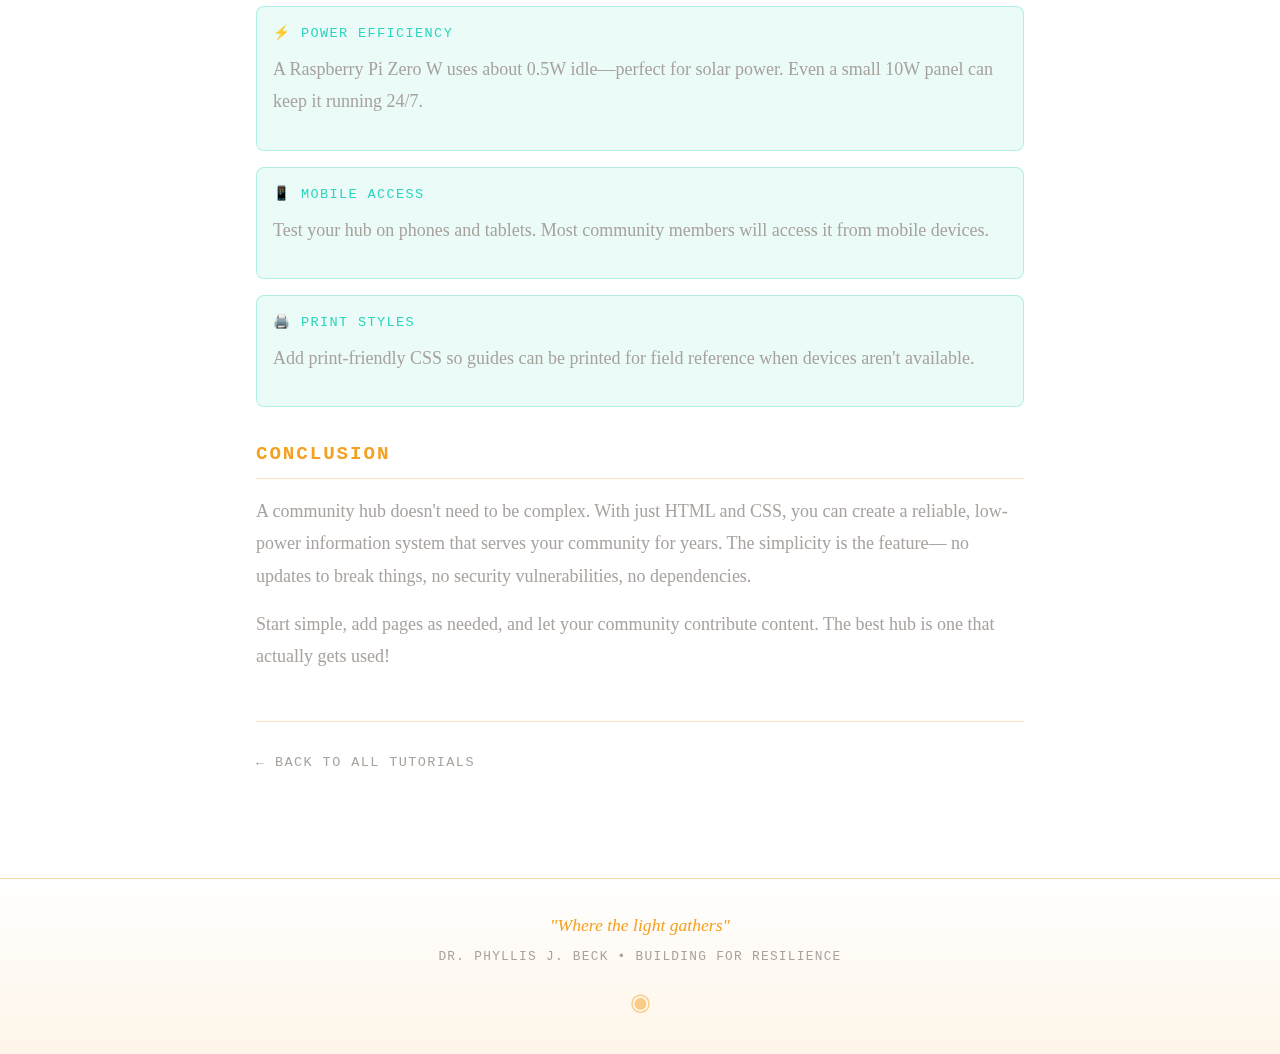
<file: beck-dev/tutorials/community-hub.html>
<!DOCTYPE html>
<html lang="en">
<head>
    <meta charset="UTF-8">
    <meta name="viewport" content="width=device-width, initial-scale=1.0">
    <title>Creating an Off-Grid Community Hub | Dr. Phyllis J. Beck</title>
    <link rel="stylesheet" href="../styles.css">
</head>
<body>
    <!-- Starfield background -->
    <div class="stars"></div>
    <div class="stars stars-2"></div>
    
    <!-- Navigation -->
    <nav class="main-nav">
        <a href="../index.html" class="nav-link">
            <span class="nav-icon">⌂</span>
            <span class="nav-text">Home</span>
        </a>
        <a href="../index.html#tutorials" class="nav-link active">
            <span class="nav-icon">📖</span>
            <span class="nav-text">Tutorials</span>
        </a>
        <a href="../index.html#projects" class="nav-link">
            <span class="nav-icon">🚀</span>
            <span class="nav-text">Projects</span>
        </a>
        <a href="../index.html#contact" class="nav-link">
            <span class="nav-icon">✉</span>
            <span class="nav-text">Contact</span>
        </a>
    </nav>

    <!-- Article Header -->
    <header class="article-header">
        <a href="../index.html#tutorials" class="back-link">← Back to Tutorials</a>
        <h1>Creating an Off-Grid Community Hub</h1>
        <div class="article-meta">
            <span class="tutorial-tag">HTML/CSS</span>
            <span class="tutorial-tag">Off-Grid</span>
            <span class="tutorial-tag difficulty-beginner">Beginner</span>
        </div>
        <p style="color: var(--text-secondary); margin-top: var(--space-md);">
            Build a local-network community information portal using only HTML and CSS—perfect for solar-powered, offline-first deployments.
        </p>
    </header>

    <main class="article-content">
        <h2>Why Build a Community Hub?</h2>
        <p>
            In off-grid communities, access to shared information is crucial. A local community hub provides 
            a central place for emergency contacts, schedules, resources, and guides—all accessible without 
            internet connectivity.
        </p>
        <p>
            By using pure HTML and CSS (no JavaScript frameworks, no databases), we create a solution that:
        </p>
        <ul>
            <li><strong>Uses minimal power</strong> — No server-side processing means lower energy consumption</li>
            <li><strong>Works on any device</strong> — Any browser can render HTML/CSS</li>
            <li><strong>Is easy to maintain</strong> — Anyone can edit HTML files</li>
            <li><strong>Loads instantly</strong> — Static files serve immediately</li>
            <li><strong>Never breaks</strong> — No dependencies to update or security patches to apply</li>
        </ul>

        <div class="materials-list">
            <h3>What You'll Need</h3>
            <ul>
                <li><strong>Text editor</strong> (VS Code, Notepad++, or even Notepad)</li>
                <li><strong>Web browser</strong> for testing</li>
                <li><strong>Basic HTML/CSS knowledge</strong> (we'll cover the essentials)</li>
                <li><strong>A server</strong> (Raspberry Pi, old laptop, or any computer) for hosting</li>
            </ul>
        </div>

        <h2>Project Structure</h2>
        <p>
            We'll create a multi-page site with shared styling. Here's the structure:
        </p>
        <pre><code>community-hub/
├── index.html          # Homepage
├── resources.html      # Community resources
├── events.html         # Schedule & events
├── guides.html         # How-to guides
├── about.html          # Community info
└── styles.css          # Shared styling</code></pre>

        <h2>Step 1: Create the HTML Structure</h2>
        <p>
            Start with a basic HTML5 template. Every page will share this structure:
        </p>
        
        <pre><code>&lt;!DOCTYPE html&gt;
&lt;html lang="en"&gt;
&lt;head&gt;
    &lt;meta charset="UTF-8"&gt;
    &lt;meta name="viewport" content="width=device-width, initial-scale=1.0"&gt;
    &lt;title&gt;Community Hub&lt;/title&gt;
    &lt;link rel="stylesheet" href="styles.css"&gt;
&lt;/head&gt;
&lt;body&gt;
    &lt;header&gt;
        &lt;!-- Logo and site title --&gt;
    &lt;/header&gt;
    
    &lt;nav&gt;
        &lt;!-- Navigation links --&gt;
    &lt;/nav&gt;
    
    &lt;main&gt;
        &lt;!-- Page content --&gt;
    &lt;/main&gt;
    
    &lt;footer&gt;
        &lt;!-- Footer info --&gt;
    &lt;/footer&gt;
&lt;/body&gt;
&lt;/html&gt;</code></pre>

        <h2>Step 2: Build the Navigation</h2>
        <p>
            Create a consistent navigation that appears on every page:
        </p>
        
        <pre><code>&lt;nav class="main-nav"&gt;
    &lt;a href="index.html" class="nav-link active"&gt;
        &lt;span class="nav-icon"&gt;⌂&lt;/span&gt;
        &lt;span class="nav-text"&gt;Home&lt;/span&gt;
    &lt;/a&gt;
    &lt;a href="resources.html" class="nav-link"&gt;
        &lt;span class="nav-icon"&gt;◈&lt;/span&gt;
        &lt;span class="nav-text"&gt;Resources&lt;/span&gt;
    &lt;/a&gt;
    &lt;a href="events.html" class="nav-link"&gt;
        &lt;span class="nav-icon"&gt;◐&lt;/span&gt;
        &lt;span class="nav-text"&gt;Events&lt;/span&gt;
    &lt;/a&gt;
    &lt;a href="guides.html" class="nav-link"&gt;
        &lt;span class="nav-icon"&gt;⚙&lt;/span&gt;
        &lt;span class="nav-text"&gt;Guides&lt;/span&gt;
    &lt;/a&gt;
&lt;/nav&gt;</code></pre>

        <div class="info-box">
            <div class="info-box-title">💡 Using Unicode Icons</div>
            <p>We use Unicode symbols (⌂, ◈, ◐, ⚙) instead of icon libraries. This means no external dependencies and the icons work offline!</p>
        </div>

        <h2>Step 3: Create Content Cards</h2>
        <p>
            Cards are a great way to organize information. Here's a reusable card pattern:
        </p>
        
        <pre><code>&lt;section class="card"&gt;
    &lt;div class="card-header"&gt;
        &lt;span class="card-icon"&gt;✦&lt;/span&gt;
        &lt;h2&gt;Emergency Contacts&lt;/h2&gt;
    &lt;/div&gt;
    &lt;div class="card-content"&gt;
        &lt;div class="contact-item"&gt;
            &lt;span class="contact-label"&gt;Fire / Medical&lt;/span&gt;
            &lt;span class="contact-value"&gt;911&lt;/span&gt;
        &lt;/div&gt;
        &lt;!-- More contacts... --&gt;
    &lt;/div&gt;
&lt;/section&gt;</code></pre>

        <h2>Step 4: Style with CSS Variables</h2>
        <p>
            CSS variables make it easy to maintain a consistent theme and change colors site-wide:
        </p>
        
        <pre><code>:root {
    /* Colors */
    --primary-color: #F4A020;
    --background-dark: #0D1117;
    --text-primary: #FDF6E3;
    --text-secondary: #A8A29E;
    
    /* Spacing */
    --space-sm: 0.5rem;
    --space-md: 1rem;
    --space-lg: 1.5rem;
    
    /* Typography */
    --font-display: 'Courier New', monospace;
    --font-body: Georgia, serif;
}

body {
    font-family: var(--font-body);
    background: var(--background-dark);
    color: var(--text-primary);
}</code></pre>

        <h2>Step 5: Make It Responsive</h2>
        <p>
            Use CSS Grid and Flexbox for layouts that adapt to any screen size:
        </p>
        
        <pre><code>/* Mobile-first base styles */
.content {
    padding: var(--space-md);
    max-width: 800px;
    margin: 0 auto;
}

/* Grid that adapts to available space */
.location-grid {
    display: grid;
    grid-template-columns: repeat(auto-fit, minmax(150px, 1fr));
    gap: var(--space-md);
}

/* Responsive adjustments */
@media (max-width: 600px) {
    .nav-link {
        padding: 0.25rem 0.5rem;
        font-size: 0.65rem;
    }
}</code></pre>

        <h2>Step 6: Add Visual Interest</h2>
        <p>
            A few CSS techniques can make your hub visually engaging without JavaScript:
        </p>
        
        <h3>Animated Starfield Background</h3>
        <pre><code>.stars {
    position: fixed;
    width: 100%;
    height: 100%;
    background-image: 
        radial-gradient(1px 1px at 20px 30px, white, transparent),
        radial-gradient(1px 1px at 90px 40px, white, transparent);
    background-size: 400px 250px;
    animation: twinkle 8s ease-in-out infinite alternate;
}

@keyframes twinkle {
    from { opacity: 0.4; }
    to { opacity: 0.7; }
}</code></pre>

        <h3>Glowing Effects</h3>
        <pre><code>.card:hover {
    border-color: var(--primary-color);
    box-shadow: 0 0 20px rgba(244, 160, 32, 0.3);
}</code></pre>

        <h2>Step 7: Host on Your Local Network</h2>
        <p>
            To make your hub accessible to others on your network:
        </p>
        
        <h3>Option A: Python Simple Server</h3>
        <pre><code># Navigate to your hub folder
cd community-hub

# Start a simple HTTP server
python -m http.server 8080

# Access at http://your-ip:8080</code></pre>

        <h3>Option B: Raspberry Pi with Nginx</h3>
        <pre><code># Install nginx
sudo apt install nginx

# Copy files to web root
sudo cp -r community-hub/* /var/www/html/

# Access at http://raspberry-pi-ip</code></pre>

        <h3>Option C: Set Up mDNS</h3>
        <p>
            Configure your server to respond to a friendly name like <code>hub.local</code> instead of an IP address.
        </p>

        <h2>Essential Pages to Include</h2>
        
        <h3>Homepage (index.html)</h3>
        <ul>
            <li>Emergency contacts (most important!)</li>
            <li>Today's schedule</li>
            <li>Important locations</li>
            <li>Quick links to other sections</li>
        </ul>
        
        <h3>Resources Page</h3>
        <ul>
            <li>Food resources (gardens, kitchens, storage)</li>
            <li>Water systems</li>
            <li>Tool library</li>
            <li>Energy systems</li>
            <li>Communication equipment</li>
            <li>Medical resources</li>
        </ul>
        
        <h3>Events/Schedule Page</h3>
        <ul>
            <li>Weekly recurring events</li>
            <li>Upcoming special events</li>
            <li>How to add events</li>
        </ul>
        
        <h3>Guides Page</h3>
        <ul>
            <li>Emergency procedures</li>
            <li>How to use community systems</li>
            <li>Practical skills (first aid, water purification, etc.)</li>
        </ul>

        <h2>Tips for Off-Grid Deployment</h2>
        
        <div class="info-box">
            <div class="info-box-title">⚡ Power Efficiency</div>
            <p>A Raspberry Pi Zero W uses about 0.5W idle—perfect for solar power. Even a small 10W panel can keep it running 24/7.</p>
        </div>
        
        <div class="info-box">
            <div class="info-box-title">📱 Mobile Access</div>
            <p>Test your hub on phones and tablets. Most community members will access it from mobile devices.</p>
        </div>
        
        <div class="info-box">
            <div class="info-box-title">🖨️ Print Styles</div>
            <p>Add print-friendly CSS so guides can be printed for field reference when devices aren't available.</p>
        </div>

        <h2>Conclusion</h2>
        <p>
            A community hub doesn't need to be complex. With just HTML and CSS, you can create a reliable, 
            low-power information system that serves your community for years. The simplicity is the feature—
            no updates to break things, no security vulnerabilities, no dependencies.
        </p>
        <p>
            Start simple, add pages as needed, and let your community contribute content. The best hub is 
            one that actually gets used!
        </p>

        <div style="margin-top: var(--space-2xl); padding-top: var(--space-lg); border-top: 1px solid var(--border-color);">
            <a href="../index.html#tutorials" class="back-link">← Back to All Tutorials</a>
        </div>
    </main>

    <footer class="main-footer">
        <div class="footer-content">
            <p class="footer-motto">"Where the light gathers"</p>
            <p class="footer-info">Dr. Phyllis J. Beck • Building for Resilience</p>
        </div>
        <div class="footer-decoration">
            <span>◉</span>
        </div>
    </footer>
</body>
</html>
</file>
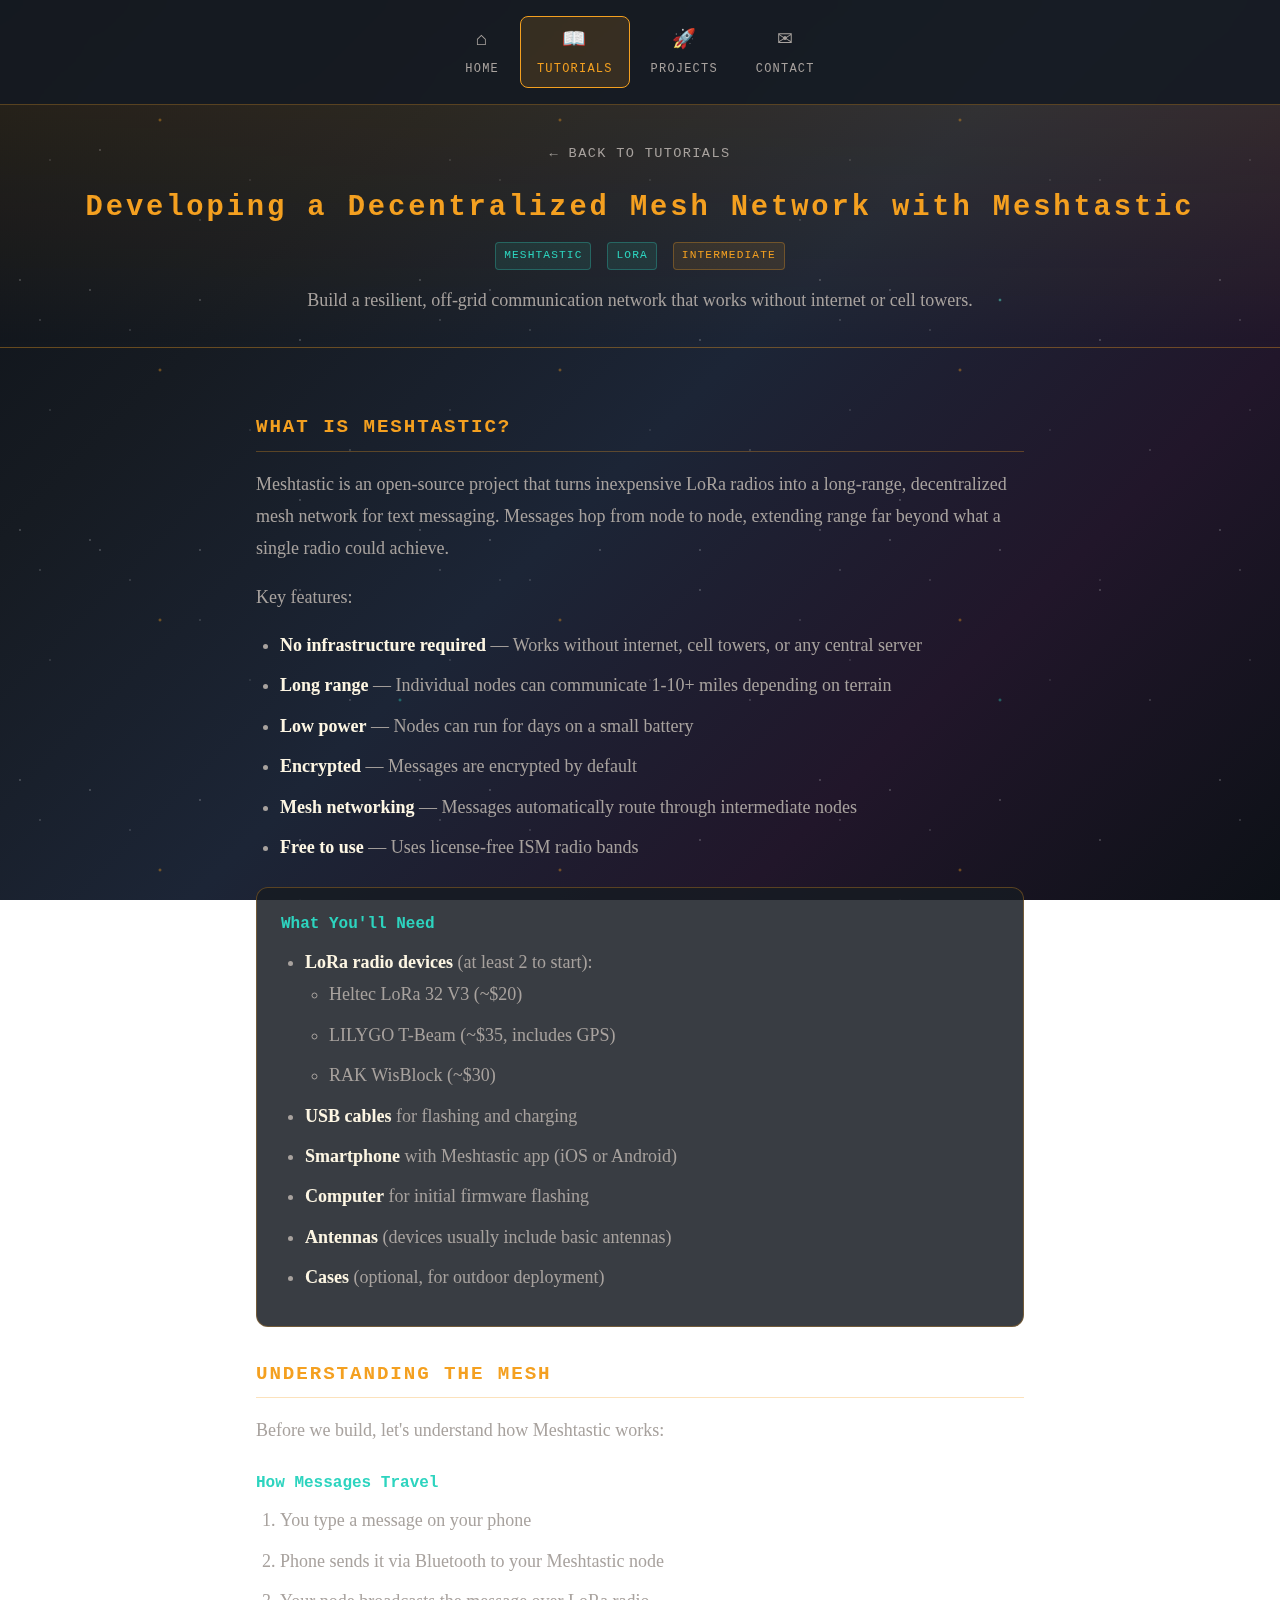
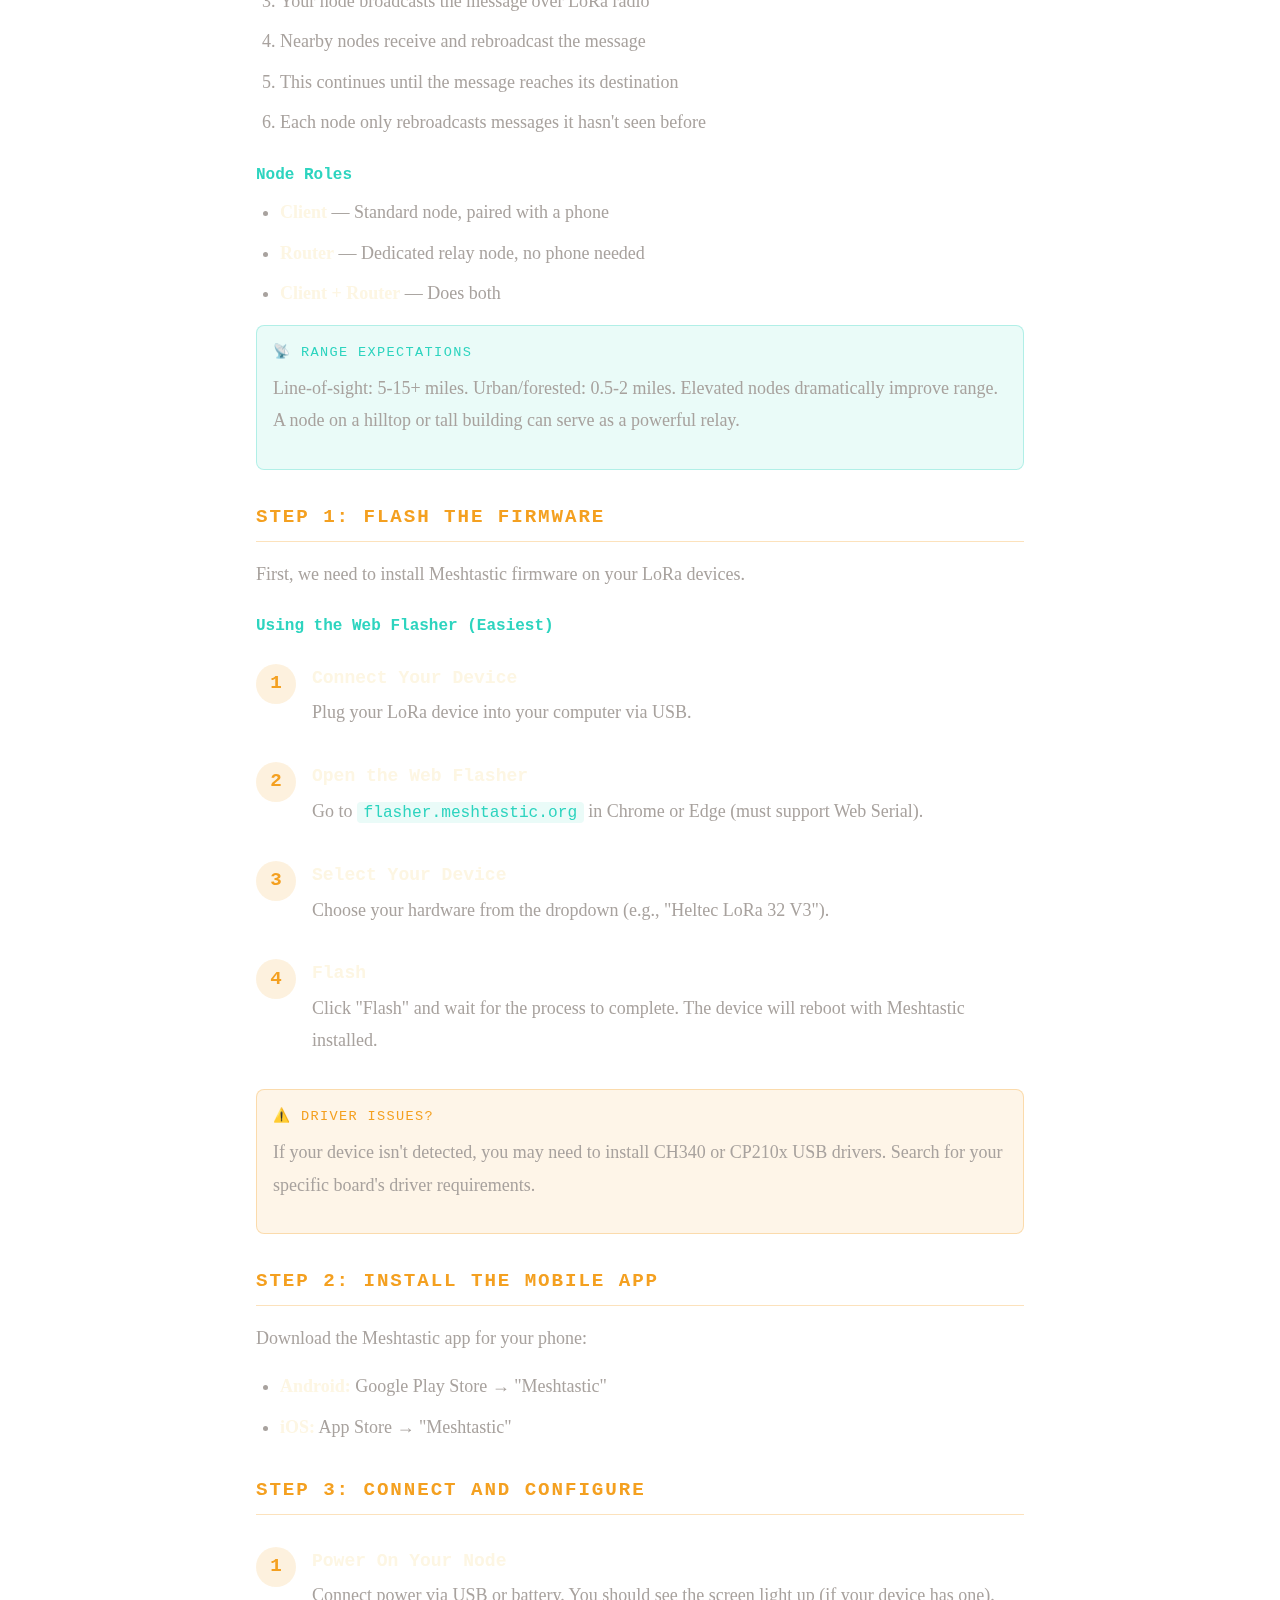
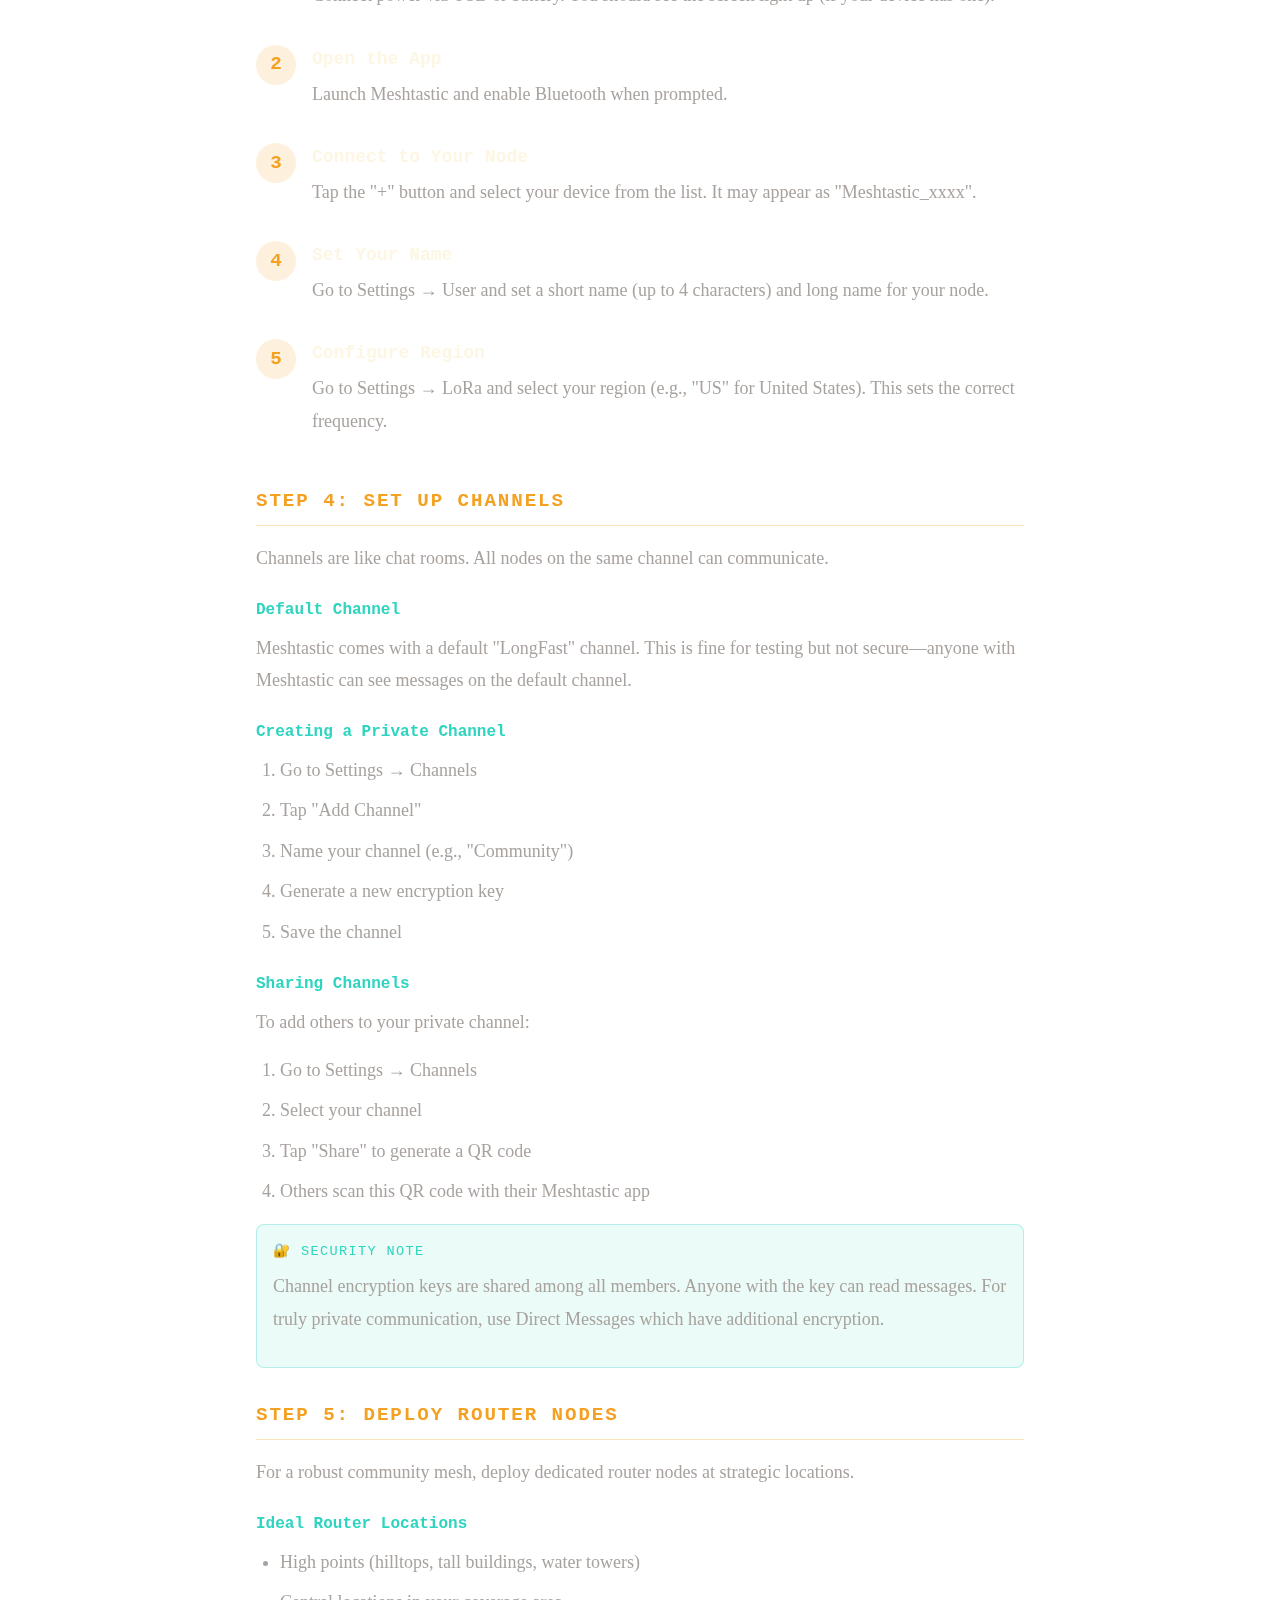
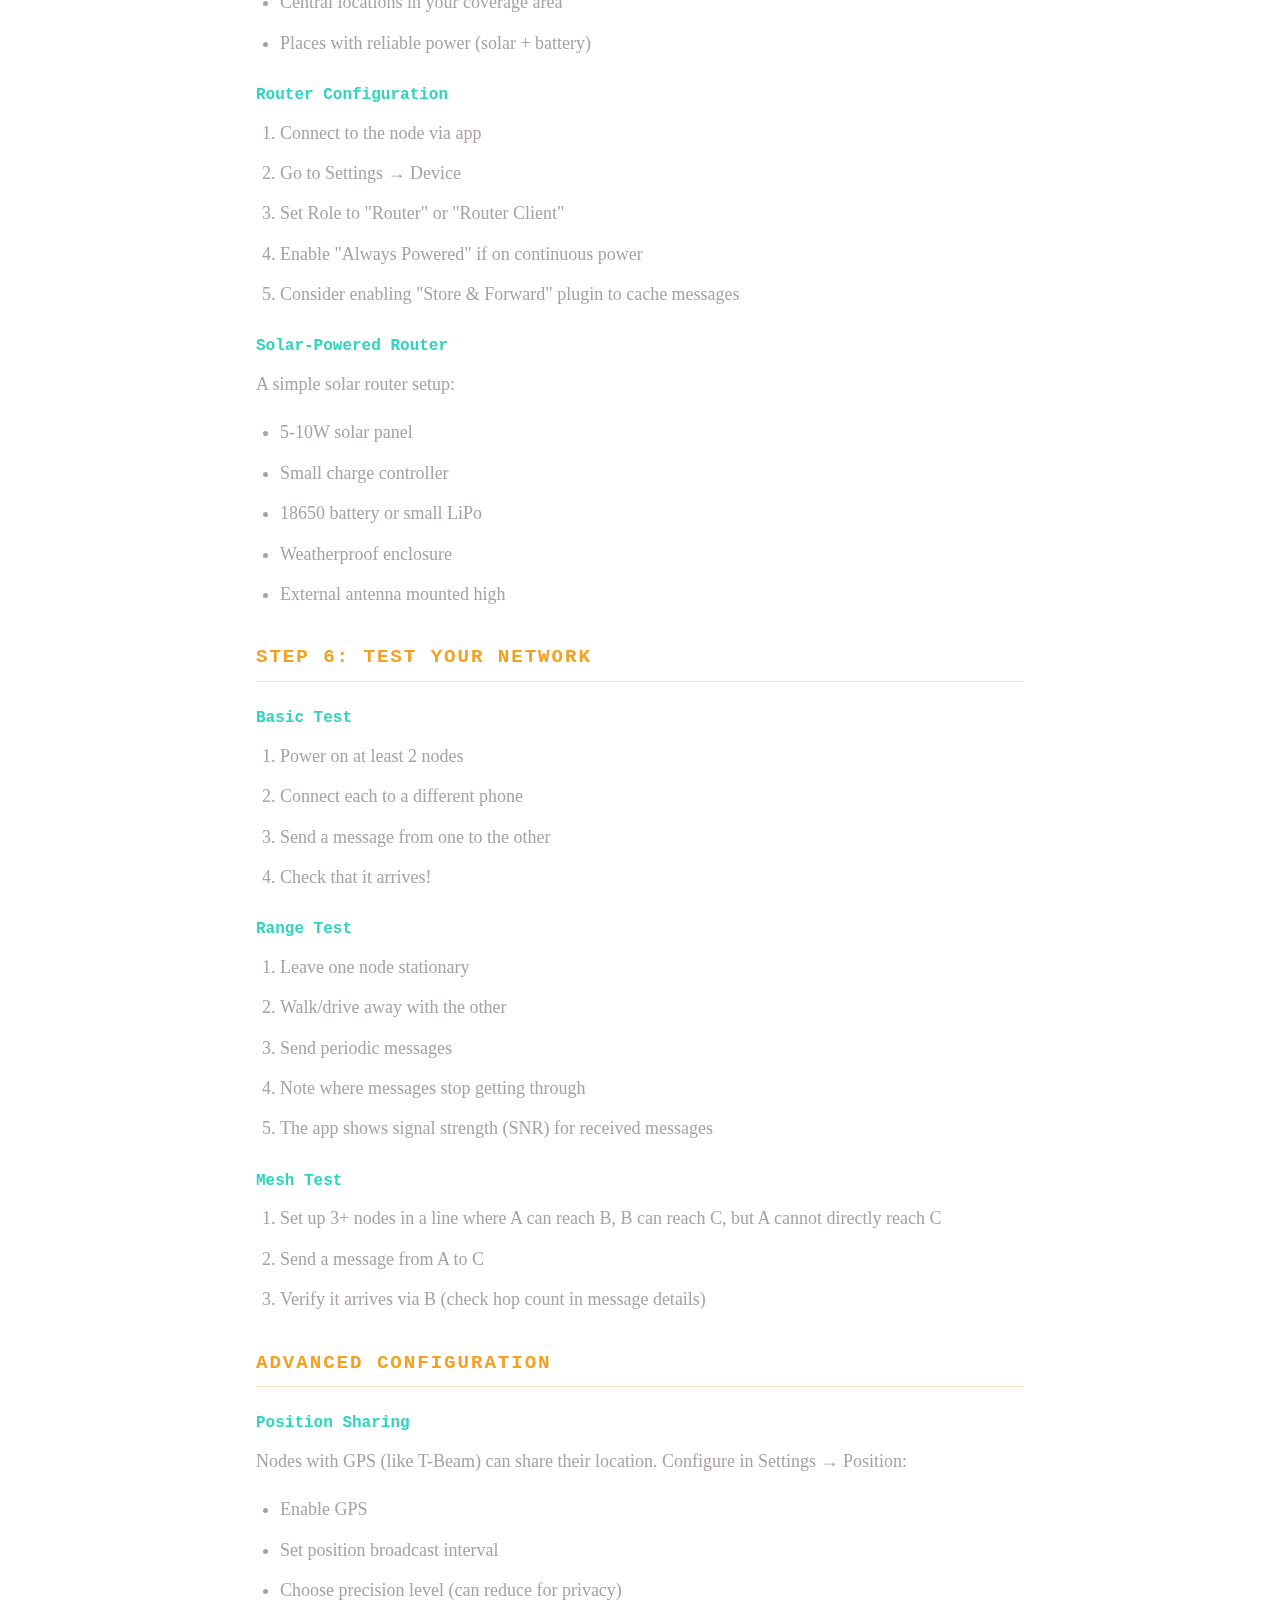
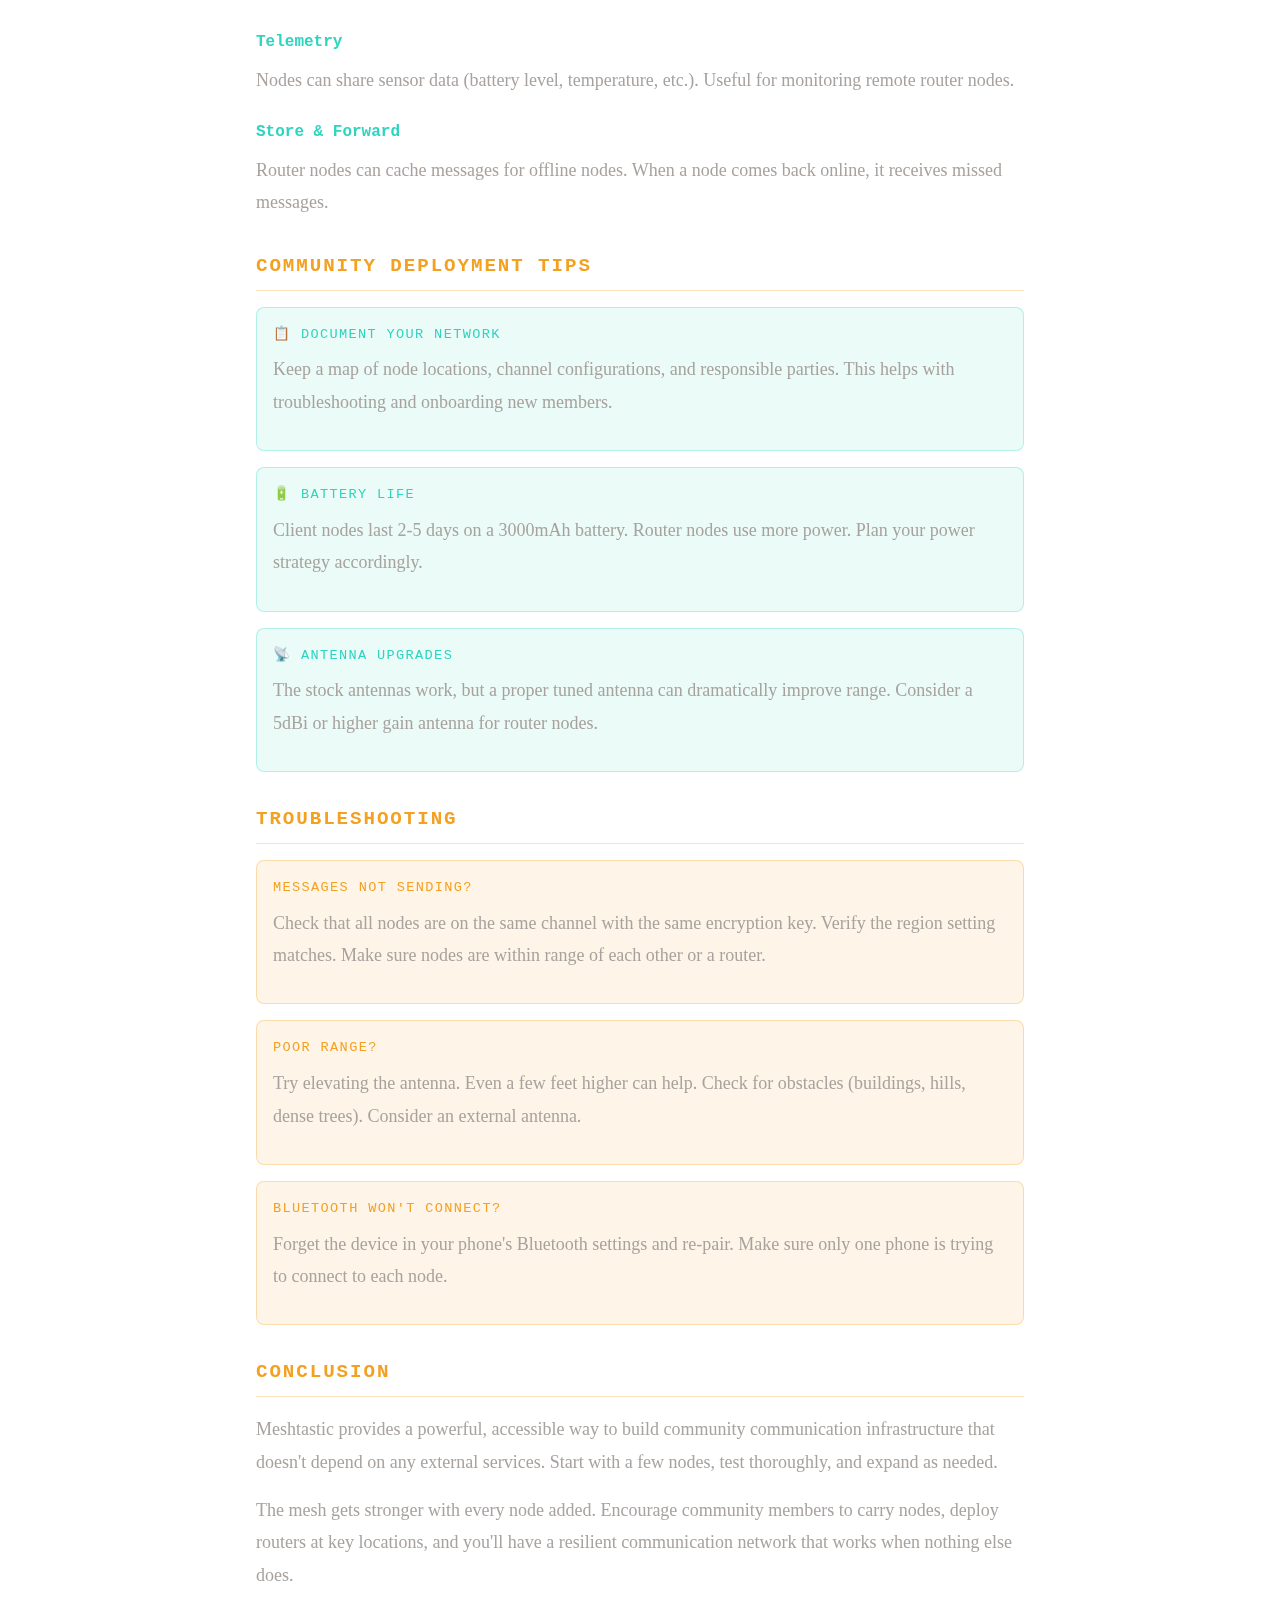
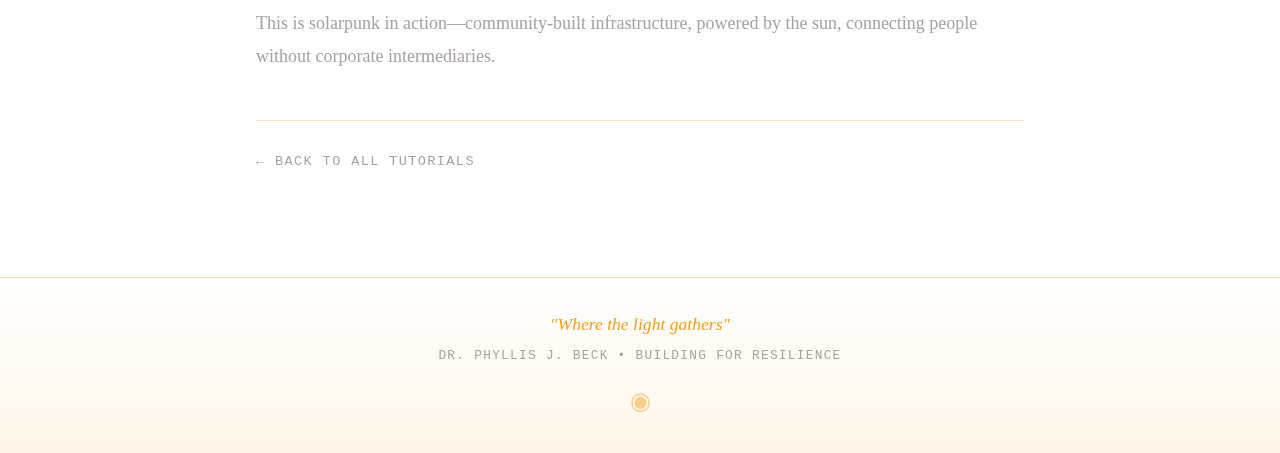
<file: beck-dev/tutorials/meshtastic-mesh.html>
<!DOCTYPE html>
<html lang="en">
<head>
    <meta charset="UTF-8">
    <meta name="viewport" content="width=device-width, initial-scale=1.0">
    <title>Developing a Decentralized Mesh Network with Meshtastic | Dr. Phyllis J. Beck</title>
    <link rel="stylesheet" href="../styles.css">
</head>
<body>
    <!-- Starfield background -->
    <div class="stars"></div>
    <div class="stars stars-2"></div>
    
    <!-- Navigation -->
    <nav class="main-nav">
        <a href="../index.html" class="nav-link">
            <span class="nav-icon">⌂</span>
            <span class="nav-text">Home</span>
        </a>
        <a href="../index.html#tutorials" class="nav-link active">
            <span class="nav-icon">📖</span>
            <span class="nav-text">Tutorials</span>
        </a>
        <a href="../index.html#projects" class="nav-link">
            <span class="nav-icon">🚀</span>
            <span class="nav-text">Projects</span>
        </a>
        <a href="../index.html#contact" class="nav-link">
            <span class="nav-icon">✉</span>
            <span class="nav-text">Contact</span>
        </a>
    </nav>

    <!-- Article Header -->
    <header class="article-header">
        <a href="../index.html#tutorials" class="back-link">← Back to Tutorials</a>
        <h1>Developing a Decentralized Mesh Network with Meshtastic</h1>
        <div class="article-meta">
            <span class="tutorial-tag">Meshtastic</span>
            <span class="tutorial-tag">LoRa</span>
            <span class="tutorial-tag difficulty-intermediate">Intermediate</span>
        </div>
        <p style="color: var(--text-secondary); margin-top: var(--space-md);">
            Build a resilient, off-grid communication network that works without internet or cell towers.
        </p>
    </header>

    <main class="article-content">
        <h2>What is Meshtastic?</h2>
        <p>
            Meshtastic is an open-source project that turns inexpensive LoRa radios into a long-range, 
            decentralized mesh network for text messaging. Messages hop from node to node, extending 
            range far beyond what a single radio could achieve.
        </p>
        <p>
            Key features:
        </p>
        <ul>
            <li><strong>No infrastructure required</strong> — Works without internet, cell towers, or any central server</li>
            <li><strong>Long range</strong> — Individual nodes can communicate 1-10+ miles depending on terrain</li>
            <li><strong>Low power</strong> — Nodes can run for days on a small battery</li>
            <li><strong>Encrypted</strong> — Messages are encrypted by default</li>
            <li><strong>Mesh networking</strong> — Messages automatically route through intermediate nodes</li>
            <li><strong>Free to use</strong> — Uses license-free ISM radio bands</li>
        </ul>

        <div class="materials-list">
            <h3>What You'll Need</h3>
            <ul>
                <li><strong>LoRa radio devices</strong> (at least 2 to start):
                    <ul>
                        <li>Heltec LoRa 32 V3 (~$20)</li>
                        <li>LILYGO T-Beam (~$35, includes GPS)</li>
                        <li>RAK WisBlock (~$30)</li>
                    </ul>
                </li>
                <li><strong>USB cables</strong> for flashing and charging</li>
                <li><strong>Smartphone</strong> with Meshtastic app (iOS or Android)</li>
                <li><strong>Computer</strong> for initial firmware flashing</li>
                <li><strong>Antennas</strong> (devices usually include basic antennas)</li>
                <li><strong>Cases</strong> (optional, for outdoor deployment)</li>
            </ul>
        </div>

        <h2>Understanding the Mesh</h2>
        <p>
            Before we build, let's understand how Meshtastic works:
        </p>
        
        <h3>How Messages Travel</h3>
        <ol>
            <li>You type a message on your phone</li>
            <li>Phone sends it via Bluetooth to your Meshtastic node</li>
            <li>Your node broadcasts the message over LoRa radio</li>
            <li>Nearby nodes receive and rebroadcast the message</li>
            <li>This continues until the message reaches its destination</li>
            <li>Each node only rebroadcasts messages it hasn't seen before</li>
        </ol>

        <h3>Node Roles</h3>
        <ul>
            <li><strong>Client</strong> — Standard node, paired with a phone</li>
            <li><strong>Router</strong> — Dedicated relay node, no phone needed</li>
            <li><strong>Client + Router</strong> — Does both</li>
        </ul>

        <div class="info-box">
            <div class="info-box-title">📡 Range Expectations</div>
            <p>Line-of-sight: 5-15+ miles. Urban/forested: 0.5-2 miles. Elevated nodes dramatically improve range. A node on a hilltop or tall building can serve as a powerful relay.</p>
        </div>

        <h2>Step 1: Flash the Firmware</h2>
        <p>
            First, we need to install Meshtastic firmware on your LoRa devices.
        </p>
        
        <h3>Using the Web Flasher (Easiest)</h3>
        <div class="step">
            <div class="step-number">1</div>
            <div class="step-content">
                <h4>Connect Your Device</h4>
                <p>Plug your LoRa device into your computer via USB.</p>
            </div>
        </div>
        
        <div class="step">
            <div class="step-number">2</div>
            <div class="step-content">
                <h4>Open the Web Flasher</h4>
                <p>Go to <code>flasher.meshtastic.org</code> in Chrome or Edge (must support Web Serial).</p>
            </div>
        </div>
        
        <div class="step">
            <div class="step-number">3</div>
            <div class="step-content">
                <h4>Select Your Device</h4>
                <p>Choose your hardware from the dropdown (e.g., "Heltec LoRa 32 V3").</p>
            </div>
        </div>
        
        <div class="step">
            <div class="step-number">4</div>
            <div class="step-content">
                <h4>Flash</h4>
                <p>Click "Flash" and wait for the process to complete. The device will reboot with Meshtastic installed.</p>
            </div>
        </div>

        <div class="info-box warning">
            <div class="info-box-title">⚠️ Driver Issues?</div>
            <p>If your device isn't detected, you may need to install CH340 or CP210x USB drivers. Search for your specific board's driver requirements.</p>
        </div>

        <h2>Step 2: Install the Mobile App</h2>
        <p>
            Download the Meshtastic app for your phone:
        </p>
        <ul>
            <li><strong>Android:</strong> Google Play Store → "Meshtastic"</li>
            <li><strong>iOS:</strong> App Store → "Meshtastic"</li>
        </ul>

        <h2>Step 3: Connect and Configure</h2>
        
        <div class="step">
            <div class="step-number">1</div>
            <div class="step-content">
                <h4>Power On Your Node</h4>
                <p>Connect power via USB or battery. You should see the screen light up (if your device has one).</p>
            </div>
        </div>
        
        <div class="step">
            <div class="step-number">2</div>
            <div class="step-content">
                <h4>Open the App</h4>
                <p>Launch Meshtastic and enable Bluetooth when prompted.</p>
            </div>
        </div>
        
        <div class="step">
            <div class="step-number">3</div>
            <div class="step-content">
                <h4>Connect to Your Node</h4>
                <p>Tap the "+" button and select your device from the list. It may appear as "Meshtastic_xxxx".</p>
            </div>
        </div>
        
        <div class="step">
            <div class="step-number">4</div>
            <div class="step-content">
                <h4>Set Your Name</h4>
                <p>Go to Settings → User and set a short name (up to 4 characters) and long name for your node.</p>
            </div>
        </div>
        
        <div class="step">
            <div class="step-number">5</div>
            <div class="step-content">
                <h4>Configure Region</h4>
                <p>Go to Settings → LoRa and select your region (e.g., "US" for United States). This sets the correct frequency.</p>
            </div>
        </div>

        <h2>Step 4: Set Up Channels</h2>
        <p>
            Channels are like chat rooms. All nodes on the same channel can communicate.
        </p>
        
        <h3>Default Channel</h3>
        <p>
            Meshtastic comes with a default "LongFast" channel. This is fine for testing but not secure—anyone 
            with Meshtastic can see messages on the default channel.
        </p>
        
        <h3>Creating a Private Channel</h3>
        <ol>
            <li>Go to Settings → Channels</li>
            <li>Tap "Add Channel"</li>
            <li>Name your channel (e.g., "Community")</li>
            <li>Generate a new encryption key</li>
            <li>Save the channel</li>
        </ol>
        
        <h3>Sharing Channels</h3>
        <p>
            To add others to your private channel:
        </p>
        <ol>
            <li>Go to Settings → Channels</li>
            <li>Select your channel</li>
            <li>Tap "Share" to generate a QR code</li>
            <li>Others scan this QR code with their Meshtastic app</li>
        </ol>

        <div class="info-box">
            <div class="info-box-title">🔐 Security Note</div>
            <p>Channel encryption keys are shared among all members. Anyone with the key can read messages. For truly private communication, use Direct Messages which have additional encryption.</p>
        </div>

        <h2>Step 5: Deploy Router Nodes</h2>
        <p>
            For a robust community mesh, deploy dedicated router nodes at strategic locations.
        </p>
        
        <h3>Ideal Router Locations</h3>
        <ul>
            <li>High points (hilltops, tall buildings, water towers)</li>
            <li>Central locations in your coverage area</li>
            <li>Places with reliable power (solar + battery)</li>
        </ul>
        
        <h3>Router Configuration</h3>
        <ol>
            <li>Connect to the node via app</li>
            <li>Go to Settings → Device</li>
            <li>Set Role to "Router" or "Router Client"</li>
            <li>Enable "Always Powered" if on continuous power</li>
            <li>Consider enabling "Store & Forward" plugin to cache messages</li>
        </ol>

        <h3>Solar-Powered Router</h3>
        <p>
            A simple solar router setup:
        </p>
        <ul>
            <li>5-10W solar panel</li>
            <li>Small charge controller</li>
            <li>18650 battery or small LiPo</li>
            <li>Weatherproof enclosure</li>
            <li>External antenna mounted high</li>
        </ul>

        <h2>Step 6: Test Your Network</h2>
        
        <h3>Basic Test</h3>
        <ol>
            <li>Power on at least 2 nodes</li>
            <li>Connect each to a different phone</li>
            <li>Send a message from one to the other</li>
            <li>Check that it arrives!</li>
        </ol>
        
        <h3>Range Test</h3>
        <ol>
            <li>Leave one node stationary</li>
            <li>Walk/drive away with the other</li>
            <li>Send periodic messages</li>
            <li>Note where messages stop getting through</li>
            <li>The app shows signal strength (SNR) for received messages</li>
        </ol>
        
        <h3>Mesh Test</h3>
        <ol>
            <li>Set up 3+ nodes in a line where A can reach B, B can reach C, but A cannot directly reach C</li>
            <li>Send a message from A to C</li>
            <li>Verify it arrives via B (check hop count in message details)</li>
        </ol>

        <h2>Advanced Configuration</h2>
        
        <h3>Position Sharing</h3>
        <p>
            Nodes with GPS (like T-Beam) can share their location. Configure in Settings → Position:
        </p>
        <ul>
            <li>Enable GPS</li>
            <li>Set position broadcast interval</li>
            <li>Choose precision level (can reduce for privacy)</li>
        </ul>
        
        <h3>Telemetry</h3>
        <p>
            Nodes can share sensor data (battery level, temperature, etc.). Useful for monitoring remote router nodes.
        </p>
        
        <h3>Store & Forward</h3>
        <p>
            Router nodes can cache messages for offline nodes. When a node comes back online, it receives missed messages.
        </p>

        <h2>Community Deployment Tips</h2>
        
        <div class="info-box">
            <div class="info-box-title">📋 Document Your Network</div>
            <p>Keep a map of node locations, channel configurations, and responsible parties. This helps with troubleshooting and onboarding new members.</p>
        </div>
        
        <div class="info-box">
            <div class="info-box-title">🔋 Battery Life</div>
            <p>Client nodes last 2-5 days on a 3000mAh battery. Router nodes use more power. Plan your power strategy accordingly.</p>
        </div>
        
        <div class="info-box">
            <div class="info-box-title">📡 Antenna Upgrades</div>
            <p>The stock antennas work, but a proper tuned antenna can dramatically improve range. Consider a 5dBi or higher gain antenna for router nodes.</p>
        </div>

        <h2>Troubleshooting</h2>
        
        <div class="info-box warning">
            <div class="info-box-title">Messages Not Sending?</div>
            <p>Check that all nodes are on the same channel with the same encryption key. Verify the region setting matches. Make sure nodes are within range of each other or a router.</p>
        </div>
        
        <div class="info-box warning">
            <div class="info-box-title">Poor Range?</div>
            <p>Try elevating the antenna. Even a few feet higher can help. Check for obstacles (buildings, hills, dense trees). Consider an external antenna.</p>
        </div>
        
        <div class="info-box warning">
            <div class="info-box-title">Bluetooth Won't Connect?</div>
            <p>Forget the device in your phone's Bluetooth settings and re-pair. Make sure only one phone is trying to connect to each node.</p>
        </div>

        <h2>Conclusion</h2>
        <p>
            Meshtastic provides a powerful, accessible way to build community communication infrastructure 
            that doesn't depend on any external services. Start with a few nodes, test thoroughly, and 
            expand as needed.
        </p>
        <p>
            The mesh gets stronger with every node added. Encourage community members to carry nodes, 
            deploy routers at key locations, and you'll have a resilient communication network that 
            works when nothing else does.
        </p>
        <p>
            This is solarpunk in action—community-built infrastructure, powered by the sun, connecting 
            people without corporate intermediaries.
        </p>

        <div style="margin-top: var(--space-2xl); padding-top: var(--space-lg); border-top: 1px solid var(--border-color);">
            <a href="../index.html#tutorials" class="back-link">← Back to All Tutorials</a>
        </div>
    </main>

    <footer class="main-footer">
        <div class="footer-content">
            <p class="footer-motto">"Where the light gathers"</p>
            <p class="footer-info">Dr. Phyllis J. Beck • Building for Resilience</p>
        </div>
        <div class="footer-decoration">
            <span>◉</span>
        </div>
    </footer>
</body>
</html>
</file>
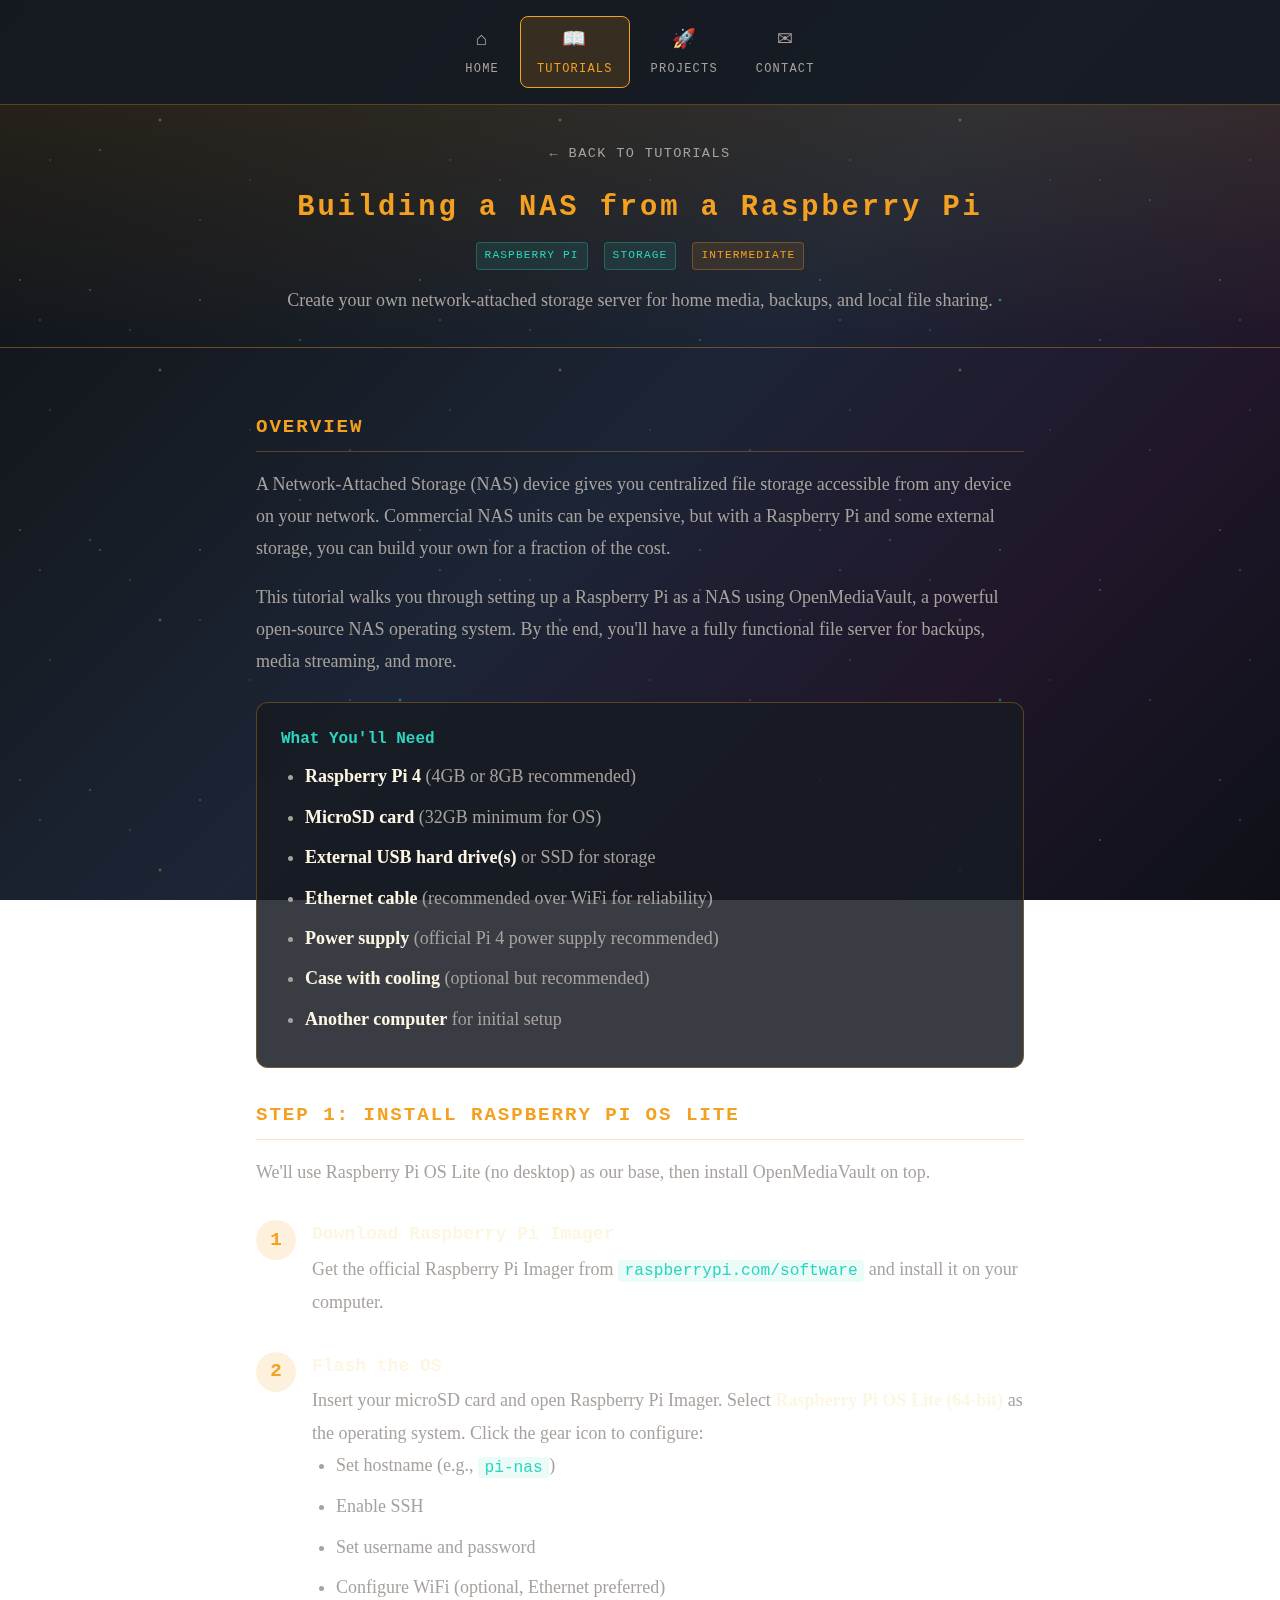
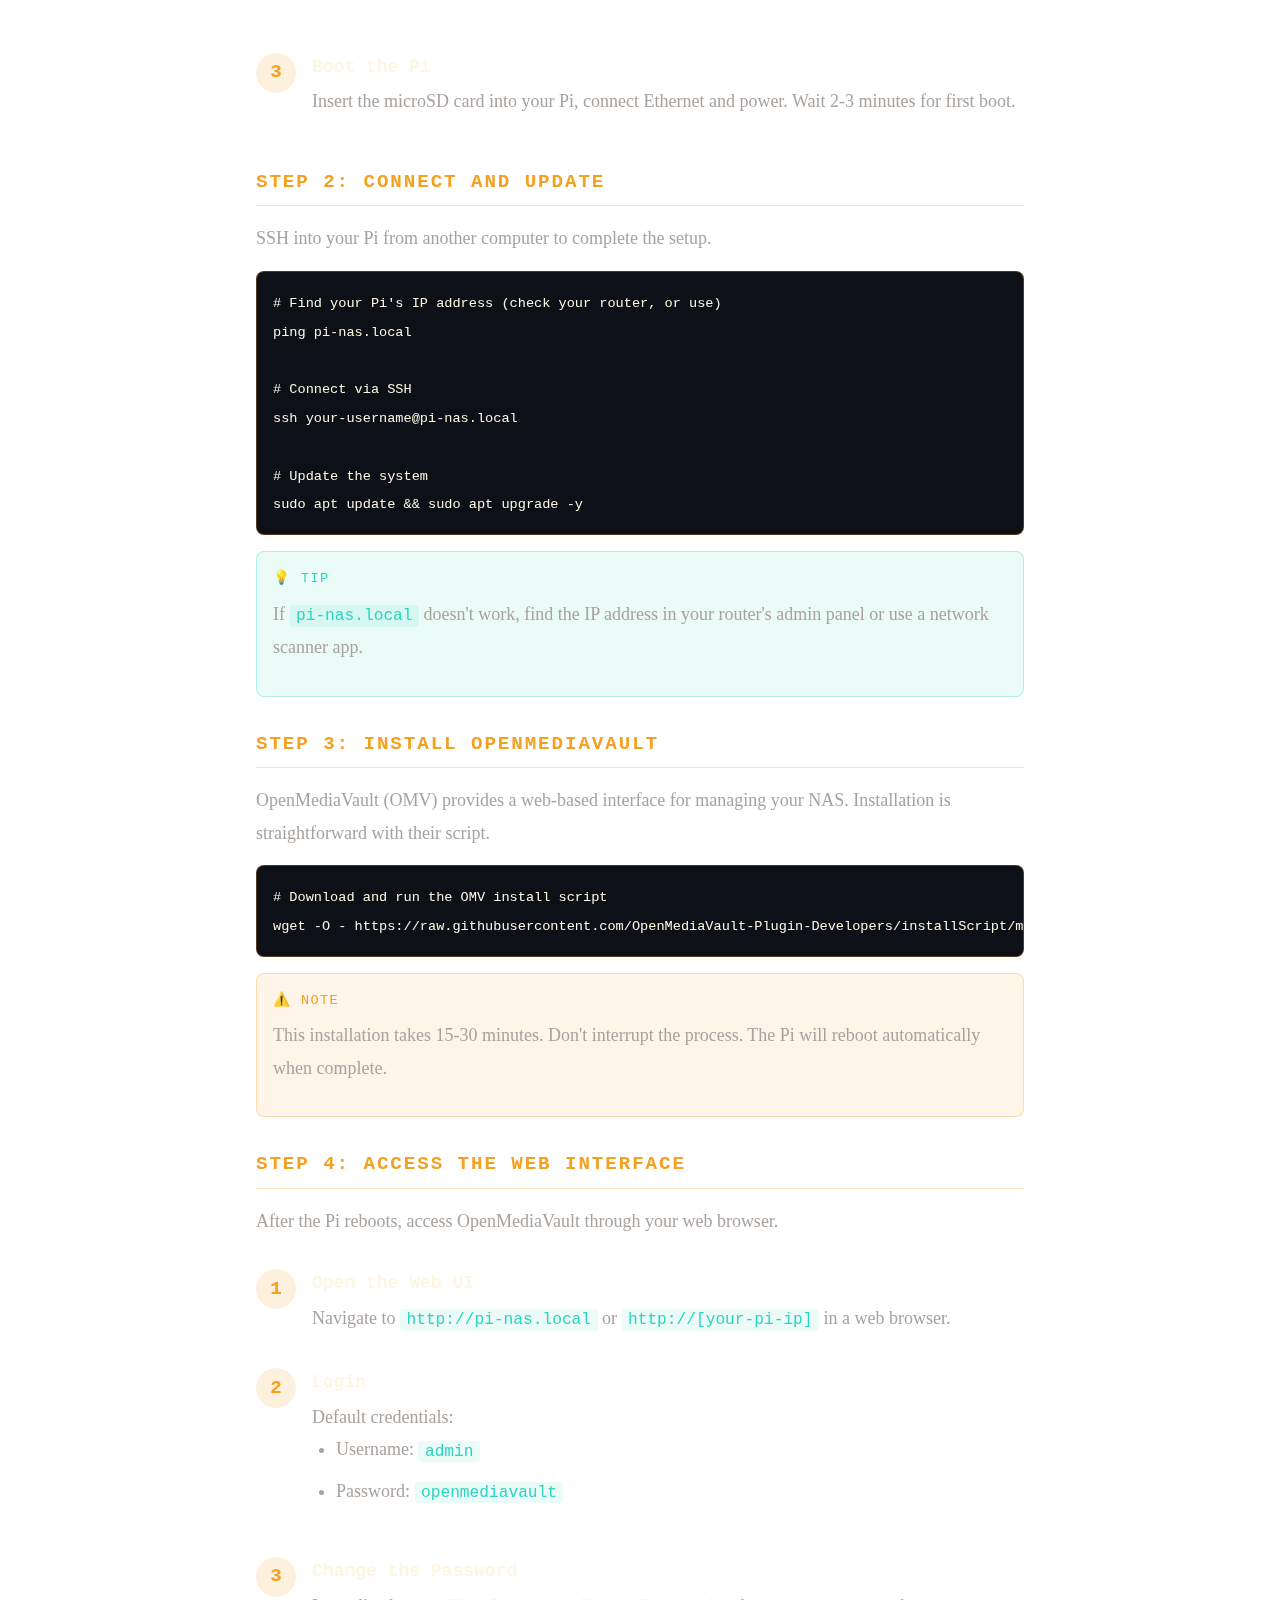
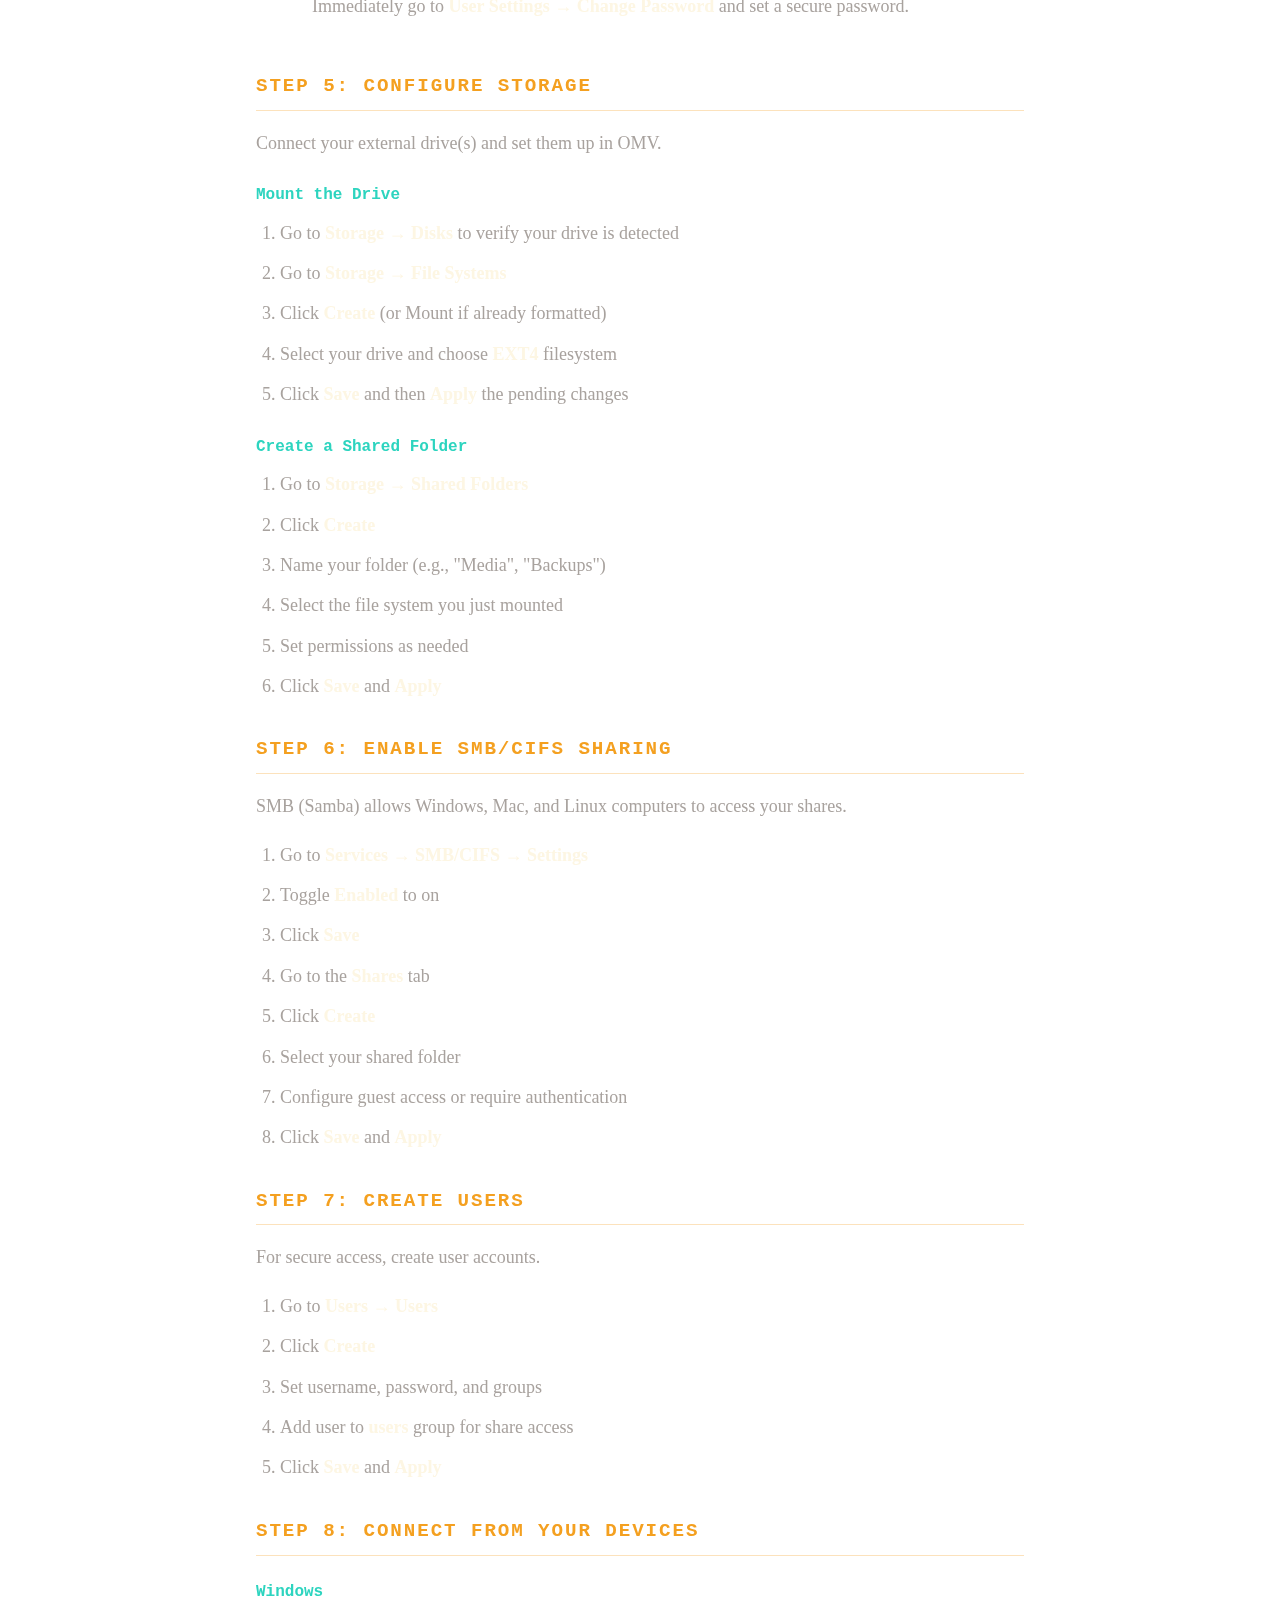
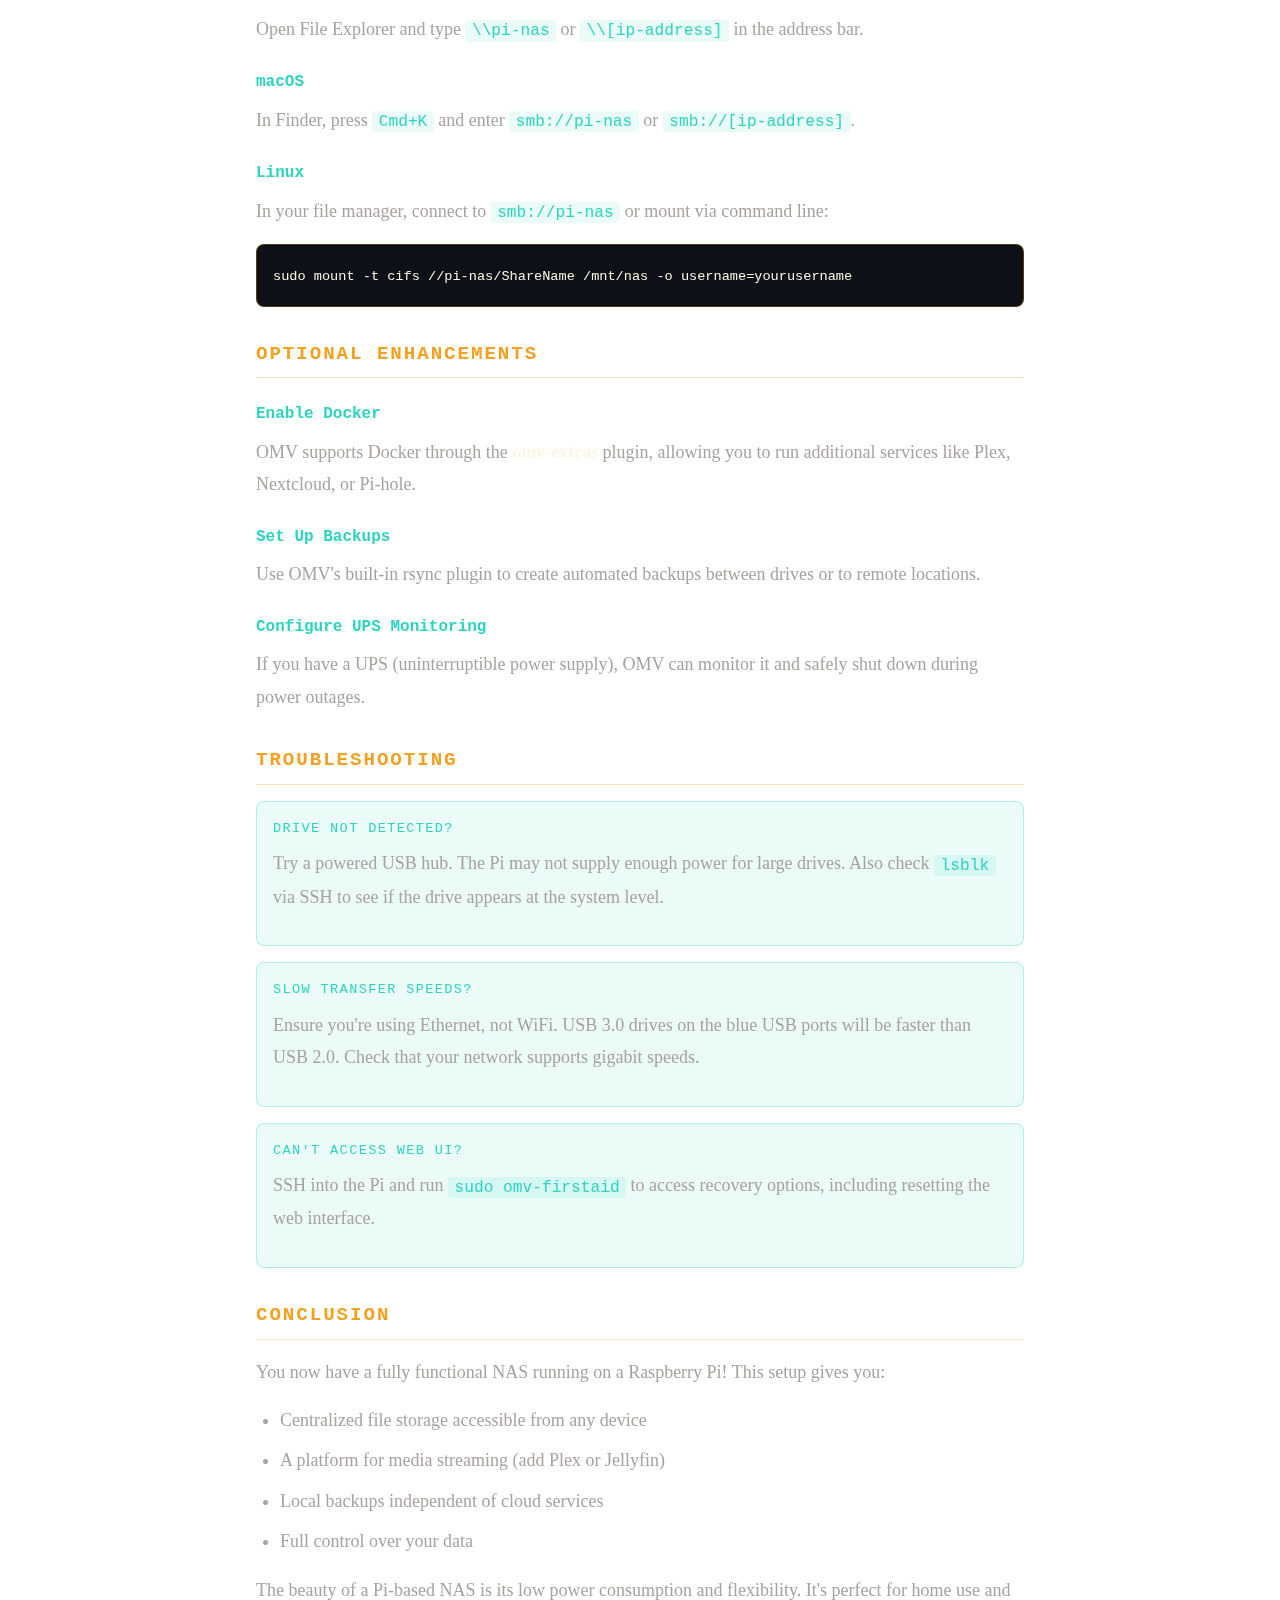
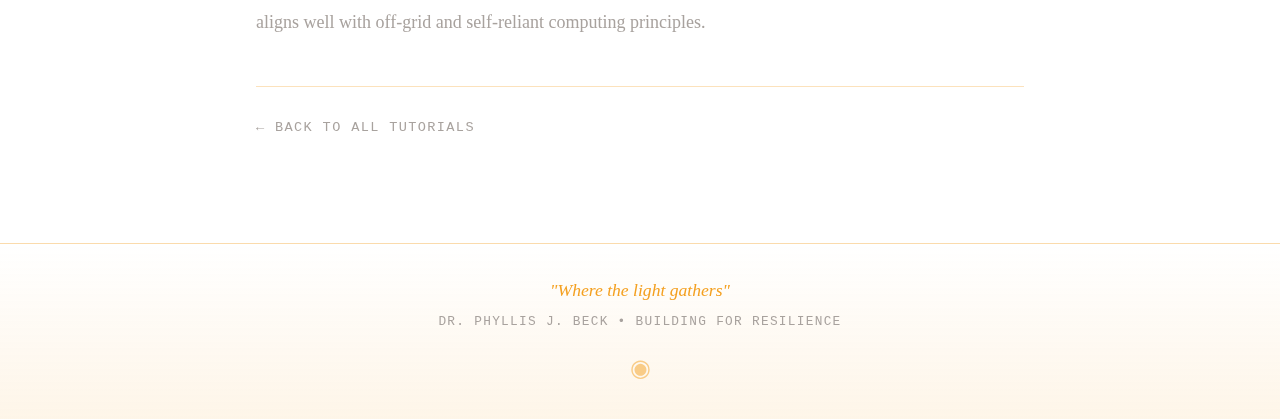
<file: beck-dev/tutorials/raspberry-pi-nas.html>
<!DOCTYPE html>
<html lang="en">
<head>
    <meta charset="UTF-8">
    <meta name="viewport" content="width=device-width, initial-scale=1.0">
    <title>Building a NAS from a Raspberry Pi | Dr. Phyllis J. Beck</title>
    <link rel="stylesheet" href="../styles.css">
</head>
<body>
    <!-- Starfield background -->
    <div class="stars"></div>
    <div class="stars stars-2"></div>
    
    <!-- Navigation -->
    <nav class="main-nav">
        <a href="../index.html" class="nav-link">
            <span class="nav-icon">⌂</span>
            <span class="nav-text">Home</span>
        </a>
        <a href="../index.html#tutorials" class="nav-link active">
            <span class="nav-icon">📖</span>
            <span class="nav-text">Tutorials</span>
        </a>
        <a href="../index.html#projects" class="nav-link">
            <span class="nav-icon">🚀</span>
            <span class="nav-text">Projects</span>
        </a>
        <a href="../index.html#contact" class="nav-link">
            <span class="nav-icon">✉</span>
            <span class="nav-text">Contact</span>
        </a>
    </nav>

    <!-- Article Header -->
    <header class="article-header">
        <a href="../index.html#tutorials" class="back-link">← Back to Tutorials</a>
        <h1>Building a NAS from a Raspberry Pi</h1>
        <div class="article-meta">
            <span class="tutorial-tag">Raspberry Pi</span>
            <span class="tutorial-tag">Storage</span>
            <span class="tutorial-tag difficulty-intermediate">Intermediate</span>
        </div>
        <p style="color: var(--text-secondary); margin-top: var(--space-md);">
            Create your own network-attached storage server for home media, backups, and local file sharing.
        </p>
    </header>

    <main class="article-content">
        <h2>Overview</h2>
        <p>
            A Network-Attached Storage (NAS) device gives you centralized file storage accessible from any device 
            on your network. Commercial NAS units can be expensive, but with a Raspberry Pi and some external 
            storage, you can build your own for a fraction of the cost.
        </p>
        <p>
            This tutorial walks you through setting up a Raspberry Pi as a NAS using OpenMediaVault, 
            a powerful open-source NAS operating system. By the end, you'll have a fully functional 
            file server for backups, media streaming, and more.
        </p>

        <div class="materials-list">
            <h3>What You'll Need</h3>
            <ul>
                <li><strong>Raspberry Pi 4</strong> (4GB or 8GB recommended)</li>
                <li><strong>MicroSD card</strong> (32GB minimum for OS)</li>
                <li><strong>External USB hard drive(s)</strong> or SSD for storage</li>
                <li><strong>Ethernet cable</strong> (recommended over WiFi for reliability)</li>
                <li><strong>Power supply</strong> (official Pi 4 power supply recommended)</li>
                <li><strong>Case with cooling</strong> (optional but recommended)</li>
                <li><strong>Another computer</strong> for initial setup</li>
            </ul>
        </div>

        <h2>Step 1: Install Raspberry Pi OS Lite</h2>
        <p>
            We'll use Raspberry Pi OS Lite (no desktop) as our base, then install OpenMediaVault on top.
        </p>
        
        <div class="step">
            <div class="step-number">1</div>
            <div class="step-content">
                <h4>Download Raspberry Pi Imager</h4>
                <p>Get the official Raspberry Pi Imager from <code>raspberrypi.com/software</code> and install it on your computer.</p>
            </div>
        </div>
        
        <div class="step">
            <div class="step-number">2</div>
            <div class="step-content">
                <h4>Flash the OS</h4>
                <p>Insert your microSD card and open Raspberry Pi Imager. Select <strong>Raspberry Pi OS Lite (64-bit)</strong> as the operating system. Click the gear icon to configure:</p>
                <ul>
                    <li>Set hostname (e.g., <code>pi-nas</code>)</li>
                    <li>Enable SSH</li>
                    <li>Set username and password</li>
                    <li>Configure WiFi (optional, Ethernet preferred)</li>
                </ul>
            </div>
        </div>
        
        <div class="step">
            <div class="step-number">3</div>
            <div class="step-content">
                <h4>Boot the Pi</h4>
                <p>Insert the microSD card into your Pi, connect Ethernet and power. Wait 2-3 minutes for first boot.</p>
            </div>
        </div>

        <h2>Step 2: Connect and Update</h2>
        <p>
            SSH into your Pi from another computer to complete the setup.
        </p>
        
        <pre><code># Find your Pi's IP address (check your router, or use)
ping pi-nas.local

# Connect via SSH
ssh your-username@pi-nas.local

# Update the system
sudo apt update && sudo apt upgrade -y</code></pre>

        <div class="info-box">
            <div class="info-box-title">💡 Tip</div>
            <p>If <code>pi-nas.local</code> doesn't work, find the IP address in your router's admin panel or use a network scanner app.</p>
        </div>

        <h2>Step 3: Install OpenMediaVault</h2>
        <p>
            OpenMediaVault (OMV) provides a web-based interface for managing your NAS. Installation is straightforward with their script.
        </p>
        
        <pre><code># Download and run the OMV install script
wget -O - https://raw.githubusercontent.com/OpenMediaVault-Plugin-Developers/installScript/master/install | sudo bash</code></pre>

        <div class="info-box warning">
            <div class="info-box-title">⚠️ Note</div>
            <p>This installation takes 15-30 minutes. Don't interrupt the process. The Pi will reboot automatically when complete.</p>
        </div>

        <h2>Step 4: Access the Web Interface</h2>
        <p>
            After the Pi reboots, access OpenMediaVault through your web browser.
        </p>
        
        <div class="step">
            <div class="step-number">1</div>
            <div class="step-content">
                <h4>Open the Web UI</h4>
                <p>Navigate to <code>http://pi-nas.local</code> or <code>http://[your-pi-ip]</code> in a web browser.</p>
            </div>
        </div>
        
        <div class="step">
            <div class="step-number">2</div>
            <div class="step-content">
                <h4>Login</h4>
                <p>Default credentials:</p>
                <ul>
                    <li>Username: <code>admin</code></li>
                    <li>Password: <code>openmediavault</code></li>
                </ul>
            </div>
        </div>
        
        <div class="step">
            <div class="step-number">3</div>
            <div class="step-content">
                <h4>Change the Password</h4>
                <p>Immediately go to <strong>User Settings → Change Password</strong> and set a secure password.</p>
            </div>
        </div>

        <h2>Step 5: Configure Storage</h2>
        <p>
            Connect your external drive(s) and set them up in OMV.
        </p>
        
        <h3>Mount the Drive</h3>
        <ol>
            <li>Go to <strong>Storage → Disks</strong> to verify your drive is detected</li>
            <li>Go to <strong>Storage → File Systems</strong></li>
            <li>Click <strong>Create</strong> (or Mount if already formatted)</li>
            <li>Select your drive and choose <strong>EXT4</strong> filesystem</li>
            <li>Click <strong>Save</strong> and then <strong>Apply</strong> the pending changes</li>
        </ol>

        <h3>Create a Shared Folder</h3>
        <ol>
            <li>Go to <strong>Storage → Shared Folders</strong></li>
            <li>Click <strong>Create</strong></li>
            <li>Name your folder (e.g., "Media", "Backups")</li>
            <li>Select the file system you just mounted</li>
            <li>Set permissions as needed</li>
            <li>Click <strong>Save</strong> and <strong>Apply</strong></li>
        </ol>

        <h2>Step 6: Enable SMB/CIFS Sharing</h2>
        <p>
            SMB (Samba) allows Windows, Mac, and Linux computers to access your shares.
        </p>
        
        <ol>
            <li>Go to <strong>Services → SMB/CIFS → Settings</strong></li>
            <li>Toggle <strong>Enabled</strong> to on</li>
            <li>Click <strong>Save</strong></li>
            <li>Go to the <strong>Shares</strong> tab</li>
            <li>Click <strong>Create</strong></li>
            <li>Select your shared folder</li>
            <li>Configure guest access or require authentication</li>
            <li>Click <strong>Save</strong> and <strong>Apply</strong></li>
        </ol>

        <h2>Step 7: Create Users</h2>
        <p>
            For secure access, create user accounts.
        </p>
        
        <ol>
            <li>Go to <strong>Users → Users</strong></li>
            <li>Click <strong>Create</strong></li>
            <li>Set username, password, and groups</li>
            <li>Add user to <strong>users</strong> group for share access</li>
            <li>Click <strong>Save</strong> and <strong>Apply</strong></li>
        </ol>

        <h2>Step 8: Connect from Your Devices</h2>
        
        <h3>Windows</h3>
        <p>Open File Explorer and type <code>\\pi-nas</code> or <code>\\[ip-address]</code> in the address bar.</p>
        
        <h3>macOS</h3>
        <p>In Finder, press <code>Cmd+K</code> and enter <code>smb://pi-nas</code> or <code>smb://[ip-address]</code>.</p>
        
        <h3>Linux</h3>
        <p>In your file manager, connect to <code>smb://pi-nas</code> or mount via command line:</p>
        <pre><code>sudo mount -t cifs //pi-nas/ShareName /mnt/nas -o username=yourusername</code></pre>

        <h2>Optional Enhancements</h2>
        
        <h3>Enable Docker</h3>
        <p>
            OMV supports Docker through the <strong>omv-extras</strong> plugin, allowing you to run additional services like Plex, Nextcloud, or Pi-hole.
        </p>
        
        <h3>Set Up Backups</h3>
        <p>
            Use OMV's built-in rsync plugin to create automated backups between drives or to remote locations.
        </p>
        
        <h3>Configure UPS Monitoring</h3>
        <p>
            If you have a UPS (uninterruptible power supply), OMV can monitor it and safely shut down during power outages.
        </p>

        <h2>Troubleshooting</h2>
        
        <div class="info-box">
            <div class="info-box-title">Drive Not Detected?</div>
            <p>Try a powered USB hub. The Pi may not supply enough power for large drives. Also check <code>lsblk</code> via SSH to see if the drive appears at the system level.</p>
        </div>
        
        <div class="info-box">
            <div class="info-box-title">Slow Transfer Speeds?</div>
            <p>Ensure you're using Ethernet, not WiFi. USB 3.0 drives on the blue USB ports will be faster than USB 2.0. Check that your network supports gigabit speeds.</p>
        </div>
        
        <div class="info-box">
            <div class="info-box-title">Can't Access Web UI?</div>
            <p>SSH into the Pi and run <code>sudo omv-firstaid</code> to access recovery options, including resetting the web interface.</p>
        </div>

        <h2>Conclusion</h2>
        <p>
            You now have a fully functional NAS running on a Raspberry Pi! This setup gives you:
        </p>
        <ul>
            <li>Centralized file storage accessible from any device</li>
            <li>A platform for media streaming (add Plex or Jellyfin)</li>
            <li>Local backups independent of cloud services</li>
            <li>Full control over your data</li>
        </ul>
        <p>
            The beauty of a Pi-based NAS is its low power consumption and flexibility. It's perfect for home use 
            and aligns well with off-grid and self-reliant computing principles.
        </p>

        <div style="margin-top: var(--space-2xl); padding-top: var(--space-lg); border-top: 1px solid var(--border-color);">
            <a href="../index.html#tutorials" class="back-link">← Back to All Tutorials</a>
        </div>
    </main>

    <footer class="main-footer">
        <div class="footer-content">
            <p class="footer-motto">"Where the light gathers"</p>
            <p class="footer-info">Dr. Phyllis J. Beck • Building for Resilience</p>
        </div>
        <div class="footer-decoration">
            <span>◉</span>
        </div>
    </footer>
</body>
</html>
</file>
<file: styles.css>
/* ============================================
   APOLLO COMMUNITY HUB
   Retro-Futuristic / NASA-Punk Aesthetic
   ============================================ */

/* ---------- CSS Variables ---------- */
:root {
    /* Primary palette - warm retro space */
    --apollo-gold: #F4A020;
    --apollo-orange: #E85D04;
    --apollo-cream: #FDF6E3;
    --apollo-tan: #EDE0D4;
    
    /* Deep space colors */
    --space-black: #0D1117;
    --space-navy: #161B22;
    --space-blue: #1C2536;
    --space-purple: #21162A;
    
    /* Accent colors */
    --retro-teal: #2DD4BF;
    --retro-red: #EF4444;
    --signal-green: #22C55E;
    
    /* Text colors */
    --text-primary: #FDF6E3;
    --text-secondary: #A8A29E;
    --text-muted: #6B7280;
    
    /* Functional */
    --border-color: rgba(244, 160, 32, 0.3);
    --card-bg: rgba(22, 27, 34, 0.85);
    --glow: 0 0 20px rgba(244, 160, 32, 0.3);
    
    /* Typography */
    --font-display: 'Courier New', Courier, monospace;
    --font-body: Georgia, 'Times New Roman', serif;
    
    /* Spacing */
    --space-xs: 0.25rem;
    --space-sm: 0.5rem;
    --space-md: 1rem;
    --space-lg: 1.5rem;
    --space-xl: 2rem;
    --space-2xl: 3rem;
}

/* ---------- Reset & Base ---------- */
*, *::before, *::after {
    box-sizing: border-box;
    margin: 0;
    padding: 0;
}

html {
    scroll-behavior: smooth;
}

body {
    font-family: var(--font-body);
    font-size: 18px;
    line-height: 1.6;
    color: var(--text-primary);
    background: linear-gradient(
        135deg,
        var(--space-black) 0%,
        var(--space-navy) 25%,
        var(--space-blue) 50%,
        var(--space-purple) 75%,
        var(--space-black) 100%
    );
    background-attachment: fixed;
    min-height: 100vh;
}

/* ---------- Starfield Background ---------- */
.stars {
    position: fixed;
    top: 0;
    left: 0;
    width: 100%;
    height: 100%;
    pointer-events: none;
    background-image: 
        radial-gradient(1px 1px at 20px 30px, white, transparent),
        radial-gradient(1px 1px at 40px 70px, rgba(255,255,255,0.8), transparent),
        radial-gradient(1px 1px at 50px 160px, rgba(255,255,255,0.6), transparent),
        radial-gradient(1px 1px at 90px 40px, white, transparent),
        radial-gradient(1px 1px at 130px 80px, rgba(255,255,255,0.7), transparent),
        radial-gradient(2px 2px at 160px 120px, var(--apollo-gold), transparent),
        radial-gradient(1px 1px at 200px 50px, white, transparent),
        radial-gradient(1px 1px at 250px 180px, rgba(255,255,255,0.5), transparent),
        radial-gradient(1px 1px at 300px 90px, white, transparent),
        radial-gradient(1px 1px at 350px 200px, rgba(255,255,255,0.8), transparent);
    background-repeat: repeat;
    background-size: 400px 250px;
    z-index: -1;
    opacity: 0.6;
}

.stars-2 {
    background-image: 
        radial-gradient(1px 1px at 100px 150px, white, transparent),
        radial-gradient(1px 1px at 200px 220px, rgba(255,255,255,0.7), transparent),
        radial-gradient(1px 1px at 300px 100px, white, transparent),
        radial-gradient(2px 2px at 400px 300px, var(--retro-teal), transparent),
        radial-gradient(1px 1px at 500px 180px, rgba(255,255,255,0.6), transparent);
    background-size: 600px 400px;
    animation: twinkle 8s ease-in-out infinite alternate;
}

@keyframes twinkle {
    from { opacity: 0.4; }
    to { opacity: 0.7; }
}

/* ---------- Header ---------- */
.main-header {
    text-align: center;
    padding: var(--space-xl) var(--space-md);
    border-bottom: 1px solid var(--border-color);
    background: linear-gradient(180deg, rgba(244, 160, 32, 0.1) 0%, transparent 100%);
}

.logo-container {
    display: flex;
    align-items: center;
    justify-content: center;
    gap: var(--space-md);
    margin-bottom: var(--space-sm);
}

.logo-ring {
    width: 60px;
    height: 60px;
    border: 3px solid var(--apollo-gold);
    border-radius: 50%;
    display: flex;
    align-items: center;
    justify-content: center;
    box-shadow: var(--glow), inset 0 0 15px rgba(244, 160, 32, 0.2);
    animation: pulse-ring 4s ease-in-out infinite;
}

@keyframes pulse-ring {
    0%, 100% { box-shadow: var(--glow), inset 0 0 15px rgba(244, 160, 32, 0.2); }
    50% { box-shadow: 0 0 30px rgba(244, 160, 32, 0.5), inset 0 0 20px rgba(244, 160, 32, 0.3); }
}

.logo-inner {
    width: 44px;
    height: 44px;
    background: linear-gradient(135deg, var(--apollo-gold), var(--apollo-orange));
    border-radius: 50%;
    display: flex;
    align-items: center;
    justify-content: center;
}

.logo-icon {
    font-size: 24px;
    color: var(--space-black);
}

.logo-text h1 {
    font-family: var(--font-display);
    font-size: 2.5rem;
    font-weight: bold;
    color: var(--apollo-gold);
    letter-spacing: 0.3em;
    text-transform: uppercase;
    text-shadow: 0 0 20px rgba(244, 160, 32, 0.5);
    margin: 0;
}

.logo-text .tagline {
    font-family: var(--font-display);
    font-size: 0.9rem;
    color: var(--text-secondary);
    letter-spacing: 0.2em;
    text-transform: uppercase;
}

.mission-statement {
    font-family: var(--font-display);
    font-size: 0.85rem;
    color: var(--retro-teal);
    letter-spacing: 0.15em;
    margin-top: var(--space-sm);
}

/* ---------- Navigation ---------- */
.main-nav {
    display: flex;
    justify-content: center;
    flex-wrap: wrap;
    gap: var(--space-xs);
    padding: var(--space-md);
    background: var(--card-bg);
    border-bottom: 1px solid var(--border-color);
    position: sticky;
    top: 0;
    z-index: 100;
    backdrop-filter: blur(10px);
}

.nav-link {
    display: flex;
    flex-direction: column;
    align-items: center;
    padding: var(--space-sm) var(--space-md);
    color: var(--text-secondary);
    text-decoration: none;
    font-family: var(--font-display);
    font-size: 0.75rem;
    text-transform: uppercase;
    letter-spacing: 0.1em;
    border: 1px solid transparent;
    border-radius: 8px;
    transition: all 0.3s ease;
}

.nav-link:hover {
    color: var(--apollo-gold);
    border-color: var(--border-color);
    background: rgba(244, 160, 32, 0.1);
}

.nav-link.active {
    color: var(--apollo-gold);
    border-color: var(--apollo-gold);
    background: rgba(244, 160, 32, 0.15);
}

.nav-icon {
    font-size: 1.2rem;
    margin-bottom: var(--space-xs);
}

/* ---------- Main Content ---------- */
.content {
    max-width: 800px;
    margin: 0 auto;
    padding: var(--space-lg);
}

/* ---------- Alert Banner ---------- */
.alert-banner {
    display: flex;
    align-items: center;
    justify-content: center;
    gap: var(--space-sm);
    padding: var(--space-sm) var(--space-md);
    background: linear-gradient(90deg, transparent, rgba(34, 197, 94, 0.2), transparent);
    border: 1px solid var(--signal-green);
    border-radius: 8px;
    margin-bottom: var(--space-lg);
    font-family: var(--font-display);
    font-size: 0.85rem;
    color: var(--signal-green);
    text-transform: uppercase;
    letter-spacing: 0.1em;
}

.alert-banner.warning {
    background: linear-gradient(90deg, transparent, rgba(244, 160, 32, 0.2), transparent);
    border-color: var(--apollo-orange);
    color: var(--apollo-orange);
}

.alert-banner.critical {
    background: linear-gradient(90deg, transparent, rgba(239, 68, 68, 0.2), transparent);
    border-color: var(--retro-red);
    color: var(--retro-red);
    animation: pulse-alert 2s ease-in-out infinite;
}

@keyframes pulse-alert {
    0%, 100% { opacity: 1; }
    50% { opacity: 0.7; }
}

.alert-icon {
    animation: spin 10s linear infinite;
}

@keyframes spin {
    from { transform: rotate(0deg); }
    to { transform: rotate(360deg); }
}

/* ---------- Cards ---------- */
.card {
    background: var(--card-bg);
    border: 1px solid var(--border-color);
    border-radius: 12px;
    margin-bottom: var(--space-lg);
    overflow: hidden;
    backdrop-filter: blur(10px);
    transition: all 0.3s ease;
}

.card:hover {
    border-color: rgba(244, 160, 32, 0.5);
    box-shadow: var(--glow);
}

.card-header {
    display: flex;
    align-items: center;
    gap: var(--space-sm);
    padding: var(--space-md) var(--space-lg);
    background: linear-gradient(90deg, rgba(244, 160, 32, 0.15), transparent);
    border-bottom: 1px solid var(--border-color);
}

.card-icon {
    font-size: 1.2rem;
    color: var(--apollo-gold);
}

.card-header h2 {
    font-family: var(--font-display);
    font-size: 1rem;
    font-weight: normal;
    text-transform: uppercase;
    letter-spacing: 0.15em;
    color: var(--apollo-gold);
    margin: 0;
}

.card-content {
    padding: var(--space-lg);
}

.card-link {
    display: block;
    padding: var(--space-sm) var(--space-lg);
    text-align: center;
    font-family: var(--font-display);
    font-size: 0.85rem;
    color: var(--retro-teal);
    text-decoration: none;
    border-top: 1px solid var(--border-color);
    transition: all 0.3s ease;
}

.card-link:hover {
    background: rgba(45, 212, 191, 0.1);
    color: var(--apollo-cream);
}

/* ---------- Emergency Card ---------- */
.emergency-card {
    border-color: rgba(239, 68, 68, 0.3);
}

.emergency-card .card-header {
    background: linear-gradient(90deg, rgba(239, 68, 68, 0.2), transparent);
}

.emergency-card .card-icon,
.emergency-card .card-header h2 {
    color: var(--retro-red);
}

.contact-item {
    display: flex;
    flex-wrap: wrap;
    justify-content: space-between;
    align-items: center;
    padding: var(--space-sm) 0;
    border-bottom: 1px solid rgba(255, 255, 255, 0.1);
}

.contact-item:last-child {
    border-bottom: none;
}

.contact-item.critical {
    background: rgba(239, 68, 68, 0.1);
    margin: 0 calc(var(--space-lg) * -1);
    padding: var(--space-sm) var(--space-lg);
    border-radius: 4px;
}

.contact-label {
    font-family: var(--font-display);
    font-size: 0.85rem;
    color: var(--text-secondary);
    text-transform: uppercase;
    letter-spacing: 0.05em;
}

.contact-value {
    font-weight: bold;
    color: var(--text-primary);
}

.contact-item.critical .contact-value {
    color: var(--retro-red);
    font-size: 1.2rem;
}

.contact-phone {
    width: 100%;
    text-align: right;
    font-family: var(--font-display);
    color: var(--retro-teal);
    margin-top: var(--space-xs);
}

/* ---------- Schedule Card ---------- */
.schedule-item {
    display: flex;
    gap: var(--space-md);
    padding: var(--space-md) 0;
    border-bottom: 1px solid rgba(255, 255, 255, 0.1);
}

.schedule-item:last-child {
    border-bottom: none;
}

.schedule-time {
    font-family: var(--font-display);
    font-size: 0.9rem;
    font-weight: bold;
    color: var(--apollo-gold);
    background: rgba(244, 160, 32, 0.15);
    padding: var(--space-xs) var(--space-sm);
    border-radius: 4px;
    height: fit-content;
    min-width: 50px;
    text-align: center;
}

.schedule-details {
    flex: 1;
}

.schedule-title {
    display: block;
    font-weight: bold;
    color: var(--text-primary);
    margin-bottom: var(--space-xs);
}

.schedule-desc {
    font-size: 0.9rem;
    color: var(--text-secondary);
}

/* ---------- Locations Card ---------- */
.location-grid {
    display: grid;
    grid-template-columns: repeat(auto-fit, minmax(150px, 1fr));
    gap: var(--space-md);
}

.location-item {
    display: flex;
    flex-direction: column;
    align-items: center;
    text-align: center;
    padding: var(--space-md);
    background: rgba(255, 255, 255, 0.03);
    border: 1px solid rgba(255, 255, 255, 0.1);
    border-radius: 8px;
    transition: all 0.3s ease;
}

.location-item:hover {
    border-color: var(--apollo-gold);
    background: rgba(244, 160, 32, 0.05);
}

.location-icon {
    font-size: 1.8rem;
    margin-bottom: var(--space-sm);
}

.location-name {
    font-family: var(--font-display);
    font-size: 0.85rem;
    color: var(--text-primary);
    text-transform: uppercase;
    letter-spacing: 0.05em;
    margin-bottom: var(--space-xs);
}

.location-detail {
    font-size: 0.8rem;
    color: var(--text-muted);
}

/* ---------- Quick Links ---------- */
.quicklinks-grid {
    display: grid;
    grid-template-columns: repeat(auto-fit, minmax(140px, 1fr));
    gap: var(--space-md);
}

.quicklink {
    display: flex;
    flex-direction: column;
    align-items: center;
    gap: var(--space-sm);
    padding: var(--space-md);
    background: linear-gradient(135deg, rgba(244, 160, 32, 0.1), rgba(232, 93, 4, 0.05));
    border: 1px solid var(--border-color);
    border-radius: 8px;
    text-decoration: none;
    color: var(--text-primary);
    font-family: var(--font-display);
    font-size: 0.8rem;
    text-transform: uppercase;
    letter-spacing: 0.05em;
    text-align: center;
    transition: all 0.3s ease;
}

.quicklink:hover {
    background: linear-gradient(135deg, rgba(244, 160, 32, 0.2), rgba(232, 93, 4, 0.1));
    border-color: var(--apollo-gold);
    transform: translateY(-2px);
    box-shadow: 0 5px 20px rgba(244, 160, 32, 0.2);
}

.quicklink-icon {
    font-size: 1.5rem;
}

/* ---------- Footer ---------- */
.main-footer {
    text-align: center;
    padding: var(--space-xl) var(--space-md);
    border-top: 1px solid var(--border-color);
    background: linear-gradient(0deg, rgba(244, 160, 32, 0.1) 0%, transparent 100%);
    margin-top: var(--space-2xl);
}

.footer-content {
    margin-bottom: var(--space-md);
}

.footer-motto {
    font-style: italic;
    font-size: 1.1rem;
    color: var(--apollo-gold);
    margin-bottom: var(--space-sm);
}

.footer-info {
    font-family: var(--font-display);
    font-size: 0.8rem;
    color: var(--text-secondary);
    text-transform: uppercase;
    letter-spacing: 0.1em;
}

.footer-update {
    font-size: 0.75rem;
    color: var(--text-muted);
    margin-top: var(--space-xs);
}

.footer-decoration {
    color: var(--apollo-gold);
    font-size: 1.5rem;
    opacity: 0.5;
}

/* ---------- Page-Specific Styles ---------- */
.page-header {
    text-align: center;
    padding: var(--space-xl) var(--space-md) var(--space-lg);
}

.page-header h1 {
    font-family: var(--font-display);
    font-size: 1.8rem;
    color: var(--apollo-gold);
    text-transform: uppercase;
    letter-spacing: 0.2em;
    margin-bottom: var(--space-sm);
}

.page-header p {
    color: var(--text-secondary);
    font-size: 1rem;
}

/* Section anchors */
.section-anchor {
    scroll-margin-top: 80px;
}

/* Resource list styles */
.resource-list {
    list-style: none;
}

.resource-item {
    padding: var(--space-md);
    border-bottom: 1px solid rgba(255, 255, 255, 0.1);
}

.resource-item:last-child {
    border-bottom: none;
}

.resource-title {
    font-family: var(--font-display);
    font-weight: bold;
    color: var(--text-primary);
    margin-bottom: var(--space-xs);
}

.resource-desc {
    font-size: 0.9rem;
    color: var(--text-secondary);
}

/* Guide steps */
.guide-step {
    display: flex;
    gap: var(--space-md);
    padding: var(--space-md) 0;
    border-bottom: 1px solid rgba(255, 255, 255, 0.1);
}

.guide-step:last-child {
    border-bottom: none;
}

.step-number {
    font-family: var(--font-display);
    font-size: 1.2rem;
    font-weight: bold;
    color: var(--apollo-gold);
    background: rgba(244, 160, 32, 0.15);
    width: 40px;
    height: 40px;
    display: flex;
    align-items: center;
    justify-content: center;
    border-radius: 50%;
    flex-shrink: 0;
}

.step-content {
    flex: 1;
}

.step-content h4 {
    font-family: var(--font-display);
    color: var(--text-primary);
    margin-bottom: var(--space-xs);
}

.step-content p {
    font-size: 0.9rem;
    color: var(--text-secondary);
}

/* Team/People grid */
.people-grid {
    display: grid;
    grid-template-columns: repeat(auto-fit, minmax(200px, 1fr));
    gap: var(--space-lg);
}

.person-card {
    text-align: center;
    padding: var(--space-lg);
    background: rgba(255, 255, 255, 0.03);
    border: 1px solid rgba(255, 255, 255, 0.1);
    border-radius: 12px;
}

.person-avatar {
    width: 80px;
    height: 80px;
    background: linear-gradient(135deg, var(--apollo-gold), var(--apollo-orange));
    border-radius: 50%;
    margin: 0 auto var(--space-md);
    display: flex;
    align-items: center;
    justify-content: center;
    font-size: 2rem;
}

.person-name {
    font-family: var(--font-display);
    color: var(--text-primary);
    margin-bottom: var(--space-xs);
}

.person-role {
    font-size: 0.85rem;
    color: var(--apollo-gold);
    margin-bottom: var(--space-sm);
}

.person-contact {
    font-size: 0.8rem;
    color: var(--text-secondary);
}

/* ---------- Responsive Design ---------- */
@media (max-width: 600px) {
    body {
        font-size: 16px;
    }
    
    .logo-text h1 {
        font-size: 1.8rem;
        letter-spacing: 0.2em;
    }
    
    .logo-ring {
        width: 50px;
        height: 50px;
    }
    
    .logo-inner {
        width: 36px;
        height: 36px;
    }
    
    .main-nav {
        gap: var(--space-xs);
        padding: var(--space-sm);
    }
    
    .nav-link {
        padding: var(--space-xs) var(--space-sm);
        font-size: 0.65rem;
    }
    
    .nav-icon {
        font-size: 1rem;
    }
    
    .content {
        padding: var(--space-md);
    }
    
    .card-header {
        padding: var(--space-sm) var(--space-md);
    }
    
    .card-content {
        padding: var(--space-md);
    }
    
    .contact-item.critical {
        margin: 0 calc(var(--space-md) * -1);
        padding: var(--space-sm) var(--space-md);
    }
    
    .location-grid,
    .quicklinks-grid {
        grid-template-columns: repeat(2, 1fr);
    }
    
    .page-header h1 {
        font-size: 1.4rem;
    }
}

/* ---------- Day Schedule Styles ---------- */
.day-schedule {
    margin-bottom: var(--space-lg);
    padding-bottom: var(--space-lg);
    border-bottom: 1px solid rgba(255, 255, 255, 0.1);
}

.day-schedule:last-child {
    margin-bottom: 0;
    padding-bottom: 0;
    border-bottom: none;
}

.day-title {
    font-family: var(--font-display);
    font-size: 1rem;
    color: var(--apollo-gold);
    text-transform: uppercase;
    letter-spacing: 0.15em;
    margin-bottom: var(--space-md);
    padding-bottom: var(--space-sm);
    border-bottom: 1px solid var(--border-color);
}

/* Print styles for offline reference */
@media print {
    body {
        background: white;
        color: black;
    }
    
    .stars, .stars-2 {
        display: none;
    }
    
    .main-nav {
        display: none;
    }
    
    .card {
        border: 1px solid #ccc;
        background: white;
    }
}
</file>
<file: beck-dev/styles.css>
/* ============================================
   DR. PHYLLIS J. BECK - DEVELOPER PORTFOLIO
   Retro-Futuristic / NASA-Punk Aesthetic
   ============================================ */

/* ---------- CSS Variables ---------- */
:root {
    /* Primary palette - warm retro space */
    --apollo-gold: #F4A020;
    --apollo-orange: #E85D04;
    --apollo-cream: #FDF6E3;
    --apollo-tan: #EDE0D4;
    
    /* Deep space colors */
    --space-black: #0D1117;
    --space-navy: #161B22;
    --space-blue: #1C2536;
    --space-purple: #21162A;
    
    /* Accent colors */
    --retro-teal: #2DD4BF;
    --retro-red: #EF4444;
    --signal-green: #22C55E;
    
    /* Text colors */
    --text-primary: #FDF6E3;
    --text-secondary: #A8A29E;
    --text-muted: #6B7280;
    
    /* Functional */
    --border-color: rgba(244, 160, 32, 0.3);
    --card-bg: rgba(22, 27, 34, 0.85);
    --glow: 0 0 20px rgba(244, 160, 32, 0.3);
    
    /* Typography */
    --font-display: 'Courier New', Courier, monospace;
    --font-body: Georgia, 'Times New Roman', serif;
    
    /* Spacing */
    --space-xs: 0.25rem;
    --space-sm: 0.5rem;
    --space-md: 1rem;
    --space-lg: 1.5rem;
    --space-xl: 2rem;
    --space-2xl: 3rem;
}

/* ---------- Reset & Base ---------- */
*, *::before, *::after {
    box-sizing: border-box;
    margin: 0;
    padding: 0;
}

html {
    scroll-behavior: smooth;
}

body {
    font-family: var(--font-body);
    font-size: 18px;
    line-height: 1.6;
    color: var(--text-primary);
    background: linear-gradient(
        135deg,
        var(--space-black) 0%,
        var(--space-navy) 25%,
        var(--space-blue) 50%,
        var(--space-purple) 75%,
        var(--space-black) 100%
    );
    background-attachment: fixed;
    min-height: 100vh;
}

/* ---------- Starfield Background ---------- */
.stars {
    position: fixed;
    top: 0;
    left: 0;
    width: 100%;
    height: 100%;
    pointer-events: none;
    background-image: 
        radial-gradient(1px 1px at 20px 30px, white, transparent),
        radial-gradient(1px 1px at 40px 70px, rgba(255,255,255,0.8), transparent),
        radial-gradient(1px 1px at 50px 160px, rgba(255,255,255,0.6), transparent),
        radial-gradient(1px 1px at 90px 40px, white, transparent),
        radial-gradient(1px 1px at 130px 80px, rgba(255,255,255,0.7), transparent),
        radial-gradient(2px 2px at 160px 120px, var(--apollo-gold), transparent),
        radial-gradient(1px 1px at 200px 50px, white, transparent),
        radial-gradient(1px 1px at 250px 180px, rgba(255,255,255,0.5), transparent),
        radial-gradient(1px 1px at 300px 90px, white, transparent),
        radial-gradient(1px 1px at 350px 200px, rgba(255,255,255,0.8), transparent);
    background-repeat: repeat;
    background-size: 400px 250px;
    z-index: -1;
    opacity: 0.6;
}

.stars-2 {
    background-image: 
        radial-gradient(1px 1px at 100px 150px, white, transparent),
        radial-gradient(1px 1px at 200px 220px, rgba(255,255,255,0.7), transparent),
        radial-gradient(1px 1px at 300px 100px, white, transparent),
        radial-gradient(2px 2px at 400px 300px, var(--retro-teal), transparent),
        radial-gradient(1px 1px at 500px 180px, rgba(255,255,255,0.6), transparent);
    background-size: 600px 400px;
    animation: twinkle 8s ease-in-out infinite alternate;
}

@keyframes twinkle {
    from { opacity: 0.4; }
    to { opacity: 0.7; }
}

/* ---------- Header / Hero ---------- */
.hero {
    text-align: center;
    padding: var(--space-2xl) var(--space-md);
    border-bottom: 1px solid var(--border-color);
    background: linear-gradient(180deg, rgba(244, 160, 32, 0.1) 0%, transparent 100%);
}

.avatar-container {
    margin-bottom: var(--space-lg);
}

.avatar-ring {
    width: 120px;
    height: 120px;
    border: 3px solid var(--apollo-gold);
    border-radius: 50%;
    display: flex;
    align-items: center;
    justify-content: center;
    margin: 0 auto;
    box-shadow: var(--glow), inset 0 0 20px rgba(244, 160, 32, 0.2);
    animation: pulse-ring 4s ease-in-out infinite;
}

@keyframes pulse-ring {
    0%, 100% { box-shadow: var(--glow), inset 0 0 15px rgba(244, 160, 32, 0.2); }
    50% { box-shadow: 0 0 30px rgba(244, 160, 32, 0.5), inset 0 0 20px rgba(244, 160, 32, 0.3); }
}

.avatar-inner {
    width: 100px;
    height: 100px;
    background: linear-gradient(135deg, var(--apollo-gold), var(--apollo-orange));
    border-radius: 50%;
    display: flex;
    align-items: center;
    justify-content: center;
    font-size: 3rem;
}

.hero h1 {
    font-family: var(--font-display);
    font-size: 2rem;
    font-weight: bold;
    color: var(--apollo-gold);
    letter-spacing: 0.15em;
    text-transform: uppercase;
    text-shadow: 0 0 20px rgba(244, 160, 32, 0.5);
    margin-bottom: var(--space-xs);
}

.hero .title {
    font-family: var(--font-display);
    font-size: 0.9rem;
    color: var(--retro-teal);
    letter-spacing: 0.2em;
    text-transform: uppercase;
    margin-bottom: var(--space-md);
}

.hero .bio {
    max-width: 600px;
    margin: 0 auto;
    color: var(--text-secondary);
    font-size: 1rem;
    line-height: 1.8;
}

/* ---------- Navigation ---------- */
.main-nav {
    display: flex;
    justify-content: center;
    flex-wrap: wrap;
    gap: var(--space-xs);
    padding: var(--space-md);
    background: var(--card-bg);
    border-bottom: 1px solid var(--border-color);
    position: sticky;
    top: 0;
    z-index: 100;
    backdrop-filter: blur(10px);
}

.nav-link {
    display: flex;
    flex-direction: column;
    align-items: center;
    padding: var(--space-sm) var(--space-md);
    color: var(--text-secondary);
    text-decoration: none;
    font-family: var(--font-display);
    font-size: 0.75rem;
    text-transform: uppercase;
    letter-spacing: 0.1em;
    border: 1px solid transparent;
    border-radius: 8px;
    transition: all 0.3s ease;
}

.nav-link:hover {
    color: var(--apollo-gold);
    border-color: var(--border-color);
    background: rgba(244, 160, 32, 0.1);
}

.nav-link.active {
    color: var(--apollo-gold);
    border-color: var(--apollo-gold);
    background: rgba(244, 160, 32, 0.15);
}

.nav-icon {
    font-size: 1.2rem;
    margin-bottom: var(--space-xs);
}

/* Social Links in Nav */
.social-links {
    display: flex;
    gap: var(--space-sm);
    margin-left: var(--space-md);
    padding-left: var(--space-md);
    border-left: 1px solid var(--border-color);
}

.social-link {
    padding: var(--space-sm);
    color: var(--text-secondary);
    text-decoration: none;
    font-size: 1.2rem;
    border-radius: 8px;
    transition: all 0.3s ease;
}

.social-link:hover {
    color: var(--apollo-gold);
    background: rgba(244, 160, 32, 0.1);
}

/* ---------- Main Content ---------- */
.content {
    max-width: 900px;
    margin: 0 auto;
    padding: var(--space-lg);
}

/* ---------- Section Headers ---------- */
.section-header {
    display: flex;
    align-items: center;
    gap: var(--space-sm);
    margin-bottom: var(--space-lg);
    padding-bottom: var(--space-sm);
    border-bottom: 1px solid var(--border-color);
}

.section-header h2 {
    font-family: var(--font-display);
    font-size: 1.2rem;
    color: var(--apollo-gold);
    text-transform: uppercase;
    letter-spacing: 0.15em;
    margin: 0;
}

.section-icon {
    font-size: 1.3rem;
    color: var(--apollo-gold);
}

/* ---------- Tutorial Cards ---------- */
.tutorials-grid {
    display: grid;
    gap: var(--space-lg);
}

.tutorial-card {
    display: block;
    background: var(--card-bg);
    border: 1px solid var(--border-color);
    border-radius: 12px;
    overflow: hidden;
    text-decoration: none;
    color: inherit;
    backdrop-filter: blur(10px);
    transition: all 0.3s ease;
}

.tutorial-card:hover {
    border-color: var(--apollo-gold);
    box-shadow: var(--glow);
    transform: translateY(-3px);
}

.tutorial-card-inner {
    display: flex;
    gap: var(--space-lg);
    padding: var(--space-lg);
}

.tutorial-icon {
    flex-shrink: 0;
    width: 80px;
    height: 80px;
    background: linear-gradient(135deg, rgba(244, 160, 32, 0.2), rgba(232, 93, 4, 0.1));
    border: 1px solid var(--border-color);
    border-radius: 12px;
    display: flex;
    align-items: center;
    justify-content: center;
    font-size: 2.5rem;
}

.tutorial-content {
    flex: 1;
    min-width: 0;
}

.tutorial-meta {
    display: flex;
    flex-wrap: wrap;
    gap: var(--space-sm);
    margin-bottom: var(--space-sm);
}

.tutorial-tag {
    font-family: var(--font-display);
    font-size: 0.7rem;
    color: var(--retro-teal);
    text-transform: uppercase;
    letter-spacing: 0.1em;
    padding: var(--space-xs) var(--space-sm);
    background: rgba(45, 212, 191, 0.1);
    border: 1px solid rgba(45, 212, 191, 0.3);
    border-radius: 4px;
}

.tutorial-tag.difficulty-beginner {
    color: var(--signal-green);
    background: rgba(34, 197, 94, 0.1);
    border-color: rgba(34, 197, 94, 0.3);
}

.tutorial-tag.difficulty-intermediate {
    color: var(--apollo-gold);
    background: rgba(244, 160, 32, 0.1);
    border-color: rgba(244, 160, 32, 0.3);
}

.tutorial-tag.difficulty-advanced {
    color: var(--apollo-orange);
    background: rgba(232, 93, 4, 0.1);
    border-color: rgba(232, 93, 4, 0.3);
}

.tutorial-title {
    font-family: var(--font-display);
    font-size: 1.1rem;
    color: var(--text-primary);
    margin-bottom: var(--space-sm);
    line-height: 1.3;
}

.tutorial-excerpt {
    font-size: 0.95rem;
    color: var(--text-secondary);
    line-height: 1.6;
    margin-bottom: var(--space-sm);
}

.tutorial-footer {
    display: flex;
    justify-content: space-between;
    align-items: center;
    font-family: var(--font-display);
    font-size: 0.75rem;
    color: var(--text-muted);
    text-transform: uppercase;
    letter-spacing: 0.05em;
}

.tutorial-date {
    color: var(--text-muted);
}

.tutorial-read-more {
    color: var(--apollo-gold);
    display: flex;
    align-items: center;
    gap: var(--space-xs);
}

.tutorial-card:hover .tutorial-read-more {
    color: var(--apollo-cream);
}

/* ---------- Skills / Tech Stack ---------- */
.skills-grid {
    display: flex;
    flex-wrap: wrap;
    gap: var(--space-sm);
}

.skill-tag {
    font-family: var(--font-display);
    font-size: 0.8rem;
    color: var(--text-primary);
    padding: var(--space-sm) var(--space-md);
    background: rgba(255, 255, 255, 0.05);
    border: 1px solid var(--border-color);
    border-radius: 20px;
    transition: all 0.3s ease;
}

.skill-tag:hover {
    border-color: var(--apollo-gold);
    background: rgba(244, 160, 32, 0.1);
}

/* ---------- Featured Projects ---------- */
.projects-grid {
    display: grid;
    grid-template-columns: repeat(auto-fit, minmax(250px, 1fr));
    gap: var(--space-lg);
}

.project-card {
    background: var(--card-bg);
    border: 1px solid var(--border-color);
    border-radius: 12px;
    padding: var(--space-lg);
    text-decoration: none;
    color: inherit;
    transition: all 0.3s ease;
}

.project-card:hover {
    border-color: var(--apollo-gold);
    box-shadow: var(--glow);
}

.project-icon {
    font-size: 2rem;
    margin-bottom: var(--space-md);
}

.project-title {
    font-family: var(--font-display);
    font-size: 1rem;
    color: var(--apollo-gold);
    text-transform: uppercase;
    letter-spacing: 0.1em;
    margin-bottom: var(--space-sm);
}

.project-desc {
    font-size: 0.9rem;
    color: var(--text-secondary);
    line-height: 1.6;
}

/* ---------- Contact Card ---------- */
.contact-card {
    background: var(--card-bg);
    border: 1px solid var(--border-color);
    border-radius: 12px;
    padding: var(--space-xl);
    text-align: center;
}

.contact-card p {
    color: var(--text-secondary);
    margin-bottom: var(--space-lg);
}

.contact-methods {
    display: flex;
    justify-content: center;
    flex-wrap: wrap;
    gap: var(--space-md);
}

.contact-method {
    display: flex;
    align-items: center;
    gap: var(--space-sm);
    padding: var(--space-sm) var(--space-md);
    background: rgba(244, 160, 32, 0.1);
    border: 1px solid var(--border-color);
    border-radius: 8px;
    color: var(--text-primary);
    text-decoration: none;
    font-family: var(--font-display);
    font-size: 0.85rem;
    transition: all 0.3s ease;
}

.contact-method:hover {
    border-color: var(--apollo-gold);
    background: rgba(244, 160, 32, 0.2);
}

.contact-method-icon {
    font-size: 1.2rem;
}

/* ---------- Footer ---------- */
.main-footer {
    text-align: center;
    padding: var(--space-xl) var(--space-md);
    border-top: 1px solid var(--border-color);
    background: linear-gradient(0deg, rgba(244, 160, 32, 0.1) 0%, transparent 100%);
    margin-top: var(--space-2xl);
}

.footer-content {
    margin-bottom: var(--space-md);
}

.footer-motto {
    font-style: italic;
    font-size: 1.1rem;
    color: var(--apollo-gold);
    margin-bottom: var(--space-sm);
}

.footer-info {
    font-family: var(--font-display);
    font-size: 0.8rem;
    color: var(--text-secondary);
    text-transform: uppercase;
    letter-spacing: 0.1em;
}

.footer-decoration {
    color: var(--apollo-gold);
    font-size: 1.5rem;
    opacity: 0.5;
}

/* ---------- Tutorial Article Page ---------- */
.article-header {
    text-align: center;
    padding: var(--space-xl) var(--space-md);
    border-bottom: 1px solid var(--border-color);
    background: linear-gradient(180deg, rgba(244, 160, 32, 0.1) 0%, transparent 100%);
}

.article-header h1 {
    font-family: var(--font-display);
    font-size: 1.8rem;
    color: var(--apollo-gold);
    letter-spacing: 0.1em;
    margin-bottom: var(--space-md);
    line-height: 1.3;
}

.article-meta {
    display: flex;
    justify-content: center;
    flex-wrap: wrap;
    gap: var(--space-md);
    margin-bottom: var(--space-md);
}

.article-content {
    max-width: 800px;
    margin: 0 auto;
    padding: var(--space-xl) var(--space-md);
}

.article-content h2 {
    font-family: var(--font-display);
    font-size: 1.2rem;
    color: var(--apollo-gold);
    text-transform: uppercase;
    letter-spacing: 0.1em;
    margin: var(--space-xl) 0 var(--space-md);
    padding-bottom: var(--space-sm);
    border-bottom: 1px solid var(--border-color);
}

.article-content h3 {
    font-family: var(--font-display);
    font-size: 1rem;
    color: var(--retro-teal);
    margin: var(--space-lg) 0 var(--space-sm);
}

.article-content p {
    color: var(--text-secondary);
    margin-bottom: var(--space-md);
    line-height: 1.8;
}

.article-content ul,
.article-content ol {
    color: var(--text-secondary);
    margin-bottom: var(--space-md);
    padding-left: var(--space-lg);
    line-height: 1.8;
}

.article-content li {
    margin-bottom: var(--space-sm);
}

.article-content code {
    font-family: var(--font-display);
    font-size: 0.9em;
    color: var(--retro-teal);
    background: rgba(45, 212, 191, 0.1);
    padding: 0.1em 0.4em;
    border-radius: 4px;
}

.article-content pre {
    background: var(--space-black);
    border: 1px solid var(--border-color);
    border-radius: 8px;
    padding: var(--space-md);
    overflow-x: auto;
    margin-bottom: var(--space-md);
}

.article-content pre code {
    background: none;
    padding: 0;
    color: var(--apollo-cream);
    font-size: 0.85rem;
    line-height: 1.6;
}

.article-content blockquote {
    border-left: 3px solid var(--apollo-gold);
    padding-left: var(--space-md);
    margin: var(--space-md) 0;
    font-style: italic;
    color: var(--text-secondary);
}

.article-content strong {
    color: var(--text-primary);
}

/* Info/Warning/Tip boxes */
.info-box {
    background: rgba(45, 212, 191, 0.1);
    border: 1px solid rgba(45, 212, 191, 0.3);
    border-radius: 8px;
    padding: var(--space-md);
    margin: var(--space-md) 0;
}

.info-box.warning {
    background: rgba(244, 160, 32, 0.1);
    border-color: rgba(244, 160, 32, 0.3);
}

.info-box.danger {
    background: rgba(239, 68, 68, 0.1);
    border-color: rgba(239, 68, 68, 0.3);
}

.info-box-title {
    font-family: var(--font-display);
    font-size: 0.85rem;
    color: var(--retro-teal);
    text-transform: uppercase;
    letter-spacing: 0.1em;
    margin-bottom: var(--space-sm);
}

.info-box.warning .info-box-title {
    color: var(--apollo-gold);
}

.info-box.danger .info-box-title {
    color: var(--retro-red);
}

/* Materials/Requirements list */
.materials-list {
    background: var(--card-bg);
    border: 1px solid var(--border-color);
    border-radius: 12px;
    padding: var(--space-lg);
    margin: var(--space-lg) 0;
}

.materials-list h3 {
    margin-top: 0;
}

.materials-list ul {
    margin-bottom: 0;
}

/* Step-by-step instructions */
.step {
    display: flex;
    gap: var(--space-md);
    padding: var(--space-md) 0;
    border-bottom: 1px solid rgba(255, 255, 255, 0.1);
}

.step:last-child {
    border-bottom: none;
}

.step-number {
    font-family: var(--font-display);
    font-size: 1.2rem;
    font-weight: bold;
    color: var(--apollo-gold);
    background: rgba(244, 160, 32, 0.15);
    width: 40px;
    height: 40px;
    display: flex;
    align-items: center;
    justify-content: center;
    border-radius: 50%;
    flex-shrink: 0;
}

.step-content {
    flex: 1;
}

.step-content h4 {
    font-family: var(--font-display);
    color: var(--text-primary);
    margin-bottom: var(--space-xs);
}

.step-content p {
    margin-bottom: 0;
}

/* Back to tutorials link */
.back-link {
    display: inline-flex;
    align-items: center;
    gap: var(--space-sm);
    color: var(--text-secondary);
    text-decoration: none;
    font-family: var(--font-display);
    font-size: 0.85rem;
    text-transform: uppercase;
    letter-spacing: 0.1em;
    margin-bottom: var(--space-lg);
    transition: color 0.3s ease;
}

.back-link:hover {
    color: var(--apollo-gold);
}

/* ---------- Responsive Design ---------- */
@media (max-width: 600px) {
    body {
        font-size: 16px;
    }
    
    .hero h1 {
        font-size: 1.5rem;
    }
    
    .avatar-ring {
        width: 100px;
        height: 100px;
    }
    
    .avatar-inner {
        width: 80px;
        height: 80px;
        font-size: 2.5rem;
    }
    
    .main-nav {
        gap: var(--space-xs);
        padding: var(--space-sm);
    }
    
    .nav-link {
        padding: var(--space-xs) var(--space-sm);
        font-size: 0.65rem;
    }
    
    .social-links {
        margin-left: 0;
        padding-left: 0;
        border-left: none;
        width: 100%;
        justify-content: center;
        margin-top: var(--space-sm);
        padding-top: var(--space-sm);
        border-top: 1px solid var(--border-color);
    }
    
    .content {
        padding: var(--space-md);
    }
    
    .tutorial-card-inner {
        flex-direction: column;
        gap: var(--space-md);
    }
    
    .tutorial-icon {
        width: 60px;
        height: 60px;
        font-size: 2rem;
    }
    
    .article-header h1 {
        font-size: 1.4rem;
    }
    
    .projects-grid {
        grid-template-columns: 1fr;
    }
}

/* Print styles */
@media print {
    body {
        background: white;
        color: black;
    }
    
    .stars, .stars-2 {
        display: none;
    }
    
    .main-nav {
        display: none;
    }
}
</file>
